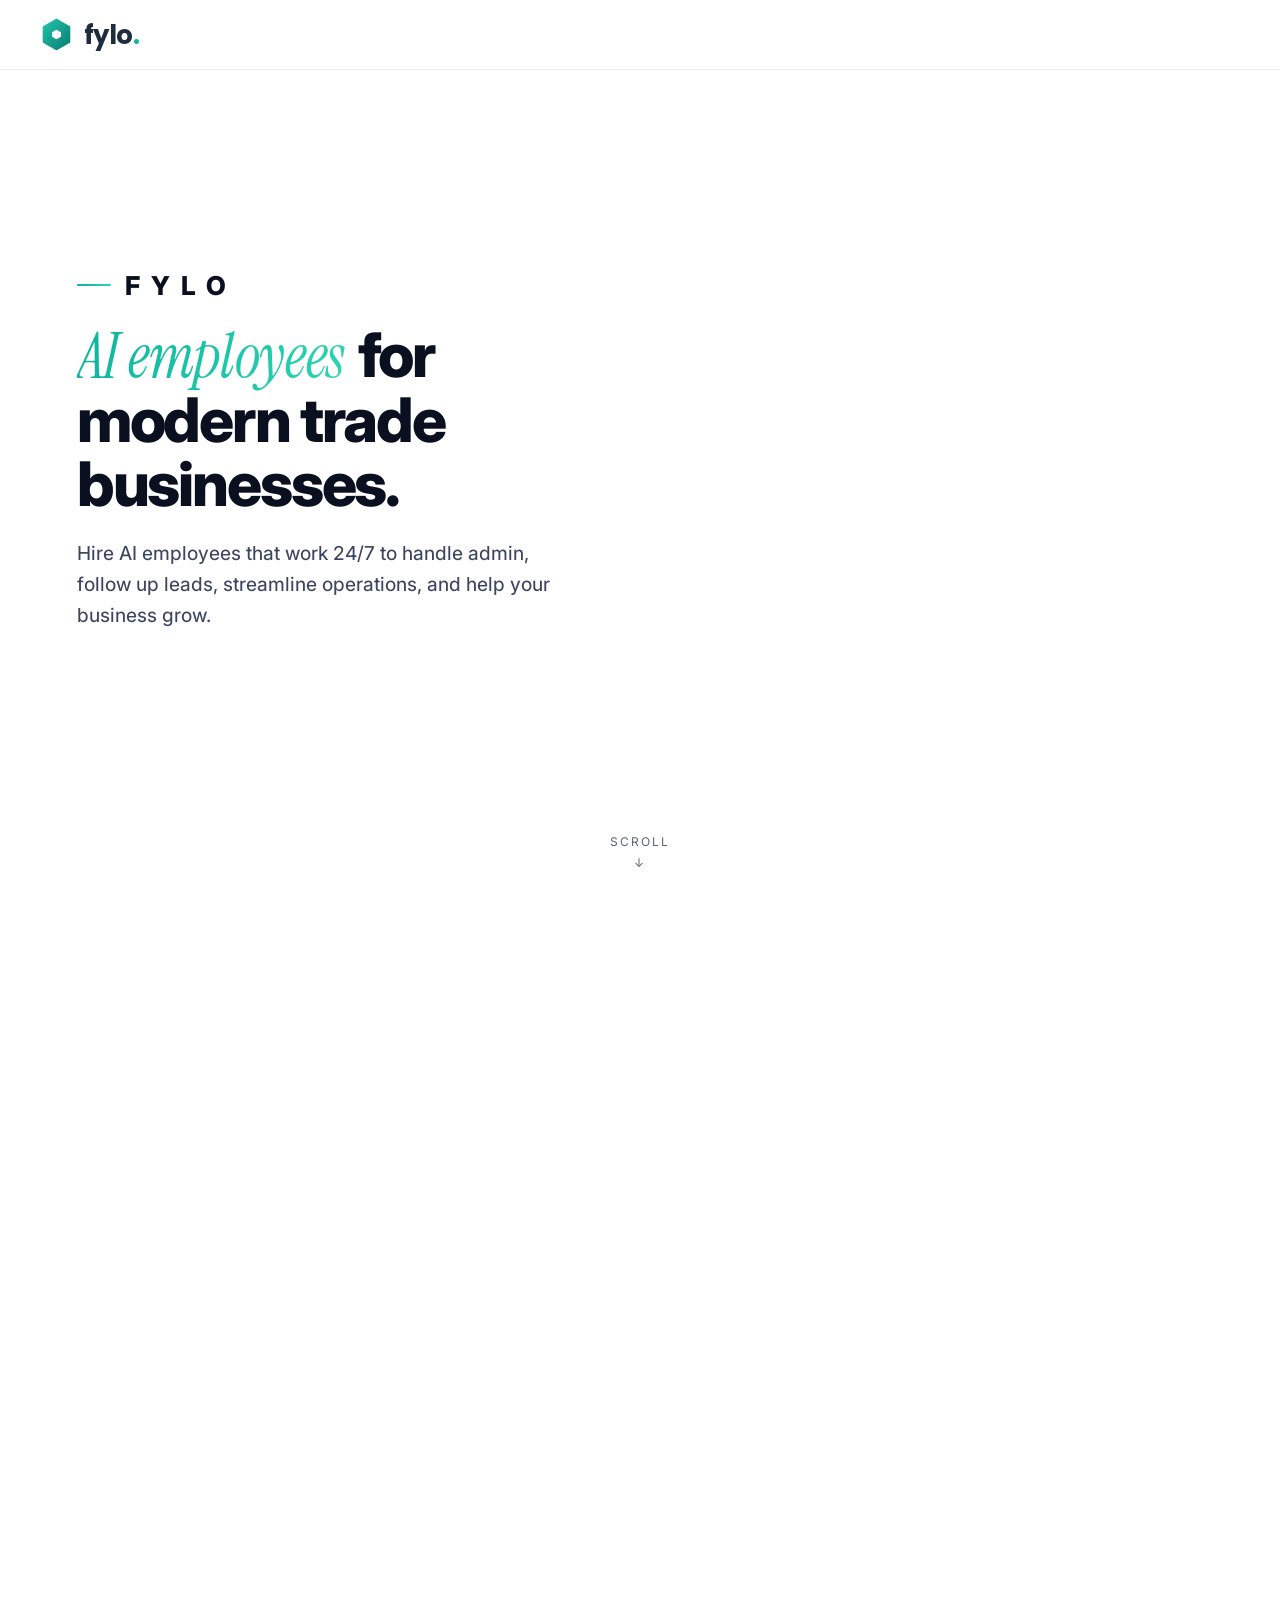
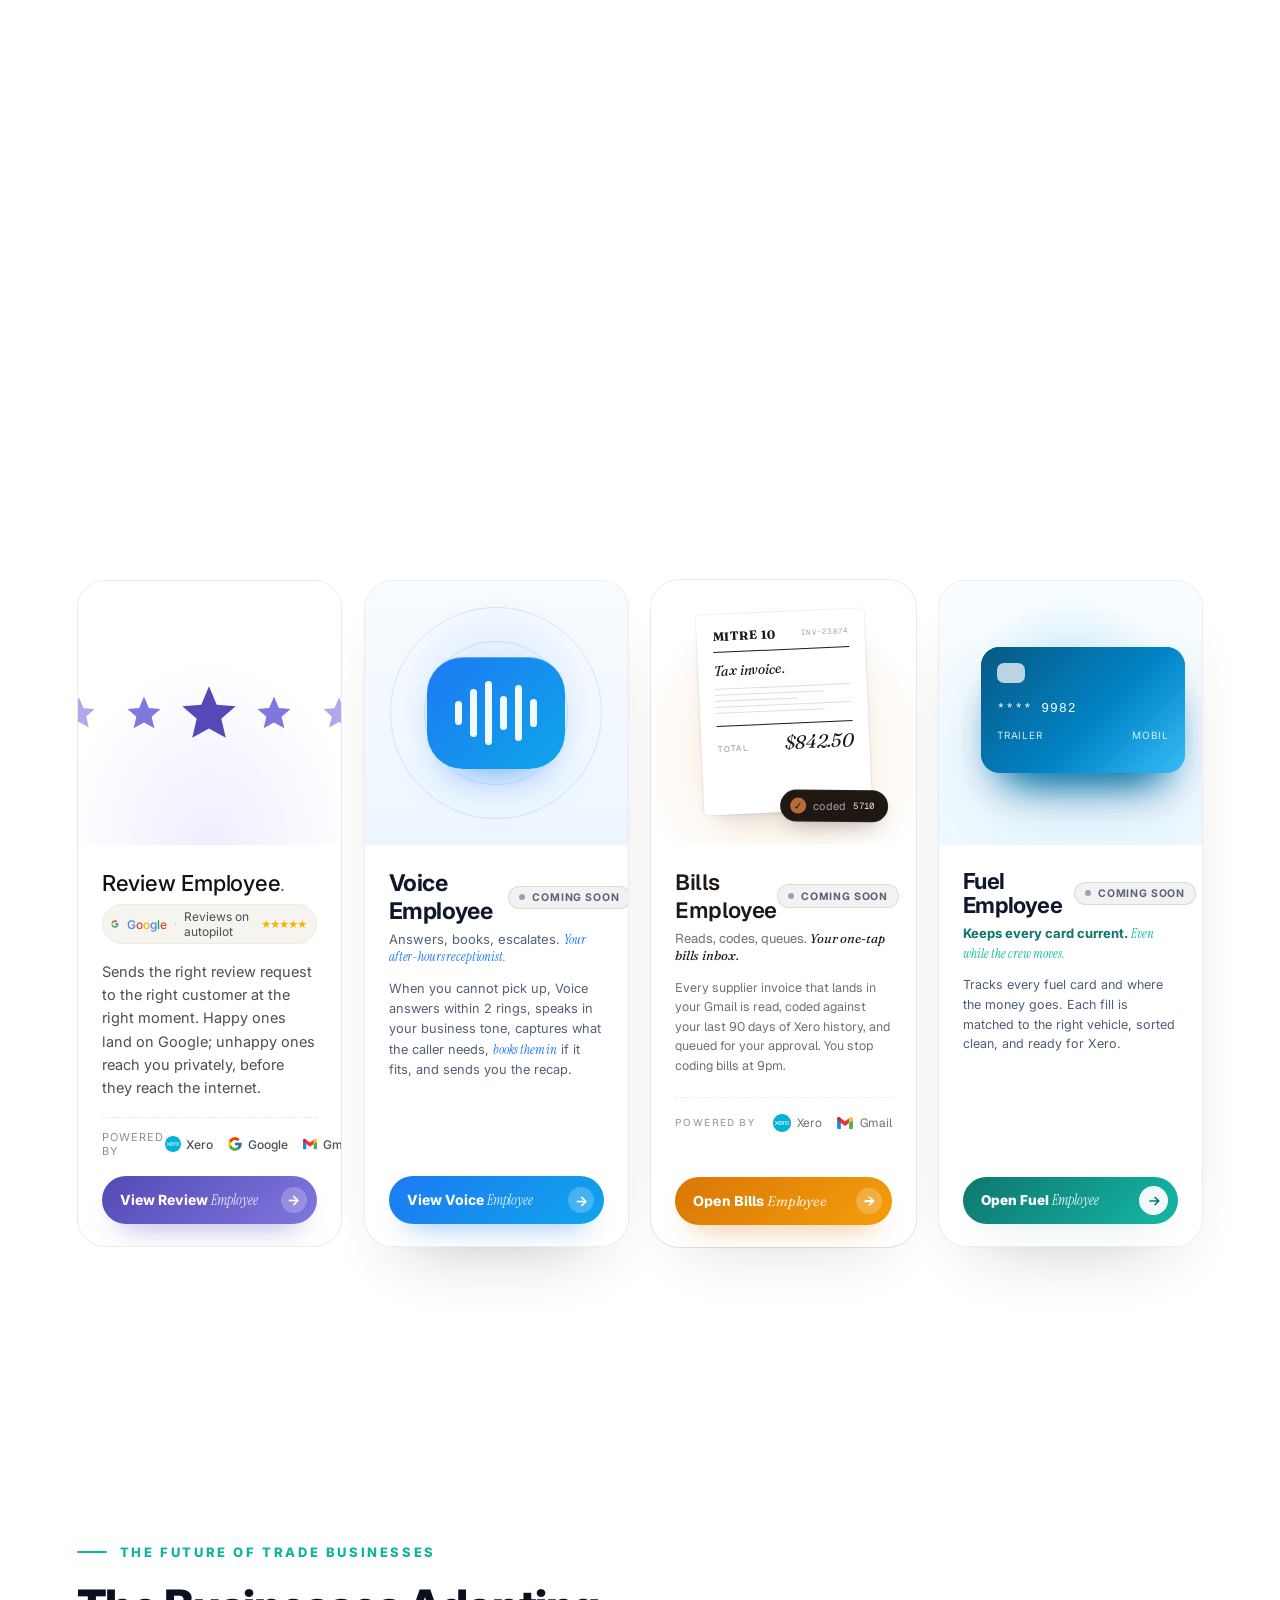
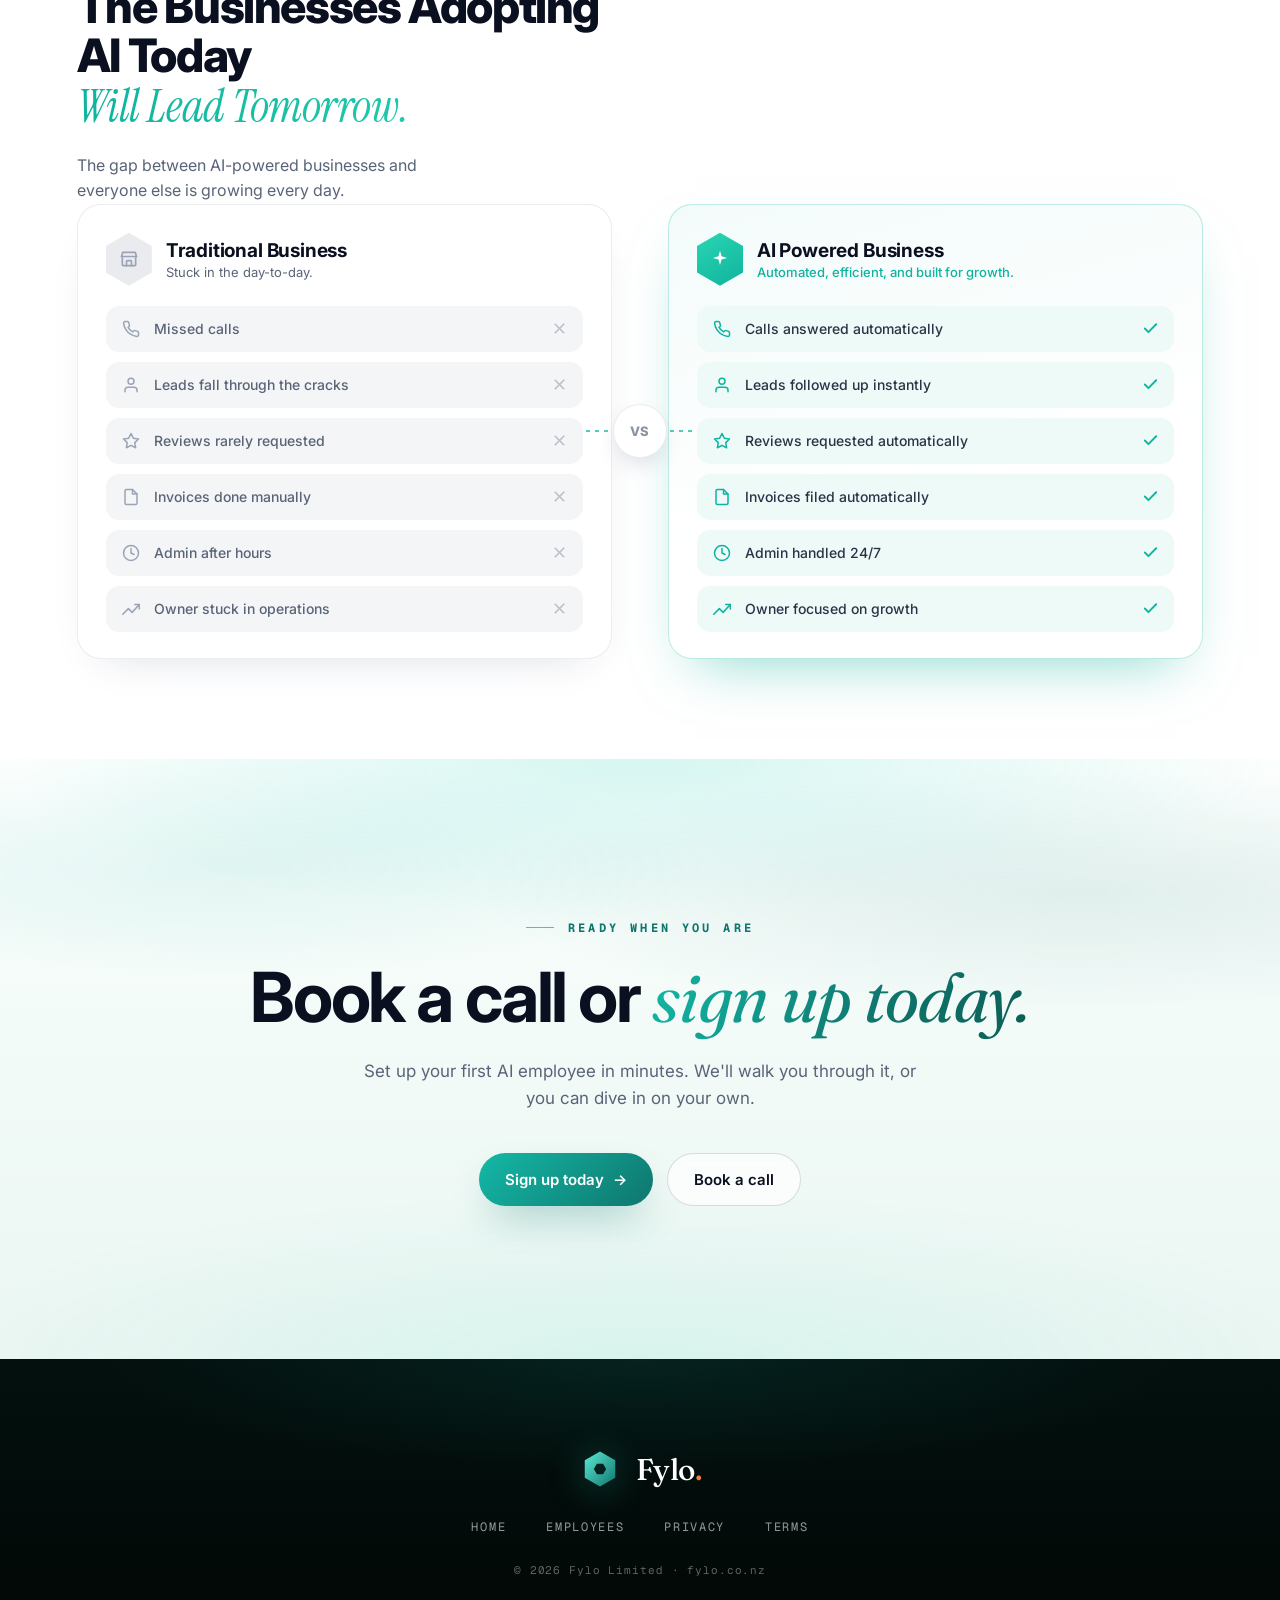
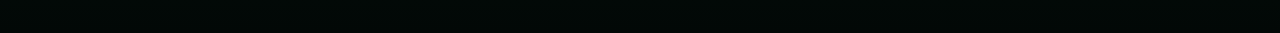
<file: index.html>
<!DOCTYPE html>
<html lang="en">
<head>
  <meta charset="UTF-8" />
  <meta name="viewport" content="width=device-width, initial-scale=1.0" />
  <title>Fylo</title>
  <link rel="icon" type="image/svg+xml" href="assets/fylo-mark.svg" />
  <link rel="preconnect" href="https://fonts.googleapis.com" />
  <link rel="preconnect" href="https://fonts.gstatic.com" crossorigin />
  <link href="https://fonts.googleapis.com/css2?family=Fraunces:ital,opsz,wght@0,9..144,400;0,9..144,500;0,9..144,600;1,9..144,400;1,9..144,500&family=Geist:wght@300;400;500;600;700&family=Geist+Mono:wght@400;500&family=Inter:wght@400;500;600;700;800&family=Instrument+Serif:ital@0;1&family=Playfair+Display:ital,wght@1,500;1,600;1,700&family=Poppins:wght@600;700&display=swap" rel="stylesheet" />
  <link rel="stylesheet" href="assets/stellar-card.css" />
  <link rel="stylesheet" href="assets/bills-card.css" />
  <link rel="stylesheet" href="assets/voice-card.css" />
  <link rel="stylesheet" href="assets/fuel-card.css" />
  <style>
    :root {
      --bg: #ffffff;
      --text: #0b1020;
      --muted: #5a6478;
      --line: rgba(11,16,32,.08);
      --teal: #0fb39e;
      --teal-2: #2bd6b2;
    }
    * { margin: 0; padding: 0; box-sizing: border-box; }
    html { scroll-behavior: smooth; }
    body {
      background: var(--bg);
      color: var(--text);
      font-family: "Inter", -apple-system, BlinkMacSystemFont, "Segoe UI", Roboto, sans-serif;
      -webkit-font-smoothing: antialiased;
      overflow-x: hidden;
    }
    a { color: inherit; }

    /* ---------- Nav ---------- */
    body > nav {
      position: fixed; top: 0; left: 0; right: 0; z-index: 100;
      display: flex; align-items: center;
      padding: 18px 40px;
      backdrop-filter: blur(12px);
      background: rgba(255,255,255,0.7);
      border-bottom: 1px solid var(--line);
    }
    .brand { display: flex; align-items: center; gap: 11px; }
    .brand svg { width: 33px; height: 33px; display: block; }
    .brand .wordmark { font-family: "Poppins", "Inter", sans-serif; font-weight: 700; font-size: 26px; letter-spacing: -0.02em; color: #1e2d3d; line-height: 1; }
    .brand .wordmark .dot { color: var(--teal); }

    /* ====== Pinned stage: spinning hexagon + cross-fading WORDS ====== */
    .stage { position: relative; height: 240vh; background: var(--bg); }
    .stage-pin { position: sticky; top: 0; height: 100vh; overflow: hidden; }
    .stage-grid { position: relative; height: 100%; display: flex; align-items: center; justify-content: flex-end; padding-right: 4vw; }

    /* left: two word layers that cross-fade in place (centered, beside the hexagon) */
    .stage-text { position: absolute; top: 0; bottom: 0; left: 0; width: min(52vw, 620px); }
    .text-layer { position: absolute; inset: 0; display: flex; flex-direction: column; justify-content: center; padding: 0 24px 0 6vw; }
    .emp-layer { opacity: 0; }

    .kicker, .emp-kicker {
      display: inline-flex; align-items: center; gap: 14px;
      font-size: 26px; font-weight: 800; letter-spacing: .42em; text-transform: uppercase;
      color: var(--text); margin-bottom: 22px;
    }
    .kicker::before, .emp-kicker::before {
      content: ""; width: 34px; height: 2px; border-radius: 2px;
      background: linear-gradient(90deg, var(--teal), var(--teal-2));
    }

    .hero-layer h1 { font-size: clamp(34px, 4.8vw, 62px); font-weight: 800; letter-spacing: -0.035em; line-height: 1.04; color: var(--text); }
    .hero-layer h1 .grad {
      font-family: "Instrument Serif", Georgia, serif; font-style: italic; font-weight: 400; letter-spacing: -0.005em; padding-right: .06em;
      background: linear-gradient(110deg, var(--teal), var(--teal-2)); -webkit-background-clip: text; background-clip: text; color: transparent;
    }
    .hero-layer p { margin-top: 22px; font-size: clamp(16px, 1.5vw, 20px); color: #3c4660; max-width: 480px; font-weight: 450; line-height: 1.6; }

    .emp-layer h2 { font-size: clamp(40px, 5vw, 70px); font-weight: 800; letter-spacing: -0.035em; line-height: 1.0; color: var(--text); }
    .emp-layer h2 .serif {
      display: block; font-family: "Instrument Serif", Georgia, serif; font-style: italic; font-weight: 400; letter-spacing: -0.01em; padding-right: .06em;
      background: linear-gradient(110deg, var(--teal), var(--teal-2)); -webkit-background-clip: text; background-clip: text; color: transparent;
    }
    .emp-layer .emp-sub { margin-top: 22px; color: #3c4660; font-size: 18px; line-height: 1.6; max-width: 430px; }

    /* right: spinning hexagon */
    .stage-hex { display: flex; align-items: center; justify-content: center; }
    .stage-hex video { width: auto; height: 84vh; max-width: 72vw; object-fit: contain; mix-blend-mode: multiply; }
    .stage-hex-img { display: none; }  /* desktop uses the video; img is the mobile fallback */

    .scroll-hint {
      position: fixed; bottom: 30px; left: 50%; transform: translateX(-50%);
      z-index: 50; color: var(--muted); font-size: 12px; letter-spacing: .18em; text-transform: uppercase;
      display: flex; flex-direction: column; align-items: center; gap: 6px;
      animation: float 2s ease-in-out infinite;
    }
    @keyframes float { 0%,100% { transform: translate(-50%, 0); } 50% { transform: translate(-50%, 7px); } }

    /* ====== Cards: directly under the heading ====== */
    .employees { position: relative; z-index: 2; background: #ffffff; margin-top: 0; padding: 20px 6vw 140px; }
    .emp-grid { max-width: 1480px; margin: 0 auto; }
    .emp-head { max-width: 720px; margin: 0 auto 56px; text-align: center; padding: 0 20px; }
    .emp-eyebrow { display: inline-flex; align-items: center; gap: 13px; font-size: 12px; font-weight: 800; letter-spacing: 0.32em; text-transform: uppercase; color: var(--muted); margin-bottom: 20px; }
    .emp-eyebrow::before { content: ""; width: 28px; height: 2px; border-radius: 2px; background: linear-gradient(90deg, var(--teal), var(--teal-2)); }
    .emp-title { font-size: clamp(34px, 3.4vw, 50px); font-weight: 800; letter-spacing: -0.035em; line-height: 1.05; color: var(--text); margin-bottom: 18px; }
    .emp-title .emp-serif { font-family: "Instrument Serif", Georgia, serif; font-style: italic; font-weight: 400; letter-spacing: -0.01em; background: linear-gradient(110deg, var(--teal), var(--teal-2)); -webkit-background-clip: text; background-clip: text; color: transparent; padding-right: .04em; }
    .emp-lead { font-size: 17px; line-height: 1.6; color: #4a5468; max-width: 580px; margin: 0 auto; }
    .emp-cards { display: grid; grid-template-columns: repeat(4, 1fr); gap: 22px; align-items: stretch; perspective: 1200px; }
    @media (max-width: 1200px) { .emp-cards { grid-template-columns: repeat(2, 1fr); gap: 32px; } }
    @media (max-width: 760px) { .emp-head { margin-bottom: 40px; } .emp-lead { font-size: 15.5px; } }
    /* Coming soon badge — shared across Voice, Bills, Fuel cards */
    .coming-soon {
      display: inline-flex; align-items: center; gap: 7px;
      padding: 4px 10px; border-radius: 999px;
      background: rgba(11,16,32,0.05); border: 1px solid rgba(11,16,32,0.10);
      font-size: 10.5px; font-weight: 700; letter-spacing: 0.08em; text-transform: uppercase;
      color: #5a6478; white-space: nowrap;
    }
    .coming-soon::before {
      content: ""; width: 6px; height: 6px; border-radius: 50%;
      background: #94a3b8;
    }
    .ecard {
      position: relative; display: flex; align-items: center; gap: 26px;
      padding: 30px 34px; border-radius: 24px; overflow: hidden; isolation: isolate;
      /* frosted glass base with a soft top-left sheen */
      background:
        linear-gradient(135deg, rgba(255,255,255,.72) 0%, rgba(255,255,255,0) 34%),
        linear-gradient(140deg, rgba(255,255,255,.82), rgba(255,255,255,.5));
      backdrop-filter: blur(22px) saturate(1.25); -webkit-backdrop-filter: blur(22px) saturate(1.25);
      border: 1px solid rgba(255,255,255,.9);
      /* pop off the page */
      box-shadow: 0 34px 64px rgba(30,40,80,.16), 0 4px 12px rgba(30,40,80,.06), inset 0 1px 1px rgba(255,255,255,1);
      transition: transform .45s cubic-bezier(.34,1.56,.64,1), box-shadow .4s ease;
    }
    .ecard:hover { transform: translateY(-14px) scale(1.035); box-shadow: 0 62px 110px rgba(30,40,80,.28), 0 10px 24px rgba(30,40,80,.1), inset 0 1px 1px rgba(255,255,255,1); }
    /* bold diagonal colour wash */
    .ecard::before { content: ""; position: absolute; inset: 0; z-index: 0; pointer-events: none; background: linear-gradient(120deg, var(--c) -10%, transparent 74%); opacity: .42; }
    /* folded colour corner */
    .ecard::after { content: ""; position: absolute; top: 0; left: 0; z-index: 1; width: 0; height: 0; border-top: 30px solid var(--c); border-right: 30px solid transparent; opacity: .95; }
    /* glassy light-sweep on hover */
    .ecard .shine { position: absolute; inset: 0; z-index: 3; overflow: hidden; border-radius: inherit; pointer-events: none; }
    .ecard .shine::before { content: ""; position: absolute; top: -60%; left: -40%; width: 36%; height: 220%;
      background: linear-gradient(100deg, transparent, rgba(255,255,255,.65), transparent); transform: translateX(-220%) rotate(9deg); }
    .ecard:hover .shine::before { transition: transform .85s cubic-bezier(.3,.6,.2,1); transform: translateX(560%) rotate(9deg); }

    .ecard .eico { position: relative; z-index: 2; flex: 0 0 auto; width: 56px; height: 56px; border-radius: 16px; display: grid; place-items: center;
      color: var(--c); background: rgba(255,255,255,.55); border: 1px solid rgba(255,255,255,.85); box-shadow: inset 0 1px 1px rgba(255,255,255,.95), 0 6px 16px rgba(30,40,80,.08); backdrop-filter: blur(6px); }
    .ecard .eico svg { width: 25px; height: 25px; }
    .ecard .ebody { position: relative; z-index: 2; flex: 1 1 auto; min-width: 0; }
    .ecard .enum { font-family: ui-monospace, "SF Mono", Menlo, Consolas, monospace; font-size: 12px; font-weight: 700; letter-spacing: .18em; color: var(--c); text-transform: uppercase; }
    .ecard .soon { display: inline-block; margin-left: 9px; font-family: "Inter", sans-serif; font-size: 10px; font-weight: 700; letter-spacing: .08em; padding: 3px 9px; border-radius: 999px; color: #7c8290; background: rgba(255,255,255,.7); text-transform: uppercase; vertical-align: middle; }
    .ecard.is-soon { opacity: .85; }
    .ecard h3 { font-family: "Playfair Display", Georgia, serif; font-weight: 600; font-size: 28px; color: var(--text); margin: 6px 0 3px; letter-spacing: -0.01em; }
    .ecard .role { font-size: 11px; font-weight: 700; letter-spacing: .16em; text-transform: uppercase; color: var(--teal); }
    .ecard p { margin-top: 11px; color: #51596b; font-size: 14.5px; line-height: 1.55; max-width: 380px; }
    .ecard .meet { display: inline-flex; align-items: center; gap: 9px; margin-top: 20px; padding: 12px 20px; border-radius: 12px;
      background: #14181f; color: #fff; font-size: 11.5px; font-weight: 700; letter-spacing: .12em; text-transform: uppercase; text-decoration: none;
      box-shadow: 0 8px 20px rgba(20,24,31,.22); transition: background .2s, transform .2s, box-shadow .2s; }
    .ecard .meet:hover { background: #000; transform: translateX(3px); box-shadow: 0 10px 26px rgba(20,24,31,.3); }
    .ecard .meet svg { width: 14px; height: 14px; }
    .ecard .meet.soon-btn { background: rgba(255,255,255,.7); color: #7c8290; box-shadow: none; cursor: default; pointer-events: none; }

    .reveal { opacity: 0; transform: translateY(30px); transition: opacity .7s cubic-bezier(.2,.7,.2,1), transform .7s cubic-bezier(.2,.7,.2,1); }
    .reveal.in { opacity: 1; transform: none; }
    .emp-cards .ecard:nth-child(1) { transition-delay: .04s; }
    .emp-cards .ecard:nth-child(2) { transition-delay: .11s; }
    .emp-cards .ecard:nth-child(3) { transition-delay: .18s; }
    .emp-cards .ecard:nth-child(4) { transition-delay: .25s; }

    /* staggered 3D pop-out as the cards scroll into view */
    .ecard.reveal.in { animation: ecardPop .8s cubic-bezier(.34,1.56,.64,1) backwards; }
    .emp-cards .ecard:nth-child(1).in { animation-delay: 0s; }
    .emp-cards .ecard:nth-child(2).in { animation-delay: .15s; }
    .emp-cards .ecard:nth-child(3).in { animation-delay: .30s; }
    .emp-cards .ecard:nth-child(4).in { animation-delay: .45s; }
    @keyframes ecardPop {
      0%   { opacity: 0; transform: translateZ(0) scale(.82); }
      55%  { opacity: 1; transform: translateZ(45px) scale(1.05); }
      100% { opacity: 1; transform: translateZ(0) scale(1); }
    }
    @media (prefers-reduced-motion: reduce) {
      .ecard.reveal.in { animation: none; }
    }

    /* ====== Future: Traditional vs AI comparison ====== */
    .future { background: #ffffff; padding: 90px 6vw 100px; position: relative; }
    .future-inner { max-width: 1300px; margin: 0 auto; position: relative; }

    /* top: copy + floating video */
    .future-top { display: grid; grid-template-columns: 1fr 1fr; gap: 40px; align-items: center; margin-top: 24px; margin-bottom: 0; }
    .future-head { margin-top: 36px; }
    .future-kicker { display: inline-flex; align-items: center; gap: 13px; font-size: 13px; font-weight: 800; letter-spacing: .2em; text-transform: uppercase; color: var(--teal); margin-bottom: 22px; }
    .future-kicker::before { content: ""; width: 30px; height: 2px; border-radius: 2px; background: var(--teal); }
    .future-head h2 { font-size: clamp(32px, 3.6vw, 50px); font-weight: 800; letter-spacing: -0.03em; line-height: 1.06; color: var(--text); }
    .future-head h2 .serif { display: block; margin-top: 2px; font-family: "Instrument Serif", Georgia, serif; font-style: italic; font-weight: 400; letter-spacing: -0.01em;
      background: linear-gradient(110deg, var(--teal), var(--teal-2)); -webkit-background-clip: text; background-clip: text; color: transparent; }
    .future-head p { margin-top: 22px; font-size: 16px; line-height: 1.6; color: var(--muted); max-width: 400px; }
    .future-hex { display: flex; align-items: center; justify-content: center; }
    .future-hex video { width: min(420px, 100%); height: auto; display: block; mix-blend-mode: multiply; }

    /* hexagon header / cta icons */
    .hexico { width: 46px; height: 53px; flex: 0 0 auto; display: grid; place-items: center; position: relative;
      clip-path: polygon(50% 0, 100% 25%, 100% 75%, 50% 100%, 0 75%, 0 25%); }
    .hexico svg { width: 20px; height: 20px; position: relative; z-index: 1; }
    .hexico.grey { background: #e9ebef; color: #9aa4b6; }
    .hexico.teal { background: linear-gradient(150deg, var(--teal-2), var(--teal)); color: #fff; }
    .hexico.outline { background: linear-gradient(150deg, var(--teal-2), var(--teal)); color: var(--teal); }
    .hexico.outline::before { content: ""; position: absolute; inset: 2px; background: #fff; clip-path: inherit; }

    /* comparison grid */
    .vs-grid { display: grid; grid-template-columns: 1fr 1fr; gap: 56px; position: relative; }
    .vs-card { border-radius: 24px; padding: 28px 28px 26px; background: #ffffff; }
    .vs-card.trad { border: 1px solid rgba(20,30,60,.08); box-shadow: 0 18px 44px -28px rgba(30,45,90,.22); }
    .vs-card.ai { border: 1px solid color-mix(in srgb, var(--teal) 26%, transparent);
      background: linear-gradient(165deg, color-mix(in srgb, var(--teal) 5%, white), #ffffff 60%);
      box-shadow: 0 26px 56px -28px color-mix(in srgb, var(--teal) 55%, transparent); }
    .vs-head { display: flex; align-items: center; gap: 14px; margin-bottom: 20px; }
    .vs-head h3 { font-size: 19px; font-weight: 700; letter-spacing: -0.01em; color: var(--text); }
    .vs-head .vsub { margin-top: 2px; font-size: 13px; color: var(--muted); }
    .vs-card.ai .vs-head .vsub { color: var(--teal); font-weight: 500; }
    .vs-list { list-style: none; display: flex; flex-direction: column; gap: 10px; }
    .vs-row { display: flex; align-items: center; gap: 13px; padding: 13px 15px; border-radius: 13px; }
    .vs-row .ri { flex: 0 0 auto; width: 20px; height: 20px; display: grid; place-items: center; }
    .vs-row .ri svg { width: 18px; height: 18px; }
    .vs-row .rl { flex: 1 1 auto; min-width: 0; font-size: 14px; font-weight: 500; }
    .vs-row .rm { flex: 0 0 auto; width: 18px; height: 18px; display: grid; place-items: center; }
    .vs-row .rm svg { width: 17px; height: 17px; }
    .vs-card.trad .vs-row { background: #f4f5f7; }
    .vs-card.trad .vs-row .ri { color: #9aa4b6; }
    .vs-card.trad .vs-row .rl { color: #5a6478; }
    .vs-card.trad .vs-row .rm { color: #bcc2cc; }
    .vs-card.ai .vs-row { background: color-mix(in srgb, var(--teal) 7%, white); }
    .vs-card.ai .vs-row .ri { color: var(--teal); }
    .vs-card.ai .vs-row .rl { color: #2a3346; }
    .vs-card.ai .vs-row .rm { color: var(--teal); }

    /* VS badge + connector */
    .vs-badge { position: absolute; left: 50%; top: 50%; transform: translate(-50%, -50%); z-index: 3;
      width: 54px; height: 54px; border-radius: 50%; background: #fff; border: 1px solid var(--line);
      box-shadow: 0 10px 24px -8px rgba(30,45,90,.22); display: grid; place-items: center;
      font-size: 13px; font-weight: 800; letter-spacing: .04em; color: #8a93a3; }
    .vs-badge::before, .vs-badge::after { content: ""; position: absolute; top: 50%; transform: translateY(-50%); width: 24px; height: 2px;
      background: repeating-linear-gradient(90deg, var(--teal) 0 4px, transparent 4px 9px); opacity: .7; }
    .vs-badge::before { right: 100%; margin-right: 4px; }
    .vs-badge::after { left: 100%; margin-left: 4px; }

@media (max-width: 760px) {
      .future { padding: 60px 20px 70px; }
      .future-top { grid-template-columns: 1fr; gap: 22px; margin-top: 0; margin-bottom: 36px; }
      .future-head { margin-top: 0; }
      .future-head p { max-width: none; }
      .future-hex video { width: 70vw; max-width: 300px; }
      .vs-grid { grid-template-columns: 1fr; gap: 64px; }
      .vs-badge::before, .vs-badge::after { display: none; }
      body > nav { padding: 14px 20px; }

      /* Hero: clean static vertical stack on mobile — headline, copy, then a
         centred floating hexagon. No pinned scroll-scrub (disabled in JS). */
      .stage { height: auto; }
      .stage-pin { position: static; height: auto; overflow: visible; }
      .stage-grid { display: flex; flex-direction: column; align-items: stretch; justify-content: flex-start; padding: 96px 0 10px; height: auto; position: static; }
      .stage-text { position: static; width: auto; height: auto; }
      .text-layer { position: static; inset: auto; opacity: 1 !important; transform: none !important; padding: 0 24px; justify-content: flex-start; }
      .emp-layer { display: none; }
      .hero-layer h1 { font-size: clamp(32px, 8.4vw, 46px); }
      .hero-layer p { font-size: 15px; max-width: none; margin-top: 18px; }
      .kicker { font-size: 14px; letter-spacing: .3em; margin-bottom: 16px; }
      .stage-hex { position: static; height: auto; margin-top: 28px; align-items: center; justify-content: center; padding: 0 18px; }
      .stage-hex video { display: none; }
      .stage-hex-img { display: block; width: 76vw; max-width: 330px; height: auto; mix-blend-mode: multiply; }
      .scroll-hint { display: none; }

      .employees { margin-top: 0; padding: 30px 22px 90px; }
      .emp-cards { grid-template-columns: 1fr; }
      .ecard { gap: 16px; padding: 22px; }
      .ecard p { max-width: none; }
    }

    /* Phone breakpoint — tighter spacing for ~360-540px viewports */
    @media (max-width: 540px) {
      body > nav { padding: 12px 16px; }
      .brand svg { width: 28px; height: 28px; }
      .brand .wordmark { font-size: 22px; }
      .nav-cta { padding: 8px 14px; font-size: 13px; }

      .stage-grid { padding: 86px 0 6px; }
      .stage-hex { margin-top: 20px; }
      .stage-hex-img { width: 80vw; max-width: 290px; }
      .text-layer { padding: 0 18px; }
      .hero-layer h1 { font-size: clamp(28px, 8.8vw, 40px); }
      .hero-layer p { font-size: 14.5px; }
      .kicker { font-size: 12px; letter-spacing: .28em; margin-bottom: 14px; }

      .employees { padding: 24px 16px 70px; }

      .future { padding: 56px 18px 64px; }
      .future-head h2 { font-size: 32px; }
      .future-head p { font-size: 15px; }
      .future-hex video { width: 60vw; max-width: 240px; }
      .vs-grid { gap: 32px; }
      .vs-badge { display: none; }
      .vs-card { padding: 22px 18px 20px; }
      .vs-head h3 { font-size: 17px; }

      .aurora-cta { padding: 80px 18px 80px; }
      .aurora-eyebrow { font-size: 11px; letter-spacing: .22em; margin-bottom: 20px; }
      .aurora-cta h2 { font-size: 36px; }
      .aurora-cta .lead { font-size: 15.5px; margin: 22px auto 30px; }
      .aurora-actions { gap: 10px; width: 100%; }
      .aurora-btn { padding: 14px 20px; font-size: 14.5px; }
      .aurora-btn.primary, .aurora-btn.ghost { flex: 1 1 auto; justify-content: center; }

      .foot { padding: 48px 0 36px; }
      .foot .foot-inner { padding: 0 20px; gap: 22px; }
      .foot-brand-mark { font-size: 26px; gap: 11px; }
      .foot-brand-mark svg { width: 38px; height: 38px; }
      .foot-links { gap: 18px; font-size: 11px; }
      .foot-base { font-size: 10.5px; }

      /* Coming soon pill — slightly tighter so it doesn't crowd the card title */
      .coming-soon { padding: 3px 9px; font-size: 9.5px; }
    }

    /* ====== Page loader (Fylo hex dots) ====== */
    .fylo-loader {
      position: fixed; inset: 0; z-index: 9999;
      display: flex; align-items: center; justify-content: center;
      background: #ffffff;
      transition: opacity .6s ease, visibility .6s ease;
    }
    .fylo-loader.is-hidden { opacity: 0; visibility: hidden; pointer-events: none; }
    .fl-dots { display: flex; gap: 14px; }
    .fl-dots span {
      width: 18px; height: 21px;
      background: linear-gradient(150deg, var(--teal-2), var(--teal));
      clip-path: polygon(50% 0, 100% 25%, 100% 75%, 50% 100%, 0 75%, 0 25%);
      animation: fl-bounce 1.2s ease-in-out infinite;
      transform-origin: center;
    }
    .fl-dots span:nth-child(2) { animation-delay: .15s; }
    .fl-dots span:nth-child(3) { animation-delay: .30s; }
    @keyframes fl-bounce {
      0%, 80%, 100% { transform: translateY(0) scale(.85); opacity: .55; }
      40% { transform: translateY(-14px) scale(1); opacity: 1; }
    }

    /* Shared dark-theme tokens for CTA + footer */
    .aurora-cta-section, .foot {
      --foot-display: "Fraunces", "Times New Roman", serif;
      --foot-mono: "Geist Mono", "JetBrains Mono", ui-monospace, "SF Mono", Menlo, monospace;
      --foot-teal: #2dd4bf;
      --foot-sienna: #f0813f;
    }

    /* ====== Standalone CTA section (light teal aurora — page content) ====== */
    .aurora-cta-section {
      position: relative; isolation: isolate; overflow: hidden;
      color: var(--text);
      background:
        radial-gradient(ellipse 70% 38% at 50% 0%, rgba(45,212,191,0.18), transparent 70%),
        radial-gradient(ellipse 50% 24% at 18% 18%, rgba(20,184,166,0.10), transparent 75%),
        radial-gradient(ellipse 60% 26% at 84% 22%, rgba(15,118,110,0.10), transparent 78%),
        radial-gradient(ellipse 80% 40% at 50% 100%, rgba(45,212,191,0.10), transparent 70%),
        linear-gradient(180deg, #fbfefd 0%, #f1faf7 55%, #ebf6f2 100%);
    }
    .aurora-cta {
      max-width: 1100px; margin: 0 auto; padding: clamp(96px, 12vw, 160px) 6vw clamp(96px, 12vw, 160px);
      text-align: center; position: relative;
    }
    .aurora-eyebrow {
      display: inline-flex; align-items: center; gap: 14px;
      font-family: var(--foot-mono);
      font-size: 12px; font-weight: 700; letter-spacing: 0.28em; text-transform: uppercase;
      color: #0f766e; margin-bottom: 26px;
    }
    .aurora-eyebrow::before { content: ""; width: 28px; height: 1px; background: #0f766e; opacity: .55; }
    .aurora-cta h2 {
      font-size: clamp(40px, 5.4vw, 72px); font-weight: 700; letter-spacing: -0.035em; line-height: 1.04;
      color: var(--text); margin: 0 auto; max-width: 900px;
    }
    .aurora-cta h2 .serif {
      font-family: var(--foot-display); font-style: italic; font-weight: 400; letter-spacing: -0.01em;
      background: linear-gradient(110deg, #14b8a6, #0f766e 60%, #0c5f55);
      -webkit-background-clip: text; background-clip: text; color: transparent;
    }
    .aurora-cta .lead {
      margin: 24px auto 40px; max-width: 560px;
      font-size: 17px; line-height: 1.62; color: var(--muted);
    }
    .aurora-actions { display: inline-flex; gap: 14px; flex-wrap: wrap; justify-content: center; }
    .aurora-btn {
      display: inline-flex; align-items: center; gap: 10px;
      font-size: 15px; font-weight: 600; letter-spacing: -0.005em; text-decoration: none;
      padding: 16px 26px; border-radius: 999px;
      transition: transform .25s cubic-bezier(.2,.7,.2,1), box-shadow .25s, background .25s, border-color .25s;
    }
    .aurora-btn.primary {
      background: linear-gradient(135deg, #14b8a6, #0f766e);
      color: #ffffff;
      box-shadow: 0 18px 40px -14px rgba(15,118,110,0.45);
    }
    .aurora-btn.primary:hover { transform: translateY(-2px); box-shadow: 0 24px 50px -14px rgba(15,118,110,0.6); }
    .aurora-btn.primary .arw { transition: transform .25s; }
    .aurora-btn.primary:hover .arw { transform: translateX(3px); }
    .aurora-btn.ghost {
      color: var(--text); border: 1px solid rgba(11,16,32,0.14);
      background: rgba(255,255,255,0.7); backdrop-filter: blur(8px);
    }
    .aurora-btn.ghost:hover { background: #ffffff; border-color: rgba(11,16,32,0.28); }

    /* ====== Standalone footer (solid deep teal, separate from CTA) ====== */
    .foot {
      padding: clamp(56px, 8vw, 88px) 0 clamp(40px, 6vw, 56px);
      position: relative;
      color: #e6f2ee;
      background:
        radial-gradient(ellipse 60% 60% at 50% 0%, rgba(15,118,110,0.18), transparent 70%),
        linear-gradient(180deg, #03100e 0%, #020806 100%);
    }
    .foot .foot-inner {
      max-width: 1300px; margin: 0 auto; padding: 0 6vw;
      display: flex; flex-direction: column; align-items: center; gap: 28px; text-align: center;
    }
    .foot-brand-mark {
      display: inline-flex; align-items: center; gap: 14px;
      font-family: var(--foot-display);
      font-size: 30px; font-weight: 500; letter-spacing: -0.02em;
      color: #ffffff; text-decoration: none;
    }
    .foot-brand-mark svg { width: 44px; height: 44px; display: block; filter: drop-shadow(0 4px 18px rgba(45,212,191,0.35)); }
    .foot-brand-mark .dot { color: var(--foot-sienna); }
    .foot-links {
      display: flex; gap: clamp(20px, 4vw, 40px); flex-wrap: wrap; justify-content: center;
      font-family: var(--foot-mono);
      font-size: 12px; letter-spacing: 0.14em; text-transform: uppercase;
    }
    .foot-links a {
      color: rgba(230,242,238,0.62); text-decoration: none;
      transition: color 200ms ease;
    }
    .foot-links a:hover { color: var(--foot-teal); }
    .foot-base {
      font-family: var(--foot-mono);
      font-size: 11px; letter-spacing: 0.08em; color: rgba(230,242,238,0.4);
    }
  </style>
</head>
<body>

  <!-- Page loader -->
  <div class="fylo-loader" id="fyloLoader" aria-hidden="true">
    <div class="fl-dots"><span></span><span></span><span></span></div>
  </div>
  <script>
    (function () {
      var loader = document.getElementById('fyloLoader');
      if (!loader) return;
      var hide = function () { loader.classList.add('is-hidden'); };
      // Hide once everything (incl. the heavy hero video) has loaded.
      if (document.readyState === 'complete') {
        setTimeout(hide, 400);
      } else {
        window.addEventListener('load', function () { setTimeout(hide, 400); });
      }
      // Failsafe — never trap the user behind the loader for more than 3s.
      setTimeout(hide, 3000);
    })();
  </script>

  <nav>
    <div class="brand">
      <svg viewBox="0 0 100 100" aria-label="Fylo">
        <defs>
          <linearGradient id="hexg" x1="0" y1="0" x2="1" y2="1">
            <stop offset="0" stop-color="#22c4ab" />
            <stop offset="1" stop-color="#0a7d71" />
          </linearGradient>
        </defs>
        <path fill="url(#hexg)" fill-rule="evenodd" stroke="url(#hexg)" stroke-width="4" stroke-linejoin="round"
          d="M50 4 L89.8 27 L89.8 73 L50 96 L10.2 73 L10.2 27 Z M50 33 L65.6 42 L65.6 58 L50 67 L34.4 58 L34.4 42 Z" />
      </svg>
      <span class="wordmark">fylo<span class="dot">.</span></span>
    </div>
  </nav>

  <!-- Pinned stage: words cross-fade beside the spinning hexagon -->
  <div class="stage" id="stage">
    <div class="stage-pin">
      <div class="stage-grid">
        <div class="stage-text">
          <div class="text-layer hero-layer" id="heroLayer">
            <span class="kicker">Fylo</span>
            <h1><span class="grad">AI employees</span> for modern trade businesses.</h1>
            <p>Hire AI employees that work 24/7 to handle admin, follow up leads, streamline operations, and help your business grow.</p>
          </div>
          <div class="text-layer emp-layer" id="empLayer">
            <span class="emp-kicker">Fylo</span>
            <h2>Meet your<span class="serif">AI Employees.</span></h2>
            <p class="emp-sub">Each AI employee handles a part of your business so you can focus on the work that matters.</p>
          </div>
        </div>
        <div class="stage-hex" id="stageHex">
          <video id="scrubVideo" src="assets/hexpoo-teal5.mp4" muted playsinline preload="auto"></video>
          <img class="stage-hex-img" src="assets/hexagon-hero.png" alt="" aria-hidden="true" />
        </div>
      </div>
    </div>
    <div class="scroll-hint" id="scrollHint"><span>Scroll</span><span>↓</span></div>
  </div>

  <!-- Cards directly under the heading -->
  <section class="employees" id="employees">
    <div class="emp-grid">
      <div class="emp-cards">
        <a class="stl-card reveal" href="showcase/reviews-about.html">
          <div class="stl-stage">
            <div class="stl-pulse"></div>
            <div class="stl-stars">
              <span class="stl-star" data-i="0"><svg viewBox="0 0 24 24" fill="currentColor"><path d="M12 2l2.9 6.9 7.1.6-5.4 4.7 1.7 7.1L12 17.8 5.7 21.3l1.7-7.1L2 9.5l7.1-.6L12 2z"/></svg></span>
              <span class="stl-star" data-i="1"><svg viewBox="0 0 24 24" fill="currentColor"><path d="M12 2l2.9 6.9 7.1.6-5.4 4.7 1.7 7.1L12 17.8 5.7 21.3l1.7-7.1L2 9.5l7.1-.6L12 2z"/></svg></span>
              <span class="stl-star" data-i="2"><svg viewBox="0 0 24 24" fill="currentColor"><path d="M12 2l2.9 6.9 7.1.6-5.4 4.7 1.7 7.1L12 17.8 5.7 21.3l1.7-7.1L2 9.5l7.1-.6L12 2z"/></svg></span>
              <span class="stl-star" data-i="3"><svg viewBox="0 0 24 24" fill="currentColor"><path d="M12 2l2.9 6.9 7.1.6-5.4 4.7 1.7 7.1L12 17.8 5.7 21.3l1.7-7.1L2 9.5l7.1-.6L12 2z"/></svg></span>
              <span class="stl-star" data-i="4"><svg viewBox="0 0 24 24" fill="currentColor"><path d="M12 2l2.9 6.9 7.1.6-5.4 4.7 1.7 7.1L12 17.8 5.7 21.3l1.7-7.1L2 9.5l7.1-.6L12 2z"/></svg></span>
              <span class="stl-sparkle"></span>
              <span class="stl-sparkle"></span>
              <span class="stl-sparkle"></span>
              <span class="stl-sparkle"></span>
              <span class="stl-sparkle"></span>
            </div>
          </div>
          <div class="stl-body">
            <div class="stl-head">
              <div>
                <div class="stl-brand-name">Review Employee<em>.</em></div>
                <div class="stl-gsubtitle">
                  <svg class="stl-glogo" viewBox="0 0 24 24" aria-hidden="true">
                    <path d="M22.5 12.25c0-.78-.07-1.53-.2-2.25H12v4.26h5.9a5.04 5.04 0 01-2.19 3.31v2.75h3.54c2.07-1.91 3.25-4.72 3.25-8.07z" fill="#4285F4" />
                    <path d="M12 23c2.97 0 5.46-.98 7.28-2.66l-3.54-2.75c-.98.66-2.23 1.05-3.74 1.05-2.87 0-5.3-1.94-6.17-4.54H2.18v2.85A11 11 0 0012 23z" fill="#34A853" />
                    <path d="M5.83 14.1A6.6 6.6 0 015.5 12c0-.73.13-1.44.33-2.1V7.05H2.18A10.99 10.99 0 001 12c0 1.78.43 3.46 1.18 4.95l3.65-2.85z" fill="#FBBC05" />
                    <path d="M12 5.38c1.62 0 3.06.56 4.21 1.64l3.15-3.15C17.45 2.09 14.97 1 12 1 7.7 1 3.99 3.47 2.18 7.05l3.65 2.85C6.7 7.32 9.13 5.38 12 5.38z" fill="#EA4335" />
                  </svg>
                  <span>
                    <span class="g-blue">G</span><span class="g-red">o</span><span class="g-yellow">o</span><span class="g-blue">g</span><span class="g-green">l</span><span class="g-red">e</span>
                  </span>
                  <span class="stl-gsep" aria-hidden="true"></span>
                  <span class="stl-grole">Reviews on autopilot</span>
                  <span class="stl-gstars" aria-hidden="true">★★★★★</span>
                </div>
              </div>
            </div>

            <p class="stl-desc">Sends the right review request to the right customer at the right moment. Happy ones land on Google; unhappy ones reach you privately, before they reach the internet.</p>

            <div class="stl-powered">
              <span class="stl-powered-label">Powered by</span>
              <div class="stl-powered-logos">
                <span class="stl-powered-logo" title="Xero">
                  <svg width="16" height="16" viewBox="0 0 64 64" aria-hidden="true">
                    <path fill="#00B2D5" d="M32 64c17.697 0 32-14.303 32-32S49.697 0 32 0 0 14.303 0 32s14.303 32 32 32z"/>
                    <path fill="#ffffff" d="M15.304 31.9l5.454-5.454a1.03 1.03 0 0 0 .278-.668c0-.557-.445-1.002-1.002-1.002-.278 0-.5.1-.723.278l-5.454 5.454-5.454-5.454a1.03 1.03 0 0 0-.668-.278c-.557 0-1.002.445-1.002 1.002 0 .278.1.5.278.723l5.454 5.454L7 37.4c-.223.167-.278.445-.278.723 0 .557.445 1.002 1.002 1.002a.92.92 0 0 0 .668-.278l5.454-5.454 5.454 5.454a.92.92 0 0 0 .723.278c.557 0 1.002-.445 1.002-1.002a.92.92 0 0 0-.278-.668zm32.446 0c0 1.002.78 1.78 1.78 1.78s1.78-.78 1.78-1.78-.78-1.78-1.78-1.78c-.946 0-1.78.835-1.78 1.78zm-5.4 0a7.2 7.2 0 0 0 7.179 7.179 7.2 7.2 0 0 0 7.179-7.179 7.2 7.2 0 0 0-7.179-7.179A7.2 7.2 0 0 0 42.35 31.9zm2.06 0c0-2.838 2.282-5.176 5.176-5.176 2.838 0 5.176 2.282 5.176 5.176a5.13 5.13 0 0 1-5.176 5.176c-2.894 0-5.176-2.337-5.176-5.176zm-2.56-7.013h-.278c-.9 0-1.78.278-2.504.835-.1-.445-.5-.78-.946-.78-.557 0-.946.445-.946.946v12.077c0 .557.445 1.002 1.002 1.002s1.002-.445 1.002-1.002v-7.402c0-2.45.223-3.45 2.337-3.73h.4c.557 0 1.002-.4 1.002-.946-.056-.612-.5-1.002-1.057-1.002zm-6.733 5.666c-.445-2.003-1.503-3.617-3.172-4.675-2.45-1.558-5.677-1.447-8.014.223-1.892 1.336-3.005 3.617-3.005 5.9 0 .557.056 1.17.223 1.725.723 2.838 3.172 5 6.066 5.343a6.58 6.58 0 0 0 2.56-.167c.723-.167 1.503-.5 2.17-.9.723-.445 1.28-1.057 1.837-1.725l.056-.056c.4-.5.334-1.17-.1-1.503-.334-.278-.946-.4-1.447.223-.1.167-.223.278-.334.445-.4.445-.835.835-1.4 1.17-.723.4-1.558.612-2.393.612-2.838-.056-4.34-2.003-4.897-3.45-.1-.278-.167-.557-.223-.835v-.167h10.24c1.336-.056 2.06-1.057 1.837-2.17zm-12.02.167v-.1c.557-2.226 2.616-3.896 5-3.896 2.45 0 4.508 1.725 5.064 4.007z"/>
                  </svg>
                  Xero
                </span>
                <span class="stl-powered-logo" title="Google">
                  <svg width="16" height="16" viewBox="0 0 48 48" aria-hidden="true">
                    <path fill="#FFC107" d="M43.611,20.083H42V20H24v8h11.303c-1.649,4.657-6.08,8-11.303,8c-6.627,0-12-5.373-12-12c0-6.627,5.373-12,12-12c3.059,0,5.842,1.154,7.961,3.039l5.657-5.657C34.046,6.053,29.268,4,24,4C12.955,4,4,12.955,4,24c0,11.045,8.955,20,20,20c11.045,0,20-8.955,20-20C44,22.659,43.862,21.35,43.611,20.083z"/>
                    <path fill="#FF3D00" d="M6.306,14.691l6.571,4.819C14.655,15.108,18.961,12,24,12c3.059,0,5.842,1.154,7.961,3.039l5.657-5.657C34.046,6.053,29.268,4,24,4C16.318,4,9.656,8.337,6.306,14.691z"/>
                    <path fill="#4CAF50" d="M24,44c5.166,0,9.86-1.977,13.409-5.192l-6.19-5.238C29.211,35.091,26.715,36,24,36c-5.202,0-9.619-3.317-11.283-7.946l-6.522,5.025C9.505,39.556,16.227,44,24,44z"/>
                    <path fill="#1976D2" d="M43.611,20.083H42V20H24v8h11.303c-0.792,2.237-2.231,4.166-4.087,5.571c0.001-0.001,0.002-0.001,0.003-0.002l6.19,5.238C36.971,39.205,44,34,44,24C44,22.659,43.862,21.35,43.611,20.083z"/>
                  </svg>
                  Google
                </span>
                <span class="stl-powered-logo" title="Gmail">
                  <svg width="16" height="16" viewBox="0 0 48 48" aria-hidden="true">
                    <path fill="#4caf50" d="M45,16.2l-5,2.75l-5,4.75L35,40h7c1.657,0,3-1.343,3-3V16.2z"/>
                    <path fill="#1e88e5" d="M3,16.2l3.614,1.71L13,23.7V40H6c-1.657,0-3-1.343-3-3V16.2z"/>
                    <polygon fill="#e53935" points="35,11.2 24,19.45 13,11.2 12,17 13,23.7 24,31.95 35,23.7 36,17"/>
                    <path fill="#c62828" d="M3,12.298V16.2l10,7.5V11.2L9.876,8.859C9.132,8.301,8.228,8,7.298,8h0C4.924,8,3,9.924,3,12.298z"/>
                    <path fill="#fbc02d" d="M45,12.298V16.2l-10,7.5V11.2l3.124-2.341C38.868,8.301,39.772,8,40.702,8h0C43.076,8,45,9.924,45,12.298z"/>
                  </svg>
                  Gmail
                </span>
              </div>
            </div>

            <div class="stl-cta-row">
              <span class="stl-btn-dark">
                <span>View Review <em>Employee</em></span>
                <span class="stl-cta-arrow">&rarr;</span>
              </span>
            </div>
          </div>
        </a>
        <a class="voice-card reveal" href="showcase/voice-about.html" aria-label="Voice Employee card">
          <div class="vc-visual">
            <div class="vc-wave" aria-hidden="true">
              <span></span><span></span><span></span><span></span><span></span><span></span>
            </div>
          </div>

          <div class="vc-body">
            <div class="vc-head-row">
              <h3>Voice Employee</h3>
              <span class="coming-soon">Coming soon</span>
            </div>
            <div class="vc-subtitle">
              Answers, books, escalates. <span class="vc-italic">Your after-hours receptionist.</span>
            </div>

            <p class="vc-desc">
              When you cannot pick up, Voice answers within 2 rings, speaks in your business tone,
              captures what the caller needs, <span class="vc-italic">books them in</span> if it fits, and sends you the recap.
            </p>

            <div class="vc-cta-row">
              <span class="vc-cta">
                <span>View Voice <span class="vc-italic">Employee</span></span>
                <span class="vc-cta-arrow">&rarr;</span>
              </span>
            </div>
          </div>
        </a>
        <a class="bills-card reveal" href="showcase/bills-about.html" id="billsCard">
          <div class="bls-visual">
            <span class="bls-spark s1"></span>
            <span class="bls-spark s2"></span>
            <span class="bls-spark s3"></span>

            <div class="bls-invoice">
              <div class="bls-paper">
                <div class="bls-scan"></div>

                <div class="bls-inv-content" id="blsInvContent">
                  <div class="bls-inv-head">
                    <div class="bls-inv-logo" id="blsInvLogo">MITRE 10</div>
                    <div class="bls-inv-num" id="blsInvNum">INV-23874</div>
                  </div>
                  <div class="bls-inv-title">Tax invoice.</div>
                  <div class="bls-inv-rule"></div>
                  <div class="bls-inv-rule med"></div>
                  <div class="bls-inv-rule short"></div>
                  <div class="bls-inv-rule"></div>
                  <div class="bls-inv-rule med"></div>
                  <div class="bls-inv-total">
                    <span class="lbl">Total</span>
                    <span class="val" id="blsInvTotal">$842.50</span>
                  </div>
                </div>
              </div>

              <div class="bls-coded-badge">
                <span class="check">✓</span>
                <span class="label">coded</span>
                <span class="code" id="blsInvCode">5710</span>
              </div>
            </div>
          </div>

          <div class="bls-body">
            <div class="bls-head-row">
              <h3>Bills Employee</h3>
              <span class="coming-soon">Coming soon</span>
            </div>
            <div class="bls-subtitle">
              Reads, codes, queues. <span class="bls-italic">Your one-tap bills inbox.</span>
            </div>

            <p class="bls-desc">
              Every supplier invoice that lands in your Gmail is read, coded against your last 90 days of Xero history, and queued for your approval. You stop coding bills at 9pm.
            </p>

            <div class="bls-integrations">
              <span class="bls-integrations-lbl">Powered by</span>
              <div class="bls-integrations-row">
                <span class="bls-int-pill">
                  <span class="bls-int" aria-hidden="true">
                    <svg viewBox="0 0 64 64">
                      <path fill="#00B2D5" d="M32 64c17.697 0 32-14.303 32-32S49.697 0 32 0 0 14.303 0 32s14.303 32 32 32z"/>
                      <path fill="#ffffff" d="M15.304 31.9l5.454-5.454a1.03 1.03 0 0 0 .278-.668c0-.557-.445-1.002-1.002-1.002-.278 0-.5.1-.723.278l-5.454 5.454-5.454-5.454a1.03 1.03 0 0 0-.668-.278c-.557 0-1.002.445-1.002 1.002 0 .278.1.5.278.723l5.454 5.454L7 37.4c-.223.167-.278.445-.278.723 0 .557.445 1.002 1.002 1.002a.92.92 0 0 0 .668-.278l5.454-5.454 5.454 5.454a.92.92 0 0 0 .723.278c.557 0 1.002-.445 1.002-1.002a.92.92 0 0 0-.278-.668zm32.446 0c0 1.002.78 1.78 1.78 1.78s1.78-.78 1.78-1.78-.78-1.78-1.78-1.78c-.946 0-1.78.835-1.78 1.78zm-5.4 0a7.2 7.2 0 0 0 7.179 7.179 7.2 7.2 0 0 0 7.179-7.179 7.2 7.2 0 0 0-7.179-7.179A7.2 7.2 0 0 0 42.35 31.9zm2.06 0c0-2.838 2.282-5.176 5.176-5.176 2.838 0 5.176 2.282 5.176 5.176a5.13 5.13 0 0 1-5.176 5.176c-2.894 0-5.176-2.337-5.176-5.176zm-2.56-7.013h-.278c-.9 0-1.78.278-2.504.835-.1-.445-.5-.78-.946-.78-.557 0-.946.445-.946.946v12.077c0 .557.445 1.002 1.002 1.002s1.002-.445 1.002-1.002v-7.402c0-2.45.223-3.45 2.337-3.73h.4c.557 0 1.002-.4 1.002-.946-.056-.612-.5-1.002-1.057-1.002zm-6.733 5.666c-.445-2.003-1.503-3.617-3.172-4.675-2.45-1.558-5.677-1.447-8.014.223-1.892 1.336-3.005 3.617-3.005 5.9 0 .557.056 1.17.223 1.725.723 2.838 3.172 5 6.066 5.343a6.58 6.58 0 0 0 2.56-.167c.723-.167 1.503-.5 2.17-.9.723-.445 1.28-1.057 1.837-1.725l.056-.056c.4-.5.334-1.17-.1-1.503-.334-.278-.946-.4-1.447.223-.1.167-.223.278-.334.445-.4.445-.835.835-1.4 1.17-.723.4-1.558.612-2.393.612-2.838-.056-4.34-2.003-4.897-3.45-.1-.278-.167-.557-.223-.835v-.167h10.24c1.336-.056 2.06-1.057 1.837-2.17zm-12.02.167v-.1c.557-2.226 2.616-3.896 5-3.896 2.45 0 4.508 1.725 5.064 4.007z"/>
                    </svg>
                  </span>
                  Xero
                </span>
                <span class="bls-int-pill">
                  <span class="bls-int" aria-hidden="true">
                    <svg viewBox="0 0 48 48">
                      <path fill="#4caf50" d="M45,16.2l-5,2.75l-5,4.75L35,40h7c1.657,0,3-1.343,3-3V16.2z"/>
                      <path fill="#1e88e5" d="M3,16.2l3.614,1.71L13,23.7V40H6c-1.657,0-3-1.343-3-3V16.2z"/>
                      <polygon fill="#e53935" points="35,11.2 24,19.45 13,11.2 12,17 13,23.7 24,31.95 35,23.7 36,17"/>
                      <path fill="#c62828" d="M3,12.298V16.2l10,7.5V11.2L9.876,8.859C9.132,8.301,8.228,8,7.298,8h0C4.924,8,3,9.924,3,12.298z"/>
                      <path fill="#fbc02d" d="M45,12.298V16.2l-10,7.5V11.2l3.124-2.341C38.868,8.301,39.772,8,40.702,8h0C43.076,8,45,9.924,45,12.298z"/>
                    </svg>
                  </span>
                  Gmail
                </span>
              </div>
            </div>

            <div class="bls-cta-row">
              <span class="bls-cta">
                <span>Open Bills <span class="bls-italic">Employee</span></span>
                <span class="bls-cta-arrow">&rarr;</span>
              </span>
            </div>
          </div>
        </a>
        <a class="fuel-employee-card reveal" href="showcase/fuel-about.html" aria-label="Fuel Employee card">
          <div class="fuel-card-visual" aria-hidden="true">
            <div class="fuel-card-shell">
              <div class="fuel-card">
                <div class="fuel-chip"></div>
                <div class="fuel-number">**** 1234</div>
                <div class="fuel-meta"><span>Ute Ben</span><span>BP</span></div>
              </div>
              <div class="fuel-card">
                <div class="fuel-chip"></div>
                <div class="fuel-number">**** 5678</div>
                <div class="fuel-meta"><span>Tipper</span><span>BP</span></div>
              </div>
              <div class="fuel-card">
                <div class="fuel-chip"></div>
                <div class="fuel-number">**** 9982</div>
                <div class="fuel-meta"><span>Trailer</span><span>Mobil</span></div>
              </div>
            </div>
          </div>

          <div class="fuel-card-body">
            <div class="fuel-head-row">
              <h2>Fuel Employee</h2>
              <span class="coming-soon">Coming soon</span>
            </div>

            <p class="fuel-subtitle">Keeps every card current. <em>Even while the crew moves.</em></p>
            <p class="fuel-desc">Tracks every fuel card and where the money goes. Each fill is matched to the right vehicle, sorted clean, and ready for Xero.</p>

            <span class="fuel-cta">
              <span>Open Fuel <em>Employee</em></span>
              <span>
                <svg viewBox="0 0 24 24" fill="none" stroke="currentColor" aria-hidden="true">
                  <path d="M5 12h14M13 6l6 6-6 6"></path>
                </svg>
              </span>
            </span>
          </div>
        </a>
      </div>
    </div>
  </section>

  <!-- The future: Traditional vs AI comparison -->
  <section class="future">
    <div class="future-inner">
      <div class="future-top">
        <div class="future-head reveal">
          <span class="future-kicker">The Future of Trade Businesses</span>
          <h2>The Businesses Adopting AI Today <span class="serif">Will Lead Tomorrow.</span></h2>
          <p>The gap between AI-powered businesses and everyone else is growing every day.</p>
        </div>
        <div class="future-hex">
          <video src="assets/hexagon-float-v3.mp4" autoplay loop muted playsinline preload="auto"></video>
        </div>
      </div>

      <div class="vs-grid reveal">
        <!-- Traditional -->
        <div class="vs-card trad">
          <div class="vs-head">
            <span class="hexico grey"><svg viewBox="0 0 24 24" fill="none" stroke="currentColor" stroke-width="2" stroke-linecap="round" stroke-linejoin="round"><path d="M3 9l1.5-5h15L21 9"/><path d="M4 9v10a1 1 0 0 0 1 1h14a1 1 0 0 0 1-1V9"/><path d="M3 9h18"/><path d="M9 20v-5a1 1 0 0 1 1-1h4a1 1 0 0 1 1 1v5"/></svg></span>
            <div><h3>Traditional Business</h3><div class="vsub">Stuck in the day-to-day.</div></div>
          </div>
          <ul class="vs-list">
            <li class="vs-row"><span class="ri"><svg viewBox="0 0 24 24" fill="none" stroke="currentColor" stroke-width="2" stroke-linecap="round" stroke-linejoin="round"><path d="M22 16.92v3a2 2 0 0 1-2.18 2 19.79 19.79 0 0 1-8.63-3.07 19.5 19.5 0 0 1-6-6 19.79 19.79 0 0 1-3.07-8.67A2 2 0 0 1 4.11 2h3a2 2 0 0 1 2 1.72c.13.96.36 1.9.7 2.81a2 2 0 0 1-.45 2.11L8.09 9.91a16 16 0 0 0 6 6l1.27-1.27a2 2 0 0 1 2.11-.45c.91.34 1.85.57 2.81.7A2 2 0 0 1 22 16.92z"/></svg></span><span class="rl">Missed calls</span><span class="rm"><svg viewBox="0 0 24 24" fill="none" stroke="currentColor" stroke-width="2.4" stroke-linecap="round" stroke-linejoin="round"><line x1="18" y1="6" x2="6" y2="18"/><line x1="6" y1="6" x2="18" y2="18"/></svg></span></li>
            <li class="vs-row"><span class="ri"><svg viewBox="0 0 24 24" fill="none" stroke="currentColor" stroke-width="2" stroke-linecap="round" stroke-linejoin="round"><path d="M20 21v-2a4 4 0 0 0-4-4H8a4 4 0 0 0-4 4v2"/><circle cx="12" cy="7" r="4"/></svg></span><span class="rl">Leads fall through the cracks</span><span class="rm"><svg viewBox="0 0 24 24" fill="none" stroke="currentColor" stroke-width="2.4" stroke-linecap="round" stroke-linejoin="round"><line x1="18" y1="6" x2="6" y2="18"/><line x1="6" y1="6" x2="18" y2="18"/></svg></span></li>
            <li class="vs-row"><span class="ri"><svg viewBox="0 0 24 24" fill="none" stroke="currentColor" stroke-width="2" stroke-linecap="round" stroke-linejoin="round"><polygon points="12 2 15.09 8.26 22 9.27 17 14.14 18.18 21.02 12 17.77 5.82 21.02 7 14.14 2 9.27 8.91 8.26 12 2"/></svg></span><span class="rl">Reviews rarely requested</span><span class="rm"><svg viewBox="0 0 24 24" fill="none" stroke="currentColor" stroke-width="2.4" stroke-linecap="round" stroke-linejoin="round"><line x1="18" y1="6" x2="6" y2="18"/><line x1="6" y1="6" x2="18" y2="18"/></svg></span></li>
            <li class="vs-row"><span class="ri"><svg viewBox="0 0 24 24" fill="none" stroke="currentColor" stroke-width="2" stroke-linecap="round" stroke-linejoin="round"><path d="M14 2H6a2 2 0 0 0-2 2v16a2 2 0 0 0 2 2h12a2 2 0 0 0 2-2V8z"/><polyline points="14 2 14 8 20 8"/></svg></span><span class="rl">Invoices done manually</span><span class="rm"><svg viewBox="0 0 24 24" fill="none" stroke="currentColor" stroke-width="2.4" stroke-linecap="round" stroke-linejoin="round"><line x1="18" y1="6" x2="6" y2="18"/><line x1="6" y1="6" x2="18" y2="18"/></svg></span></li>
            <li class="vs-row"><span class="ri"><svg viewBox="0 0 24 24" fill="none" stroke="currentColor" stroke-width="2" stroke-linecap="round" stroke-linejoin="round"><circle cx="12" cy="12" r="10"/><polyline points="12 6 12 12 16 14"/></svg></span><span class="rl">Admin after hours</span><span class="rm"><svg viewBox="0 0 24 24" fill="none" stroke="currentColor" stroke-width="2.4" stroke-linecap="round" stroke-linejoin="round"><line x1="18" y1="6" x2="6" y2="18"/><line x1="6" y1="6" x2="18" y2="18"/></svg></span></li>
            <li class="vs-row"><span class="ri"><svg viewBox="0 0 24 24" fill="none" stroke="currentColor" stroke-width="2" stroke-linecap="round" stroke-linejoin="round"><polyline points="23 6 13.5 16.5 8.5 11.5 1 19"/><polyline points="17 6 23 6 23 12"/></svg></span><span class="rl">Owner stuck in operations</span><span class="rm"><svg viewBox="0 0 24 24" fill="none" stroke="currentColor" stroke-width="2.4" stroke-linecap="round" stroke-linejoin="round"><line x1="18" y1="6" x2="6" y2="18"/><line x1="6" y1="6" x2="18" y2="18"/></svg></span></li>
          </ul>
        </div>

        <!-- AI Powered -->
        <div class="vs-card ai">
          <div class="vs-head">
            <span class="hexico teal"><svg viewBox="0 0 24 24" fill="currentColor"><path d="M12 2.2l1.9 6.6 6.6 1.9-6.6 1.9L12 19.2l-1.9-6.6L3.5 10.7l6.6-1.9z"/></svg></span>
            <div><h3>AI Powered Business</h3><div class="vsub">Automated, efficient, and built for growth.</div></div>
          </div>
          <ul class="vs-list">
            <li class="vs-row"><span class="ri"><svg viewBox="0 0 24 24" fill="none" stroke="currentColor" stroke-width="2" stroke-linecap="round" stroke-linejoin="round"><path d="M22 16.92v3a2 2 0 0 1-2.18 2 19.79 19.79 0 0 1-8.63-3.07 19.5 19.5 0 0 1-6-6 19.79 19.79 0 0 1-3.07-8.67A2 2 0 0 1 4.11 2h3a2 2 0 0 1 2 1.72c.13.96.36 1.9.7 2.81a2 2 0 0 1-.45 2.11L8.09 9.91a16 16 0 0 0 6 6l1.27-1.27a2 2 0 0 1 2.11-.45c.91.34 1.85.57 2.81.7A2 2 0 0 1 22 16.92z"/></svg></span><span class="rl">Calls answered automatically</span><span class="rm"><svg viewBox="0 0 24 24" fill="none" stroke="currentColor" stroke-width="2.6" stroke-linecap="round" stroke-linejoin="round"><polyline points="20 6 9 17 4 12"/></svg></span></li>
            <li class="vs-row"><span class="ri"><svg viewBox="0 0 24 24" fill="none" stroke="currentColor" stroke-width="2" stroke-linecap="round" stroke-linejoin="round"><path d="M20 21v-2a4 4 0 0 0-4-4H8a4 4 0 0 0-4 4v2"/><circle cx="12" cy="7" r="4"/></svg></span><span class="rl">Leads followed up instantly</span><span class="rm"><svg viewBox="0 0 24 24" fill="none" stroke="currentColor" stroke-width="2.6" stroke-linecap="round" stroke-linejoin="round"><polyline points="20 6 9 17 4 12"/></svg></span></li>
            <li class="vs-row"><span class="ri"><svg viewBox="0 0 24 24" fill="none" stroke="currentColor" stroke-width="2" stroke-linecap="round" stroke-linejoin="round"><polygon points="12 2 15.09 8.26 22 9.27 17 14.14 18.18 21.02 12 17.77 5.82 21.02 7 14.14 2 9.27 8.91 8.26 12 2"/></svg></span><span class="rl">Reviews requested automatically</span><span class="rm"><svg viewBox="0 0 24 24" fill="none" stroke="currentColor" stroke-width="2.6" stroke-linecap="round" stroke-linejoin="round"><polyline points="20 6 9 17 4 12"/></svg></span></li>
            <li class="vs-row"><span class="ri"><svg viewBox="0 0 24 24" fill="none" stroke="currentColor" stroke-width="2" stroke-linecap="round" stroke-linejoin="round"><path d="M14 2H6a2 2 0 0 0-2 2v16a2 2 0 0 0 2 2h12a2 2 0 0 0 2-2V8z"/><polyline points="14 2 14 8 20 8"/></svg></span><span class="rl">Invoices filed automatically</span><span class="rm"><svg viewBox="0 0 24 24" fill="none" stroke="currentColor" stroke-width="2.6" stroke-linecap="round" stroke-linejoin="round"><polyline points="20 6 9 17 4 12"/></svg></span></li>
            <li class="vs-row"><span class="ri"><svg viewBox="0 0 24 24" fill="none" stroke="currentColor" stroke-width="2" stroke-linecap="round" stroke-linejoin="round"><circle cx="12" cy="12" r="10"/><polyline points="12 6 12 12 16 14"/></svg></span><span class="rl">Admin handled 24/7</span><span class="rm"><svg viewBox="0 0 24 24" fill="none" stroke="currentColor" stroke-width="2.6" stroke-linecap="round" stroke-linejoin="round"><polyline points="20 6 9 17 4 12"/></svg></span></li>
            <li class="vs-row"><span class="ri"><svg viewBox="0 0 24 24" fill="none" stroke="currentColor" stroke-width="2" stroke-linecap="round" stroke-linejoin="round"><polyline points="23 6 13.5 16.5 8.5 11.5 1 19"/><polyline points="17 6 23 6 23 12"/></svg></span><span class="rl">Owner focused on growth</span><span class="rm"><svg viewBox="0 0 24 24" fill="none" stroke="currentColor" stroke-width="2.6" stroke-linecap="round" stroke-linejoin="round"><polyline points="20 6 9 17 4 12"/></svg></span></li>
          </ul>
        </div>

        <div class="vs-badge">VS</div>
      </div>

    </div>
  </section>

  <script>
    const video = document.getElementById('scrubVideo');
    const stage = document.getElementById('stage');
    const heroLayer = document.getElementById('heroLayer');
    const empLayer = document.getElementById('empLayer');
    const scrollHint = document.getElementById('scrollHint');

    let videoReady = false;
    let targetTime = 0;
    let currentTime = 0;
    const clamp = (v) => Math.min(Math.max(v, 0), 1);

    // Mobile reads far better as a clean static stack, so skip the scroll-
    // scrub hero there. Desktop keeps the scroll-driven scrub + cross-fade.
    const isMobileHero = window.matchMedia('(max-width: 760px)').matches;

    function onScroll() {
      const rect = stage.getBoundingClientRect();
      const vh = window.innerHeight;
      const scrolled = Math.max(0, -rect.top);
      const scrollable = stage.offsetHeight - vh;
      const progress = clamp(scrolled / scrollable);

      // Hexagon spin tied to scroll position — ~one rotation per 1.8 screens
      if (videoReady && video.duration) {
        targetTime = Math.min(scrolled / (1.8 * vh), 1) * video.duration;
      }

      // cross-fade the words in place — overlapping windows so one fades in
      // as the other fades out (no empty gap), centered around progress ~0.4
      const heroFade = clamp(1 - (progress - 0.18) / 0.32);   // hold, then fade 0.18 → 0.50
      const empFade = clamp((progress - 0.48) / 0.34);        // fade in 0.48 → 0.82
      const ease = (t) => t * t * (3 - 2 * t);                // smoothstep
      const hF = ease(heroFade);
      const eF = ease(empFade);
      heroLayer.style.opacity = hF;
      heroLayer.style.transform = `translateY(${(1 - hF) * -16}px)`;
      empLayer.style.opacity = eF;
      empLayer.style.transform = `translateY(${(1 - eF) * 16}px)`;
      if (scrollHint) scrollHint.style.opacity = hF;
    }

    function tick() {
      // Ease currentTime toward targetTime so the spin feels smooth even
      // when scroll fires sparsely. Stops when targetTime stops moving.
      currentTime += (targetTime - currentTime) * 0.12;
      if (videoReady && Math.abs(targetTime - currentTime) > 0.001) {
        try { video.currentTime = currentTime; } catch (e) {}
      }
      requestAnimationFrame(tick);
    }

    if (isMobileHero) {
      // No hero video on mobile — a static poster image (.stage-hex-img) is
      // shown via CSS. Drop the source so the heavy clip never downloads.
      video.removeAttribute('src');
      video.load();
    } else {
      // Warm up the video so currentTime seeks work (some browsers require a
      // play() before allowing seeks), then pause — scroll drives currentTime.
      video.addEventListener('loadedmetadata', () => { videoReady = true; });
      video.play().then(() => video.pause()).catch(() => {});
      window.addEventListener('scroll', onScroll, { passive: true });
      window.addEventListener('resize', onScroll);
      onScroll();
      requestAnimationFrame(tick);
    }

    // cards fade in as they enter, just under the heading
    const io = new IntersectionObserver((entries) => {
      entries.forEach((e) => { if (e.isIntersecting) { e.target.classList.add('in'); io.unobserve(e.target); } });
    }, { threshold: 0.15 });
    document.querySelectorAll('.reveal').forEach((el) => io.observe(el));

    // Bills card: cycle the invoice content in sync with the 6s CSS scan
    // (badge keyframes hide it during the swap, then pop the new code in).
    (function billsCycle() {
      const content = document.getElementById('blsInvContent');
      if (!content) return;
      const logo  = document.getElementById('blsInvLogo');
      const num   = document.getElementById('blsInvNum');
      const total = document.getElementById('blsInvTotal');
      const code  = document.getElementById('blsInvCode');
      const BILLS = [
        { logo: 'MITRE 10',    num: 'INV-23874',   total: '$842.50',   code: '5710' },
        { logo: 'BP CARD',     num: 'CARD-04488',  total: '$312.74',   code: '6320' },
        { logo: 'NZ POST',     num: 'CTC-26-0414', total: '$48.20',    code: '6800' },
        { logo: 'SPARK NZ',    num: 'SP-77821',    total: '$219.40',   code: '6620' },
        { logo: 'PLACEMAKERS', num: 'INV-882041',  total: '$1,284.20', code: '5710' },
        { logo: 'VODAFONE',    num: 'VF-3382912',  total: '$184.99',   code: '6310' },
      ];
      let i = 0;
      setInterval(() => {
        content.classList.add('swapping');
        setTimeout(() => {
          i = (i + 1) % BILLS.length;
          const b = BILLS[i];
          logo.textContent  = b.logo;
          num.textContent   = b.num;
          total.textContent = b.total;
          code.textContent  = b.code;
          content.classList.remove('swapping');
        }, 320);
      }, 6000);
    })();
  </script>

  <!-- Standalone CTA section -->
  <section class="aurora-cta-section">
    <div class="aurora-cta">
      <span class="aurora-eyebrow">Ready when you are</span>
      <h2>Book a call or <span class="serif">sign up today.</span></h2>
      <p class="lead">Set up your first AI employee in minutes. We'll walk you through it, or you can dive in on your own.</p>
      <div class="aurora-actions">
        <a class="aurora-btn primary" href="https://fylo.co.nz/signup">Sign up today <span class="arw">&rarr;</span></a>
        <a class="aurora-btn ghost" href="mailto:hello@fylo.co.nz?subject=Book%20a%20call%20with%20Fylo">Book a call</a>
      </div>
    </div>
  </section>

  <!-- Standalone footer -->
  <footer class="foot">
    <div class="foot-inner">
      <a href="#" class="foot-brand-mark" aria-label="Fylo home">
        <svg viewBox="0 0 100 100" aria-hidden="true">
          <defs>
            <linearGradient id="foot-grad" x1="0" y1="0" x2="1" y2="1">
              <stop offset="0%"  stop-color="#5eead4"/>
              <stop offset="100%" stop-color="#0f766e"/>
            </linearGradient>
          </defs>
          <path fill="url(#foot-grad)" fill-rule="evenodd" d="M 50 10 L 84.64 30 L 84.64 70 L 50 90 L 15.36 70 L 15.36 30 Z M 64 50 L 57 37.876 L 43 37.876 L 36 50 L 43 62.124 L 57 62.124 Z"/>
        </svg>
        <span>Fylo<span class="dot">.</span></span>
      </a>

      <nav class="foot-links" aria-label="Footer">
        <a href="#stage">Home</a>
        <a href="#employees">Employees</a>
        <a href="https://fylo.co.nz/privacy">Privacy</a>
        <a href="https://fylo.co.nz/terms">Terms</a>
      </nav>

      <div class="foot-base">&copy; 2026 Fylo Limited &middot; fylo.co.nz</div>
    </div>
  </footer>
</body>
</html>
</file>
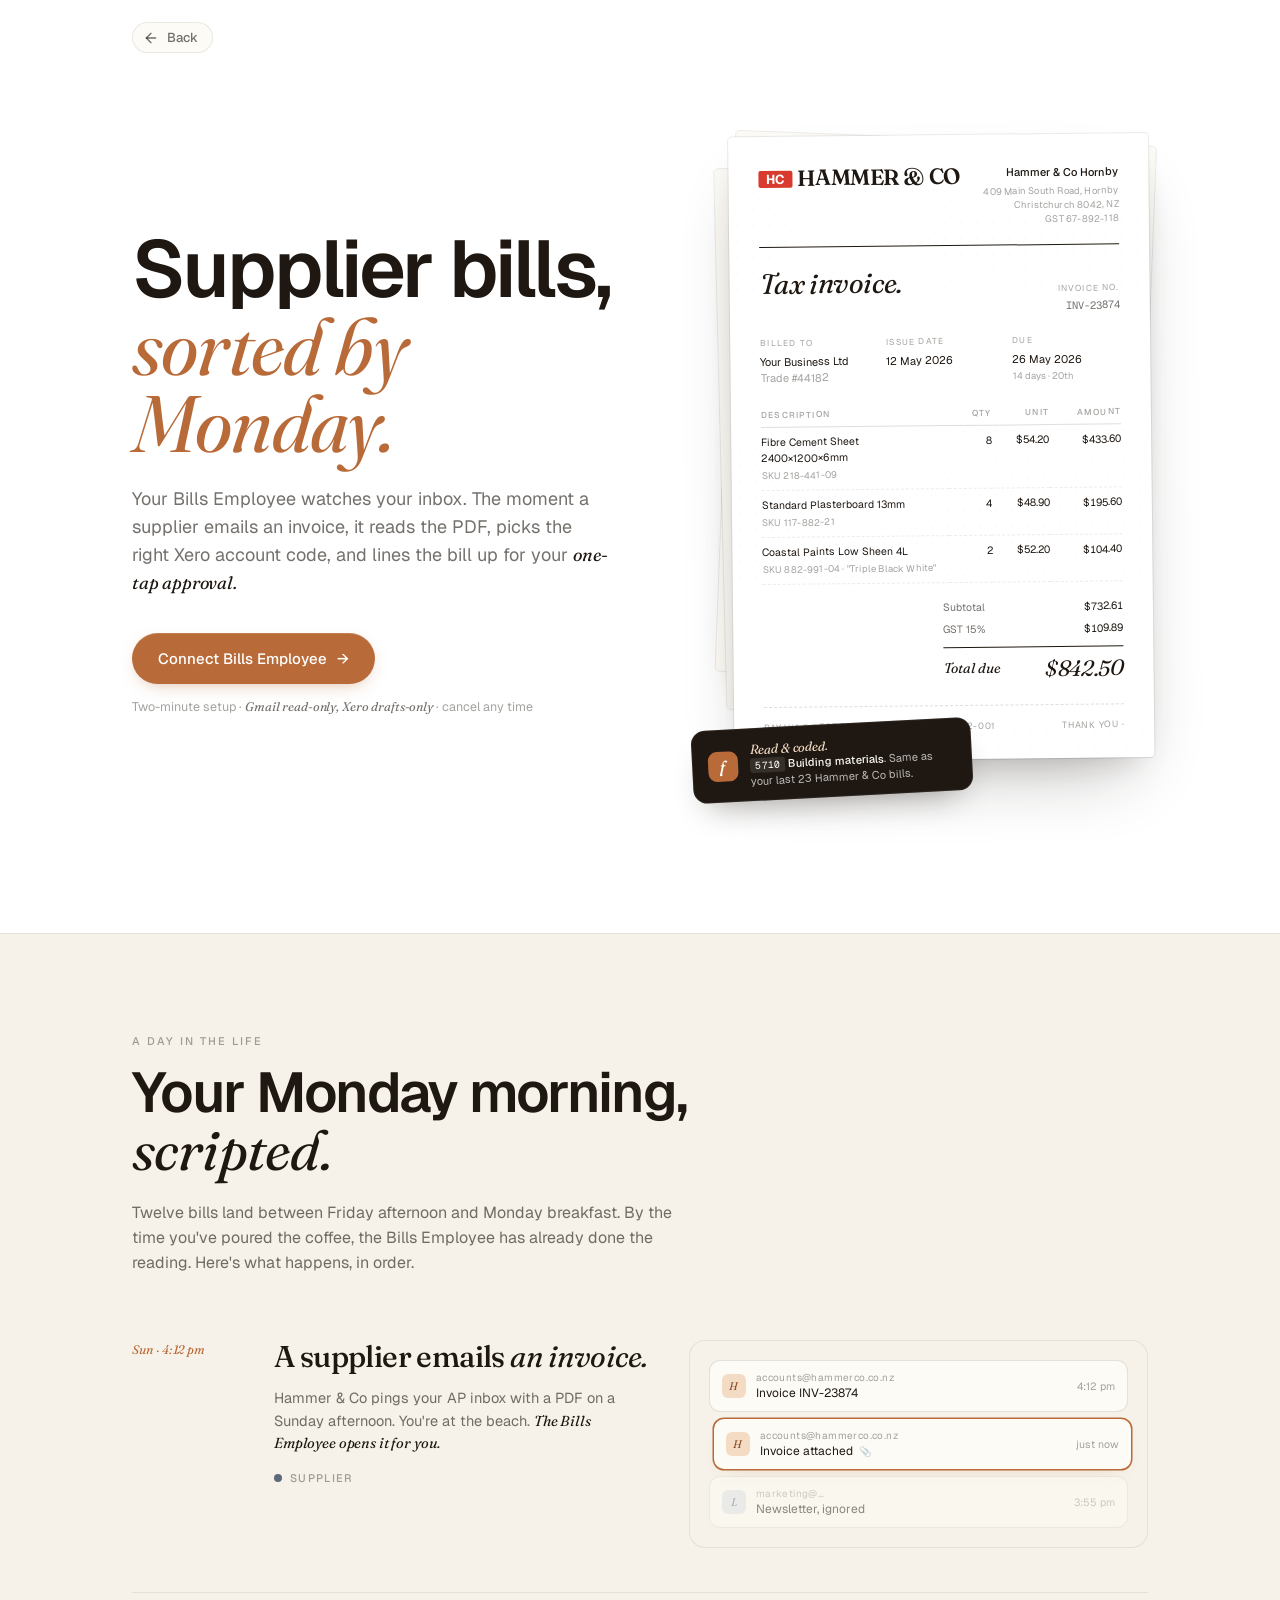
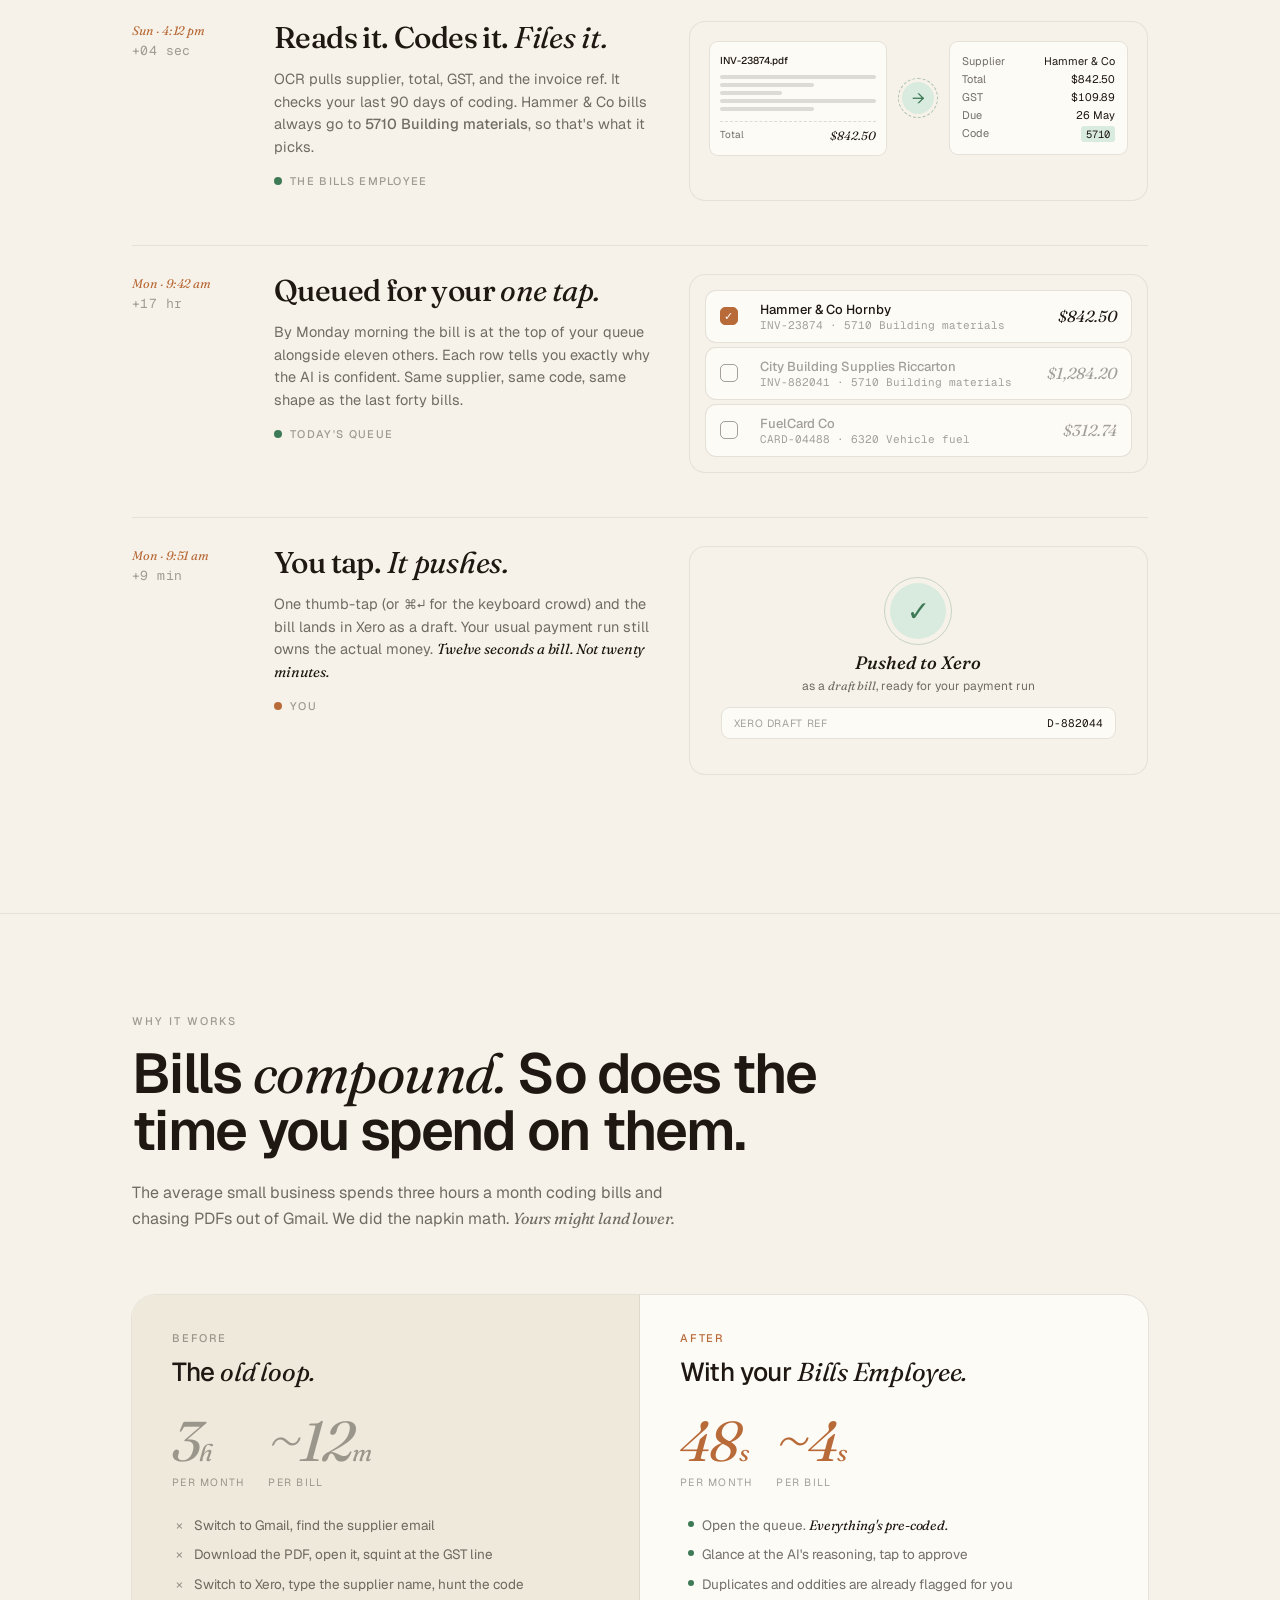
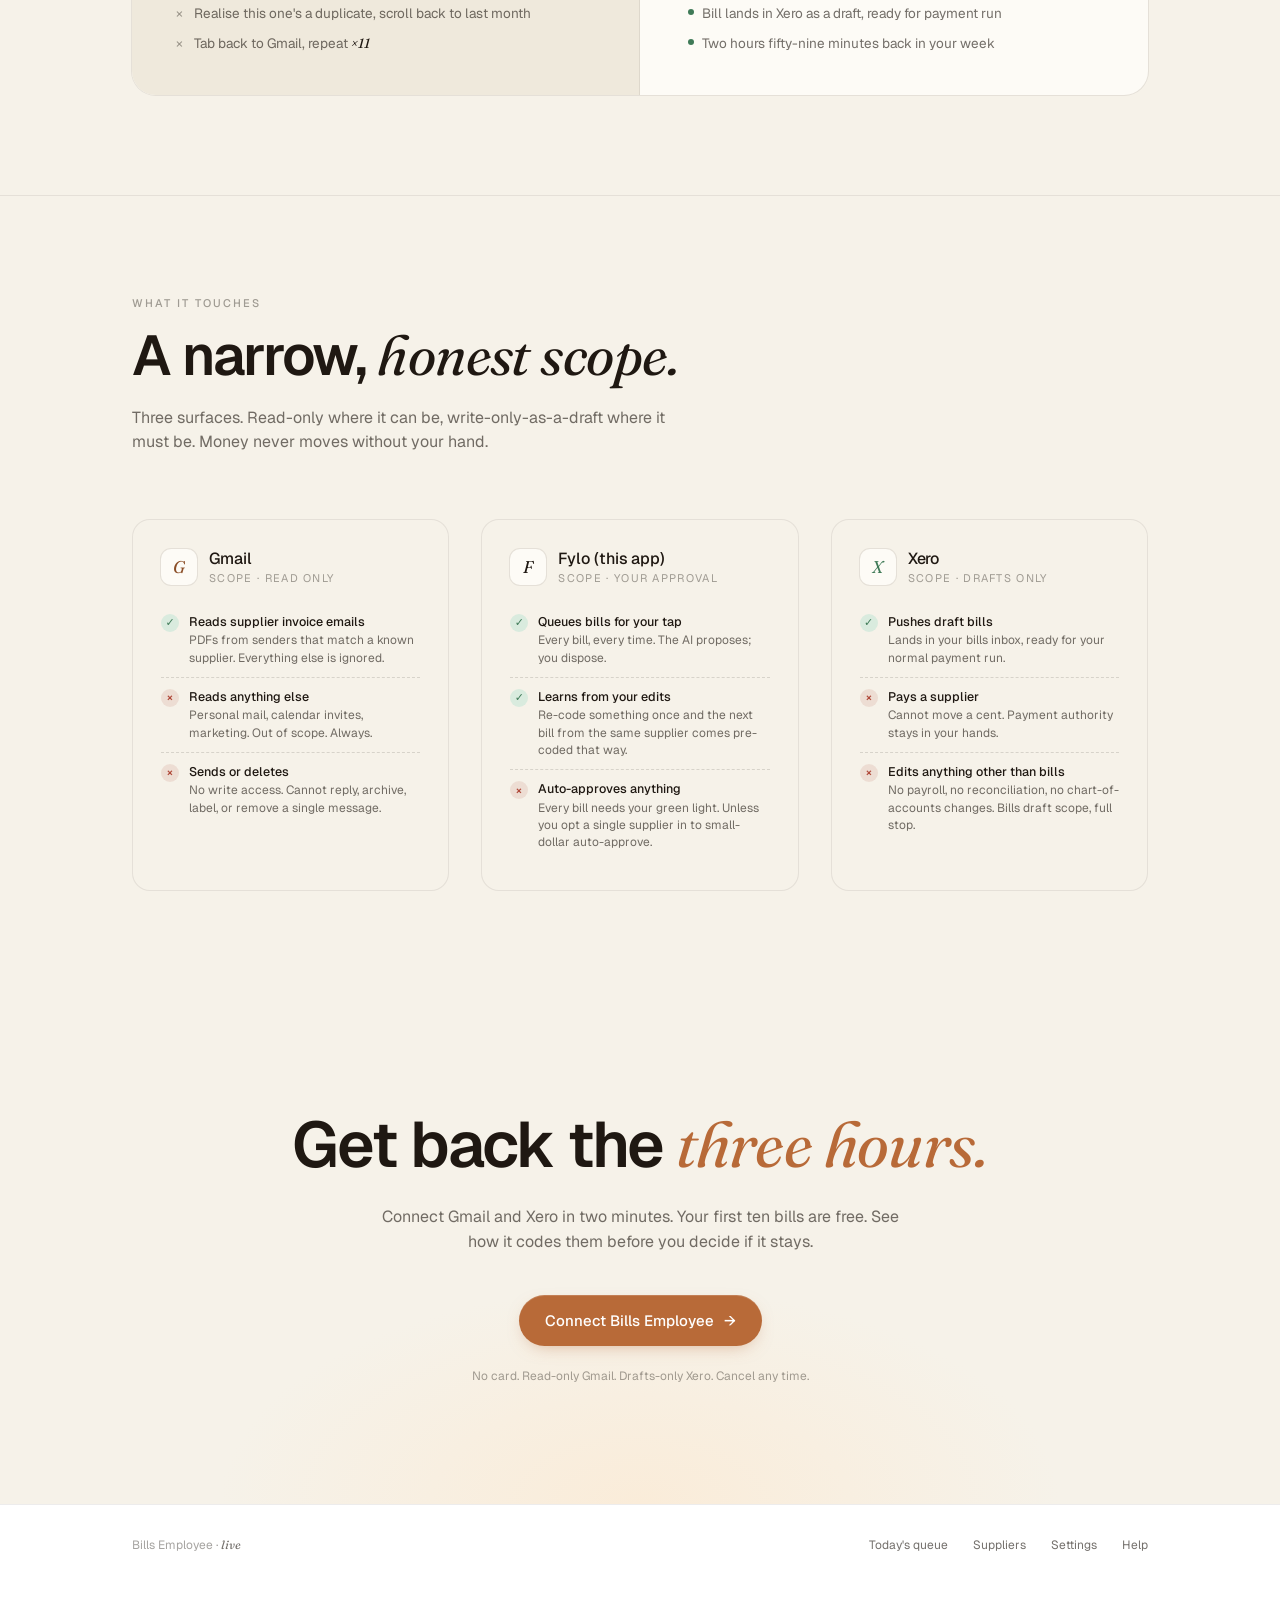
<file: showcase/bills-about.html>
<!doctype html>
<html lang="en">
<head>
<meta charset="utf-8" />
<meta name="viewport" content="width=device-width,initial-scale=1" />
<title>Bills Employee &middot; About</title>

<link rel="preconnect" href="https://fonts.googleapis.com" />
<link rel="preconnect" href="https://fonts.gstatic.com" crossorigin />
<link
  rel="stylesheet"
  href="https://fonts.googleapis.com/css2?family=Fraunces:ital,opsz,wght@0,9..144,400;0,9..144,500;0,9..144,600;1,9..144,400;1,9..144,500;1,9..144,600&family=Geist:wght@300;400;500;600&family=Geist+Mono:wght@400;500&display=swap"
/>

<style>
  :root {
    --bg: #f6f2e9;
    --bg-2: #efe9dc;
    --paper: #fdfbf6;
    --ink: #1f1812;
    --ink-2: rgba(31, 24, 18, 0.62);
    --ink-3: rgba(31, 24, 18, 0.40);
    --line: rgba(31, 24, 18, 0.08);
    --line-strong: rgba(31, 24, 18, 0.14);
    --peach: #b86a38;
    --peach-deep: #8a4d26;
    --peach-soft: #f4dcc4;
    --peach-wash: #faecd9;
    --green: #3f7a57;
    --green-soft: #d9ebde;
    --amber: #b08231;
    --slate: #5e6a78;
    --slate-soft: #dee2e9;
  }
  * { box-sizing: border-box; }
  html, body {
    margin: 0;
    padding: 0;
    background: #ffffff;
    color: var(--ink);
    font-family: 'Geist', -apple-system, BlinkMacSystemFont, 'Segoe UI', system-ui, sans-serif;
    -webkit-font-smoothing: antialiased;
    text-rendering: optimizeLegibility;
  }
  .italic { font-family: 'Fraunces', serif; font-style: italic; font-weight: 400; letter-spacing: -0.01em; }
  .mono { font-family: 'Geist Mono', ui-monospace, SFMono-Regular, monospace; font-feature-settings: 'tnum' 1; }

  .wrap { max-width: 1080px; margin: 0 auto; padding: 0 32px; }

  /* ============================================================== */
  /* HERO                                                             */
  /* ============================================================== */
  .hero {
    padding: 60px 0 100px;
    position: relative;
    background: #ffffff;
  }
  .hero::before {
    content: '';
    position: absolute;
    inset: 0;
    background:
      radial-gradient(900px 460px at 90% 0%, var(--peach-wash) 0%, transparent 55%),
      radial-gradient(600px 380px at 10% 100%, rgba(63, 122, 87, 0.06) 0%, transparent 60%);
    pointer-events: none;
    z-index: -1;
  }
  .hero-inner {
    position: relative;
    display: grid;
    grid-template-columns: 1.1fr 1fr;
    gap: 64px;
    align-items: center;
  }
  .eyebrow {
    font-size: 11px;
    letter-spacing: 0.18em;
    color: var(--ink-3);
    font-weight: 500;
    display: flex;
    align-items: center;
    gap: 10px;
    margin-bottom: 28px;
  }
  .eyebrow::before { content: ''; width: 18px; height: 1px; background: var(--peach); }

  h1 {
    margin: 0 0 24px;
    font-size: 80px;
    line-height: 0.96;
    font-weight: 600;
    letter-spacing: -0.035em;
  }
  h1 .italic { font-weight: 400; }
  h1 .stack { display: block; }
  h1 .accent { color: var(--peach); }

  .hero-lede {
    font-size: 18px;
    color: var(--ink-2);
    line-height: 1.55;
    max-width: 480px;
    margin: 0 0 36px;
  }
  .hero-lede .italic { color: var(--ink); }

  .hero-cta-row { display: flex; gap: 12px; align-items: center; margin-bottom: 14px; }
  .btn-primary {
    background: var(--peach);
    color: #fff;
    border: 0;
    padding: 16px 26px;
    border-radius: 999px;
    font-size: 15px;
    font-weight: 500;
    font-family: inherit;
    cursor: pointer;
    display: inline-flex;
    align-items: center;
    gap: 10px;
    text-decoration: none;
    box-shadow: 0 6px 18px -8px rgba(184, 106, 56, 0.55), inset 0 1px 0 rgba(255,255,255,0.15);
    transition: transform .25s cubic-bezier(.2,.7,.2,1), box-shadow .25s;
  }
  .btn-primary:hover {
    transform: translateY(-1px);
    box-shadow: 0 12px 24px -10px rgba(184, 106, 56, 0.65), inset 0 1px 0 rgba(255,255,255,0.2);
  }
  .btn-primary .arrow { transition: transform .3s cubic-bezier(.2,.7,.2,1); }
  .btn-primary:hover .arrow { transform: translateX(3px); }

  .topnav { padding: 22px 0 0; }
  .topnav-inner { display: flex; align-items: center; }
  .back-chip {
    display: inline-flex; align-items: center; gap: 8px;
    color: var(--ink-2); font-size: 13px; font-weight: 500; text-decoration: none;
    padding: 6px 14px 6px 10px; border-radius: 999px;
    border: 1px solid var(--line); background: var(--paper);
    transition: background .15s, color .15s, border-color .15s, transform .15s;
  }
  .back-chip:hover { color: var(--ink); border-color: var(--line-strong); transform: translateX(-2px); }
  .back-chip svg { width: 16px; height: 16px; }

  .btn-ghost {
    background: transparent;
    color: var(--ink);
    border: 1px solid var(--line-strong);
    padding: 15px 22px;
    border-radius: 999px;
    font-size: 15px;
    font-family: inherit;
    cursor: pointer;
    text-decoration: none;
    display: inline-flex;
    align-items: center;
    gap: 8px;
    transition: background .2s, border-color .2s;
  }
  .btn-ghost:hover { background: var(--paper); border-color: var(--ink-3); }

  .hero-fine { font-size: 12.5px; color: var(--ink-3); }
  .hero-fine .italic { color: var(--ink-2); }

  .scene {
    position: relative;
    width: 100%;
    height: 720px;
  }
  .invoice-stack {
    position: absolute;
    top: 20px;
    right: 0;
    width: min(420px, 100%);
  }

  /* Subtle back paper (peeks out behind the main invoice) */
  .paper-back {
    position: absolute;
    top: 14px;
    right: -8px;
    width: 100%;
    height: 540px;
    background: var(--paper);
    border-radius: 4px;
    box-shadow: 0 0 0 1px var(--line), 0 20px 40px -24px rgba(31, 24, 18, 0.18);
    transform: rotate(2.2deg);
    transform-origin: top right;
  }
  .paper-back-2 {
    position: absolute;
    top: 26px;
    right: 14px;
    width: 100%;
    height: 540px;
    background: #fcfaf5;
    border-radius: 4px;
    box-shadow: 0 0 0 1px var(--line), 0 16px 32px -22px rgba(31, 24, 18, 0.12);
    transform: rotate(-1.4deg);
    transform-origin: top right;
  }

  /* The actual invoice */
  .invoice {
    position: relative;
    background: #fff;
    border-radius: 4px;
    padding: 30px 30px 26px;
    box-shadow:
      0 1px 0 rgba(31, 24, 18, 0.04),
      0 0 0 1px var(--line),
      0 36px 72px -28px rgba(31, 24, 18, 0.32),
      0 16px 32px -16px rgba(31, 24, 18, 0.18);
    transform: rotate(-0.6deg);
    transform-origin: top right;
    z-index: 2;
    font-family: 'Geist', system-ui, sans-serif;
    font-size: 11px;
    color: var(--ink);
    line-height: 1.5;
  }
  /* Subtle paper texture via dotted grid */
  .invoice::before {
    content: '';
    position: absolute;
    inset: 0;
    background-image: radial-gradient(rgba(31, 24, 18, 0.025) 1px, transparent 1px);
    background-size: 16px 16px;
    background-position: 0 0;
    border-radius: 4px;
    pointer-events: none;
    opacity: 0.6;
  }
  .invoice > * { position: relative; }

  /* Letterhead */
  .inv-letterhead {
    display: flex;
    justify-content: space-between;
    align-items: flex-start;
    margin-bottom: 22px;
    padding-bottom: 18px;
    border-bottom: 1.5px solid var(--ink);
  }
  .inv-logo {
    font-family: 'Fraunces', serif;
    font-weight: 600;
    font-size: 22px;
    letter-spacing: -0.02em;
    line-height: 1;
    color: var(--ink);
  }
  .inv-logo .badge {
    display: inline-block;
    background: #d83a2d;
    color: #fff;
    padding: 2px 7px;
    border-radius: 2px;
    font-family: 'Geist', sans-serif;
    font-weight: 700;
    font-size: 13px;
    letter-spacing: 0.04em;
    margin-right: 4px;
    vertical-align: 2px;
  }
  .inv-bizmeta {
    text-align: right;
    font-size: 9.5px;
    color: var(--ink-3);
    letter-spacing: 0.02em;
    line-height: 1.5;
  }
  .inv-bizmeta .biz-name {
    font-family: 'Geist', sans-serif;
    color: var(--ink);
    font-weight: 500;
    font-size: 11px;
    letter-spacing: 0;
    margin-bottom: 3px;
  }

  /* Title row */
  .inv-title-row {
    display: flex;
    justify-content: space-between;
    align-items: baseline;
    margin-bottom: 20px;
  }
  .inv-title {
    font-family: 'Fraunces', serif;
    font-style: italic;
    font-weight: 400;
    font-size: 28px;
    letter-spacing: -0.02em;
    color: var(--ink);
    line-height: 1;
  }
  .inv-number {
    font-family: 'Geist Mono', monospace;
    font-size: 10.5px;
    color: var(--ink-2);
    text-align: right;
  }
  .inv-number .nlabel {
    font-family: 'Geist', sans-serif;
    font-size: 8.5px;
    letter-spacing: 0.14em;
    color: var(--ink-3);
    text-transform: uppercase;
    display: block;
    margin-bottom: 3px;
  }

  /* Bill-to / Dates grid */
  .inv-meta {
    display: grid;
    grid-template-columns: 1fr 1fr 1fr;
    gap: 18px;
    margin-bottom: 22px;
  }
  .inv-meta .field .lbl {
    font-size: 8.5px;
    letter-spacing: 0.14em;
    color: var(--ink-3);
    text-transform: uppercase;
    margin-bottom: 4px;
  }
  .inv-meta .field .v {
    font-size: 11px;
    color: var(--ink);
  }
  .inv-meta .field .v .italic {
    font-size: 12px;
  }

  /* Line items table */
  .inv-table {
    width: 100%;
    border-collapse: collapse;
    margin-bottom: 14px;
  }
  .inv-table thead th {
    text-align: left;
    font-size: 8.5px;
    letter-spacing: 0.14em;
    color: var(--ink-3);
    text-transform: uppercase;
    font-weight: 500;
    padding: 0 0 6px;
    border-bottom: 1px solid var(--line-strong);
  }
  .inv-table thead th.num { text-align: right; }
  .inv-table tbody td {
    padding: 7px 0;
    font-size: 10.5px;
    color: var(--ink);
    border-bottom: 1px dashed var(--line);
    vertical-align: top;
  }
  .inv-table tbody td.num {
    text-align: right;
    font-variant-numeric: tabular-nums;
  }
  .inv-table tbody td .sub {
    font-size: 9.5px;
    color: var(--ink-3);
    margin-top: 2px;
    letter-spacing: 0.02em;
  }

  /* Totals */
  .inv-totals {
    margin-top: 14px;
    display: flex;
    justify-content: flex-end;
  }
  .inv-totals-inner {
    min-width: 180px;
  }
  .inv-totals-row {
    display: flex;
    justify-content: space-between;
    padding: 3px 0;
    font-size: 10.5px;
    color: var(--ink-2);
  }
  .inv-totals-row .v {
    color: var(--ink);
    font-variant-numeric: tabular-nums;
  }
  .inv-totals-row.grand {
    margin-top: 6px;
    padding-top: 10px;
    border-top: 1.5px solid var(--ink);
  }
  .inv-totals-row.grand .lbl {
    font-family: 'Fraunces', serif;
    font-style: italic;
    font-size: 14px;
    color: var(--ink);
  }
  .inv-totals-row.grand .v {
    font-family: 'Fraunces', serif;
    font-style: italic;
    font-size: 22px;
    color: var(--ink);
    letter-spacing: -0.015em;
    line-height: 1;
  }

  .inv-foot {
    margin-top: 22px;
    padding-top: 14px;
    border-top: 1px dashed var(--line-strong);
    display: flex;
    justify-content: space-between;
    font-size: 9px;
    letter-spacing: 0.08em;
    text-transform: uppercase;
    color: var(--ink-3);
  }

  /* AI "stamp" — the only Fylo-coloured thing on the invoice */
  .ai-stamp {
    position: absolute;
    bottom: -40px;
    left: -36px;
    background: var(--ink);
    color: var(--paper);
    padding: 12px 16px;
    border-radius: 14px;
    transform: rotate(-3deg);
    box-shadow:
      0 18px 32px -16px rgba(31, 24, 18, 0.4),
      0 0 0 1px rgba(255, 255, 255, 0.06) inset;
    display: flex;
    align-items: center;
    gap: 12px;
    z-index: 3;
    max-width: 280px;
  }
  .ai-stamp-avatar {
    width: 30px;
    height: 30px;
    border-radius: 9px;
    background: var(--peach);
    color: var(--paper);
    font-family: 'Fraunces', serif;
    font-style: italic;
    font-size: 17px;
    font-weight: 500;
    display: flex;
    align-items: center;
    justify-content: center;
    flex: 0 0 30px;
  }
  .ai-stamp-text {
    font-size: 11px;
    line-height: 1.4;
    color: rgba(255, 255, 255, 0.7);
  }
  .ai-stamp-text .italic {
    font-size: 13px;
    color: var(--peach-soft);
  }
  .ai-stamp-text strong {
    color: var(--paper);
    font-weight: 500;
  }
  .ai-stamp-text .code {
    font-family: 'Geist Mono', monospace;
    font-size: 10px;
    background: rgba(255, 255, 255, 0.1);
    padding: 1px 5px;
    border-radius: 3px;
    color: var(--paper);
    letter-spacing: 0.02em;
  }

  /* Small floating annotations that highlight extracted fields */
  .extract-dot {
    position: absolute;
    width: 10px;
    height: 10px;
    border-radius: 50%;
    background: var(--peach);
    box-shadow: 0 0 0 4px rgba(184, 106, 56, 0.18);
    z-index: 4;
    animation: pulse 2.4s ease-in-out infinite;
  }
  .extract-dot.a { top: 168px; right: 42px; }
  .extract-dot.b { top: 218px; right: 188px; }
  .extract-dot.c { bottom: 144px; right: 38px; }

  @keyframes pulse {
    0%, 100% { box-shadow: 0 0 0 0 rgba(184, 106, 56, 0.4); }
    50% { box-shadow: 0 0 0 6px rgba(184, 106, 56, 0); }
  }
  .phone::before {
    content: '';
    position: absolute;
    inset: 1px;
    border-radius: 49px;
    border: 1px solid rgba(255, 255, 255, 0.04);
    pointer-events: none;
  }
  .phone-screen {
    width: 100%;
    height: 100%;
    background: var(--paper);
    border-radius: 42px;
    overflow: hidden;
    position: relative;
    display: flex;
    flex-direction: column;
  }

  /* Dynamic island */
  .island {
    position: absolute;
    top: 10px;
    left: 50%;
    transform: translateX(-50%);
    width: 96px;
    height: 28px;
    background: #0a0807;
    border-radius: 999px;
    z-index: 3;
  }

  /* iOS status bar */
  .status-bar {
    display: flex;
    justify-content: space-between;
    align-items: center;
    padding: 14px 28px 0;
    font-family: 'Geist', system-ui, sans-serif;
    font-size: 13.5px;
    font-weight: 600;
    color: var(--ink);
    font-variant-numeric: tabular-nums;
    flex: 0 0 44px;
  }
  .status-bar .icons {
    display: flex;
    gap: 5px;
    align-items: center;
  }
  .status-bar svg path,
  .status-bar svg rect,
  .status-bar svg circle { fill: var(--ink); }

  /* App header inside the screen */
  .app-header {
    padding: 14px 22px 8px;
    display: flex;
    justify-content: space-between;
    align-items: center;
  }
  .app-name {
    display: flex;
    align-items: center;
    gap: 9px;
    font-size: 12.5px;
    font-weight: 500;
    color: var(--ink-2);
  }
  .app-name .logo {
    width: 24px;
    height: 24px;
    border-radius: 7px;
    background: var(--ink);
    color: var(--paper);
    display: flex;
    align-items: center;
    justify-content: center;
    font-family: 'Fraunces', serif;
    font-style: italic;
    font-size: 14px;
    font-weight: 500;
  }
  .app-name .name { color: var(--ink); }
  .app-name .sep { color: var(--ink-3); margin: 0 2px; }
  .live-mini {
    display: flex;
    align-items: center;
    gap: 6px;
    font-size: 10px;
    letter-spacing: 0.14em;
    color: var(--green);
    font-weight: 500;
    text-transform: uppercase;
  }
  .live-mini::before {
    content: '';
    width: 6px;
    height: 6px;
    border-radius: 50%;
    background: var(--green);
    animation: pulse 1.8s ease-in-out infinite;
  }

  /* Section label above the bill */
  .bill-section-label {
    padding: 4px 24px 14px;
    font-size: 22px;
    line-height: 1.2;
    letter-spacing: -0.02em;
    color: var(--ink);
    font-weight: 500;
  }
  .bill-section-label .italic {
    color: var(--peach-deep);
  }
  .bill-section-label .sub {
    display: block;
    font-size: 11.5px;
    color: var(--ink-3);
    font-weight: 400;
    letter-spacing: 0.04em;
    margin-top: 4px;
  }

  /* THE BILL CARD — floating receipt inside the phone */
  .bill-card {
    margin: 0 16px;
    background: #fff;
    border-radius: 20px;
    padding: 18px 18px 14px;
    box-shadow:
      0 1px 0 rgba(31, 24, 18, 0.04),
      0 0 0 1px var(--line),
      0 16px 28px -20px rgba(31, 24, 18, 0.16);
    position: relative;
    overflow: hidden;
  }
  .bill-card::before {
    content: '';
    position: absolute;
    top: 0; left: 0; right: 0;
    height: 3px;
    background: linear-gradient(to right, var(--peach), var(--amber));
  }
  .bill-supplier {
    display: flex;
    align-items: center;
    gap: 11px;
    margin-bottom: 14px;
  }
  .bill-supplier .logo {
    width: 36px;
    height: 36px;
    border-radius: 10px;
    background: var(--peach-soft);
    color: var(--peach-deep);
    font-family: 'Fraunces', serif;
    font-style: italic;
    font-size: 17px;
    font-weight: 500;
    display: flex;
    align-items: center;
    justify-content: center;
    flex: 0 0 36px;
  }
  .bill-supplier .meta .name {
    font-size: 14px;
    font-weight: 500;
    letter-spacing: -0.005em;
    color: var(--ink);
    line-height: 1.2;
  }
  .bill-supplier .meta .ref {
    font-family: 'Geist Mono', monospace;
    font-size: 10.5px;
    color: var(--ink-3);
    margin-top: 3px;
    letter-spacing: 0.02em;
  }
  .bill-fields {
    display: flex;
    flex-direction: column;
  }
  .bill-field {
    display: flex;
    justify-content: space-between;
    font-size: 12px;
    color: var(--ink-2);
    padding: 3px 0;
  }
  .bill-field .v {
    color: var(--ink);
    font-variant-numeric: tabular-nums;
  }
  .bill-dotted {
    margin: 8px 0;
    height: 1px;
    background-image: linear-gradient(to right, var(--line-strong) 50%, transparent 50%);
    background-size: 5px 1px;
    background-repeat: repeat-x;
  }
  .bill-field.total {
    padding-top: 4px;
    align-items: baseline;
  }
  .bill-field.total .lbl {
    font-family: 'Fraunces', serif;
    font-style: italic;
    font-size: 13px;
    color: var(--ink);
  }
  .bill-field.total .v {
    font-family: 'Fraunces', serif;
    font-style: italic;
    font-size: 22px;
    color: var(--ink);
    letter-spacing: -0.015em;
    line-height: 1;
  }
  .bill-confidence {
    margin-top: 14px;
    background: var(--green-soft);
    border-radius: 11px;
    padding: 9px 12px;
    display: flex;
    align-items: center;
    gap: 8px;
    font-size: 11px;
    color: var(--ink-2);
  }
  .bill-confidence::before {
    content: '';
    width: 7px;
    height: 7px;
    border-radius: 50%;
    background: var(--green);
    box-shadow: 0 0 0 3px rgba(63, 122, 87, 0.18);
    flex: 0 0 7px;
  }
  .bill-confidence .italic {
    color: var(--green);
    font-size: 12px;
  }
  .bill-confidence .code {
    font-family: 'Geist Mono', monospace;
    font-size: 10px;
    background: rgba(63, 122, 87, 0.2);
    color: var(--ink);
    padding: 2px 5px;
    border-radius: 3px;
  }
  .bill-actions {
    margin-top: 12px;
    display: flex;
    gap: 8px;
  }
  .bill-actions button {
    flex: 1;
    height: 40px;
    border-radius: 999px;
    border: 1px solid var(--line-strong);
    background: #fff;
    color: var(--ink);
    font-family: inherit;
    font-size: 12.5px;
    font-weight: 500;
    cursor: pointer;
    transition: background .2s, transform .15s;
  }
  .bill-actions button:hover { background: var(--bg); }
  .bill-actions .primary {
    flex: 1.6;
    background: var(--ink);
    color: #fff;
    border-color: var(--ink);
    display: inline-flex;
    align-items: center;
    justify-content: center;
    gap: 6px;
  }
  .bill-actions .primary:hover {
    background: #000;
    transform: translateY(-1px);
  }

  /* What follows — small hint about what happens next */
  .next-hint {
    margin: 16px 18px 0;
    padding: 12px 14px;
    background: var(--bg);
    border-radius: 12px;
    display: flex;
    align-items: center;
    gap: 10px;
    font-size: 11.5px;
    color: var(--ink-2);
    border: 1px dashed var(--line-strong);
  }
  .next-hint .arrow-down {
    width: 22px;
    height: 22px;
    border-radius: 50%;
    background: var(--peach-soft);
    color: var(--peach-deep);
    display: flex;
    align-items: center;
    justify-content: center;
    font-size: 12px;
    flex: 0 0 22px;
  }
  .next-hint .italic { color: var(--ink); }

  /* Home indicator */
  .home-bar {
    margin-top: auto;
    margin-bottom: 9px;
    width: 120px;
    height: 4px;
    background: var(--ink);
    border-radius: 999px;
    align-self: center;
    opacity: 0.85;
  }
  @keyframes pulse {
    0%, 100% { opacity: 1; box-shadow: 0 0 0 0 rgba(102, 200, 135, 0.6); }
    50% { opacity: 0.6; box-shadow: 0 0 0 6px rgba(102, 200, 135, 0); }
  }

  /* Floating annotation labels around the phone */
  .annot {
    position: absolute;
    font-family: 'Fraunces', serif;
    font-style: italic;
    color: var(--ink);
    font-size: 14px;
    line-height: 1.3;
    z-index: 1;
  }
  .annot small {
    display: block;
    font-family: 'Geist', sans-serif;
    font-style: normal;
    font-size: 10.5px;
    color: var(--ink-3);
    letter-spacing: 0.06em;
    margin-bottom: 4px;
    text-transform: uppercase;
  }
  .annot .line {
    position: absolute;
    background: var(--ink-3);
    height: 1px;
  }
  .annot-1 { top: 30px; right: 400px; max-width: 140px; text-align: right; }
  .annot-1 .line { top: 50%; left: 100%; margin-left: 6px; width: 28px; }
  .annot-2 { bottom: 70px; right: 400px; max-width: 140px; text-align: right; }
  .annot-2 .line { top: 50%; left: 100%; margin-left: 6px; width: 28px; }

  /* ============================================================== */
  /* DAY TIMELINE                                                     */
  /* ============================================================== */
  .day {
    background: var(--bg);
    padding: 100px 0 110px;
    border-top: 1px solid var(--line);
    border-bottom: 1px solid var(--line);
  }
  .section-eyebrow {
    font-size: 11px;
    letter-spacing: 0.18em;
    color: var(--ink-3);
    font-weight: 500;
    margin-bottom: 16px;
    text-transform: uppercase;
  }
  .section-title {
    font-size: 56px;
    line-height: 1.02;
    font-weight: 600;
    letter-spacing: -0.03em;
    margin: 0 0 22px;
    max-width: 760px;
  }
  .section-title .italic { font-weight: 400; }
  .section-sub {
    font-size: 16px;
    color: var(--ink-2);
    line-height: 1.55;
    max-width: 560px;
    margin: 0 0 64px;
  }

  .scenes {
    display: grid;
    gap: 16px;
  }
  .scene-row {
    display: grid;
    grid-template-columns: 110px 1fr 1.2fr;
    gap: 32px;
    align-items: start;
    padding: 28px 0;
    border-top: 1px solid var(--line);
    position: relative;
  }
  .scene-row:first-child { border-top: none; padding-top: 0; }
  .scene-row .time {
    font-family: 'Geist Mono', monospace;
    font-size: 13px;
    color: var(--ink-3);
    letter-spacing: 0.03em;
    padding-top: 2px;
    display: flex;
    flex-direction: column;
    gap: 4px;
  }
  .scene-row .time .day-label {
    font-family: 'Fraunces', serif;
    font-style: italic;
    color: var(--peach);
    font-size: 12.5px;
    letter-spacing: -0.005em;
  }
  .scene-narr h3 {
    font-family: 'Fraunces', serif;
    font-weight: 500;
    font-size: 30px;
    line-height: 1.12;
    letter-spacing: -0.02em;
    margin: 0 0 14px;
    color: var(--ink);
  }
  .scene-narr h3 .italic { font-weight: 400; }
  .scene-narr p {
    font-size: 14.5px;
    color: var(--ink-2);
    line-height: 1.55;
    max-width: 380px;
    margin: 0;
  }
  .scene-narr p .italic { color: var(--ink); }
  .scene-narr .actor {
    display: inline-flex;
    align-items: center;
    gap: 8px;
    font-size: 11px;
    letter-spacing: 0.12em;
    color: var(--ink-3);
    margin-top: 16px;
    text-transform: uppercase;
    font-weight: 500;
  }
  .scene-narr .actor .dot {
    width: 8px;
    height: 8px;
    border-radius: 50%;
  }
  .scene-narr .actor.you .dot { background: var(--peach); }
  .scene-narr .actor.ai .dot { background: var(--green); }
  .scene-narr .actor.bill .dot { background: var(--slate); }

  /* Scene visual cards */
  .scene-vis {
    background: var(--bg);
    border-radius: 16px;
    padding: 20px;
    position: relative;
    overflow: hidden;
    min-height: 180px;
    border: 1px solid var(--line);
  }

  /* Scene 1 — email arrives */
  .vis-email {
    display: flex;
    flex-direction: column;
    gap: 8px;
  }
  .email {
    background: var(--paper);
    border-radius: 10px;
    padding: 10px 12px;
    display: grid;
    grid-template-columns: 24px 1fr auto;
    gap: 10px;
    align-items: center;
    font-size: 12px;
    box-shadow: 0 0 0 1px var(--line);
  }
  .email-avatar {
    width: 24px;
    height: 24px;
    border-radius: 6px;
    background: var(--peach-soft);
    color: var(--peach-deep);
    font-family: 'Fraunces', serif;
    font-style: italic;
    font-size: 11px;
    display: flex;
    align-items: center;
    justify-content: center;
  }
  .email .from { color: var(--ink-3); font-size: 10px; letter-spacing: 0.04em; margin-bottom: 1px; }
  .email .subj { color: var(--ink); font-size: 12px; }
  .email .time-em { color: var(--ink-3); font-size: 10.5px; }
  .email.attached .subj::after {
    content: '📎';
    margin-left: 6px;
    font-size: 10px;
    opacity: 0.5;
  }
  .email.highlight {
    box-shadow: 0 0 0 1.5px var(--peach), 0 8px 20px -12px rgba(184, 106, 56, 0.3);
    transform: translateX(4px);
  }

  /* Scene 2 — AI reading */
  .vis-read {
    display: grid;
    grid-template-columns: 1fr auto 1fr;
    gap: 16px;
    align-items: center;
  }
  .pdf-thumb {
    background: var(--paper);
    border-radius: 8px;
    padding: 12px 10px;
    box-shadow: 0 0 0 1px var(--line);
    font-size: 9px;
    color: var(--ink-2);
    display: flex;
    flex-direction: column;
    gap: 4px;
  }
  .pdf-thumb .pdf-h {
    font-size: 10px;
    color: var(--ink);
    font-weight: 500;
    margin-bottom: 4px;
  }
  .pdf-thumb .pdf-line { height: 4px; background: var(--line-strong); border-radius: 2px; }
  .pdf-thumb .pdf-line.s { width: 60%; }
  .pdf-thumb .pdf-line.xs { width: 40%; }
  .pdf-thumb .pdf-total {
    margin-top: 6px;
    padding-top: 6px;
    border-top: 1px dashed var(--line-strong);
    display: flex;
    justify-content: space-between;
    font-size: 10px;
  }
  .pdf-thumb .pdf-total .v {
    font-family: 'Fraunces', serif;
    font-style: italic;
    color: var(--ink);
    font-size: 12px;
  }
  .read-arrow {
    width: 32px;
    height: 32px;
    border-radius: 50%;
    background: var(--green-soft);
    color: var(--green);
    display: flex;
    align-items: center;
    justify-content: center;
    font-size: 16px;
    position: relative;
  }
  .read-arrow::before {
    content: '';
    position: absolute;
    inset: -4px;
    border-radius: 50%;
    border: 1.5px dashed var(--green);
    opacity: 0.4;
    animation: spin 8s linear infinite;
  }
  @keyframes spin { to { transform: rotate(360deg); } }

  .extracted {
    background: var(--paper);
    border-radius: 8px;
    padding: 10px 12px;
    box-shadow: 0 0 0 1px var(--line);
    font-size: 11px;
  }
  .extracted .field {
    display: flex;
    justify-content: space-between;
    padding: 2px 0;
    color: var(--ink-2);
  }
  .extracted .field .v { color: var(--ink); font-variant-numeric: tabular-nums; }
  .extracted .field.code .v {
    font-family: 'Geist Mono', monospace;
    background: var(--green-soft);
    color: var(--ink);
    padding: 1px 5px;
    border-radius: 3px;
    font-size: 10.5px;
  }

  /* Scene 3 — queued row */
  .vis-queue {
    background: var(--paper);
    border-radius: 10px;
    box-shadow: 0 0 0 1px var(--line);
    padding: 10px 14px;
    display: grid;
    grid-template-columns: 28px 1fr auto;
    gap: 12px;
    align-items: center;
  }
  .vis-queue .check {
    width: 18px;
    height: 18px;
    border: 1.5px solid var(--peach);
    border-radius: 5px;
    background: var(--peach);
    color: #fff;
    display: flex;
    align-items: center;
    justify-content: center;
    font-size: 11px;
  }
  .vis-queue .qsup { font-size: 13px; font-weight: 500; }
  .vis-queue .qref { font-size: 11px; color: var(--ink-3); font-family: 'Geist Mono', monospace; }
  .vis-queue .qamt {
    text-align: right;
    font-family: 'Fraunces', serif;
    font-style: italic;
    font-size: 16px;
    color: var(--ink);
  }
  .vis-queue + .vis-queue { margin-top: 6px; }
  .vis-queue.muted .qsup, .vis-queue.muted .qamt { opacity: 0.4; }
  .vis-queue.muted .check { background: transparent; border-color: var(--ink-3); color: transparent; }

  /* Scene 4 — Xero confirmation */
  .vis-xero {
    text-align: center;
    padding: 16px 12px;
  }
  .vis-xero .seal {
    width: 56px;
    height: 56px;
    border-radius: 50%;
    background: var(--green-soft);
    color: var(--green);
    display: inline-flex;
    align-items: center;
    justify-content: center;
    font-size: 28px;
    margin-bottom: 12px;
    position: relative;
  }
  .vis-xero .seal::before {
    content: '';
    position: absolute;
    inset: -6px;
    border-radius: 50%;
    border: 1px solid var(--green);
    opacity: 0.25;
  }
  .vis-xero h4 {
    font-family: 'Fraunces', serif;
    font-style: italic;
    font-weight: 500;
    font-size: 18px;
    margin: 0 0 4px;
  }
  .vis-xero .xsub {
    font-size: 12px;
    color: var(--ink-2);
  }
  .vis-xero .xref {
    margin-top: 14px;
    padding: 8px 12px;
    background: var(--paper);
    border-radius: 8px;
    box-shadow: 0 0 0 1px var(--line);
    font-size: 11px;
    display: flex;
    justify-content: space-between;
    align-items: center;
  }
  .vis-xero .xref .v {
    font-family: 'Geist Mono', monospace;
    color: var(--ink);
  }

  /* ============================================================== */
  /* MATH                                                             */
  /* ============================================================== */
  .math {
    padding: 100px 0;
    background: var(--bg);
  }
  .math-grid {
    display: grid;
    grid-template-columns: 1fr 1fr;
    gap: 0;
    margin-top: 56px;
    border-radius: 24px;
    overflow: hidden;
    box-shadow: 0 0 0 1px var(--line);
    background: var(--paper);
  }
  .math-side {
    padding: 36px 40px;
    position: relative;
  }
  .math-side.before {
    background: var(--bg-2);
    border-right: 1px solid var(--line);
  }
  .math-side .h {
    font-size: 11px;
    letter-spacing: 0.16em;
    color: var(--ink-3);
    font-weight: 500;
    margin-bottom: 12px;
    text-transform: uppercase;
  }
  .math-side .h.peach { color: var(--peach); }
  .math-side .h.green { color: var(--green); }
  .math-side h3 {
    font-size: 26px;
    font-weight: 500;
    letter-spacing: -0.015em;
    margin: 0 0 24px;
    line-height: 1.2;
  }
  .math-side h3 .italic { font-weight: 400; }
  .math-numbers {
    display: flex;
    gap: 24px;
    margin-bottom: 22px;
  }
  .math-num .v {
    font-family: 'Fraunces', serif;
    font-style: italic;
    font-size: 56px;
    line-height: 1;
    letter-spacing: -0.03em;
    color: var(--ink);
  }
  .math-num .v.dim { color: var(--ink-3); }
  .math-num .v.bright { color: var(--peach); }
  .math-num .l {
    font-size: 10.5px;
    letter-spacing: 0.12em;
    color: var(--ink-3);
    margin-top: 6px;
    text-transform: uppercase;
  }
  .math-side ul {
    margin: 0;
    padding: 0;
    list-style: none;
    font-size: 13.5px;
    color: var(--ink-2);
    line-height: 1.6;
  }
  .math-side ul li {
    padding: 4px 0;
    padding-left: 22px;
    position: relative;
  }
  .math-side.before ul li::before {
    content: '×';
    position: absolute;
    left: 4px;
    color: var(--ink-3);
    top: 4px;
  }
  .math-side.after ul li::before {
    content: '';
    position: absolute;
    left: 8px;
    top: 10px;
    width: 6px;
    height: 6px;
    border-radius: 50%;
    background: var(--green);
  }
  .math-side ul li .italic { color: var(--ink); }

  /* ============================================================== */
  /* SCOPE / TRUST                                                    */
  /* ============================================================== */
  .scope {
    background: var(--bg);
    padding: 100px 0;
    border-top: 1px solid var(--line);
  }
  .scope-diagram {
    margin-top: 56px;
    display: grid;
    grid-template-columns: 1fr 1fr 1fr;
    gap: 32px;
  }
  .surface {
    background: var(--bg);
    border-radius: 18px;
    padding: 28px;
    position: relative;
    border: 1px solid var(--line);
  }
  .surface-head {
    display: flex;
    align-items: center;
    gap: 12px;
    margin-bottom: 18px;
  }
  .surface-logo {
    width: 36px;
    height: 36px;
    border-radius: 10px;
    background: var(--paper);
    display: flex;
    align-items: center;
    justify-content: center;
    box-shadow: 0 0 0 1px var(--line);
    font-family: 'Fraunces', serif;
    font-style: italic;
    font-size: 17px;
    color: var(--peach-deep);
  }
  .surface-logo.green { color: var(--green); }
  .surface-logo.ink { color: var(--ink); }
  .surface-name {
    font-size: 16px;
    font-weight: 500;
    letter-spacing: -0.005em;
  }
  .surface-role {
    font-size: 11px;
    letter-spacing: 0.12em;
    color: var(--ink-3);
    margin-top: 2px;
    text-transform: uppercase;
  }
  .perm {
    display: flex;
    gap: 10px;
    padding: 10px 0;
    border-top: 1px dashed var(--line-strong);
    font-size: 12.5px;
    line-height: 1.45;
    align-items: flex-start;
  }
  .perm:nth-child(2) { border-top: none; }
  .perm-icon {
    width: 18px;
    height: 18px;
    border-radius: 50%;
    background: var(--green-soft);
    color: var(--green);
    flex: 0 0 18px;
    margin-top: 1px;
    display: flex;
    align-items: center;
    justify-content: center;
    font-size: 11px;
    font-weight: 600;
  }
  .perm-icon.no {
    background: rgba(176, 74, 58, 0.12);
    color: var(--red, #b04a3a);
  }
  .perm-text .perm-label {
    color: var(--ink);
    font-weight: 500;
    margin-bottom: 1px;
  }
  .perm-text .perm-detail {
    color: var(--ink-2);
    font-size: 12px;
    line-height: 1.45;
  }

  /* ============================================================== */
  /* CTA                                                              */
  /* ============================================================== */
  .cta-band {
    padding: 120px 0;
    text-align: center;
    position: relative;
    overflow: hidden;
    background: var(--bg);
  }
  .cta-band::before {
    content: '';
    position: absolute;
    inset: 0;
    background:
      radial-gradient(700px 360px at 50% 100%, var(--peach-wash) 0%, transparent 60%);
    pointer-events: none;
  }
  .cta-title {
    position: relative;
    font-size: 64px;
    line-height: 1.02;
    font-weight: 600;
    letter-spacing: -0.03em;
    margin: 0 auto 28px;
    max-width: 760px;
  }
  .cta-title .italic { font-weight: 400; color: var(--peach); }
  .cta-sub {
    position: relative;
    font-size: 16px;
    color: var(--ink-2);
    line-height: 1.55;
    max-width: 520px;
    margin: 0 auto 40px;
  }
  .cta-row {
    position: relative;
    display: flex;
    gap: 12px;
    justify-content: center;
  }
  .cta-fine {
    position: relative;
    margin-top: 22px;
    font-size: 12px;
    color: var(--ink-3);
  }

  /* ============================================================== */
  /* FOOTER                                                           */
  /* ============================================================== */
  footer {
    padding: 32px 0 48px;
    border-top: 1px solid var(--line);
    font-size: 12px;
    color: var(--ink-3);
  }
  footer .wrap { display: flex; justify-content: space-between; align-items: center; }
  footer a { color: var(--ink-2); text-decoration: none; margin-left: 22px; }
  footer a:hover { color: var(--ink); }

  /* ----- Auto-cycle scene animation in hero phone ---------------- */
  .phone-scene {
    transition: opacity .6s cubic-bezier(.2,.7,.2,1), transform .6s cubic-bezier(.2,.7,.2,1);
  }

  @media (max-width: 880px) {
    .hero-inner, .math-grid, .scope-diagram { grid-template-columns: 1fr; }
    h1 { font-size: 56px; }
    .section-title, .cta-title { font-size: 42px; }
    .scene-row { grid-template-columns: 1fr; gap: 16px; }
    .scene-row .time { flex-direction: row; gap: 12px; }
  }
</style>
</head>
<body>

<div class="topnav">
  <div class="wrap topnav-inner">
    <a class="back-chip" href="/" aria-label="Back to home">
      <svg viewBox="0 0 24 24" fill="none" stroke="currentColor" stroke-width="2" stroke-linecap="round" stroke-linejoin="round">
        <path d="M19 12H5"/><path d="M12 19l-7-7 7-7"/>
      </svg>
      Back
    </a>
  </div>
</div>

<!-- =============================================================== -->
<!-- HERO                                                              -->
<!-- =============================================================== -->
<section class="hero">
  <div class="wrap">
    <div class="hero-inner">

      <div>
        <h1>
          <span class="stack">Supplier bills,</span>
          <span class="stack italic accent">sorted by Monday.</span>
        </h1>
        <p class="hero-lede">
          Your Bills Employee watches your inbox. The moment a supplier emails an invoice, it reads the PDF, picks the right Xero account code, and lines the bill up for your <span class="italic">one-tap approval.</span>
        </p>
        <div class="hero-cta-row">
          <a href="https://fylo.co.nz/signup?next=/bills/connect" class="btn-primary">
            Connect Bills Employee
            <span class="arrow">→</span>
          </a>
        </div>
        <div class="hero-fine">
          Two-minute setup · <span class="italic">Gmail read-only, Xero drafts-only</span> · cancel any time
        </div>
      </div>

      <div class="scene">
        <div class="invoice-stack">
          <!-- Stacked back papers for depth -->
          <div class="paper-back"></div>
          <div class="paper-back-2"></div>

          <!-- The invoice itself -->
          <div class="invoice">
            <div class="inv-letterhead">
              <div class="inv-logo">
                <span class="badge">HC</span>HAMMER & CO
              </div>
              <div class="inv-bizmeta">
                <div class="biz-name">Hammer & Co Hornby</div>
                <div>409 Main South Road, Hornby</div>
                <div>Christchurch 8042, NZ</div>
                <div>GST 67-892-118</div>
              </div>
            </div>

            <div class="inv-title-row">
              <div class="inv-title">Tax invoice.</div>
              <div class="inv-number">
                <span class="nlabel">Invoice no.</span>
                INV-23874
              </div>
            </div>

            <div class="inv-meta">
              <div class="field">
                <div class="lbl">Billed to</div>
                <div class="v">Your Business Ltd<br/><span style="color:var(--ink-3);">Trade #44182</span></div>
              </div>
              <div class="field">
                <div class="lbl">Issue date</div>
                <div class="v">12 May 2026</div>
              </div>
              <div class="field">
                <div class="lbl">Due</div>
                <div class="v">26 May 2026<br/><span style="color:var(--ink-3); font-size: 9.5px;">14 days · 20th</span></div>
              </div>
            </div>

            <table class="inv-table">
              <thead>
                <tr>
                  <th style="width: 52%;">Description</th>
                  <th class="num" style="width: 12%;">Qty</th>
                  <th class="num" style="width: 16%;">Unit</th>
                  <th class="num" style="width: 20%;">Amount</th>
                </tr>
              </thead>
              <tbody>
                <tr>
                  <td>Fibre Cement Sheet 2400×1200×6mm<div class="sub">SKU 218-441-09</div></td>
                  <td class="num">8</td>
                  <td class="num">$54.20</td>
                  <td class="num">$433.60</td>
                </tr>
                <tr>
                  <td>Standard Plasterboard 13mm<div class="sub">SKU 117-882-21</div></td>
                  <td class="num">4</td>
                  <td class="num">$48.90</td>
                  <td class="num">$195.60</td>
                </tr>
                <tr>
                  <td>Coastal Paints Low Sheen 4L<div class="sub">SKU 882-991-04 &middot; "Triple Black White"</div></td>
                  <td class="num">2</td>
                  <td class="num">$52.20</td>
                  <td class="num">$104.40</td>
                </tr>
              </tbody>
            </table>

            <div class="inv-totals">
              <div class="inv-totals-inner">
                <div class="inv-totals-row"><span>Subtotal</span><span class="v">$732.61</span></div>
                <div class="inv-totals-row"><span>GST 15%</span><span class="v">$109.89</span></div>
                <div class="inv-totals-row grand"><span class="lbl">Total due</span><span class="v">$842.50</span></div>
              </div>
            </div>

            <div class="inv-foot">
              <span>Pay via Direct Debit · ANZ 06-0837-0292-001</span>
              <span>Thank you ·</span>
            </div>
          </div>

          <!-- AI sticker / annotation -->
          <div class="ai-stamp">
            <div class="ai-stamp-avatar">f</div>
            <div class="ai-stamp-text">
              <span class="italic">Read &amp; coded.</span><br/>
              <span class="code">5710</span> <strong>Building materials</strong>. Same as your last 23 Hammer & Co bills.
            </div>
          </div>
        </div>
      </div>

    </div>
  </div>
</section>

<!-- =============================================================== -->
<!-- DAY TIMELINE                                                      -->
<!-- =============================================================== -->
<section class="day">
  <div class="wrap">
    <div class="section-eyebrow">A day in the life</div>
    <h2 class="section-title">Your Monday morning, <span class="italic">scripted.</span></h2>
    <p class="section-sub">
      Twelve bills land between Friday afternoon and Monday breakfast. By the time you've poured the coffee, the Bills Employee has already done the reading. Here's what happens, in order.
    </p>

    <div class="scenes">

      <!-- Scene 1 — email arrives -->
      <div class="scene-row">
        <div class="time">
          <span class="day-label">Sun · 4:12 pm</span>
        </div>
        <div class="scene-narr">
          <h3>A supplier emails <span class="italic">an invoice.</span></h3>
          <p>Hammer & Co pings your AP inbox with a PDF on a Sunday afternoon. You're at the beach. <span class="italic">The Bills Employee opens it for you.</span></p>
          <div class="actor bill"><span class="dot"></span>Supplier</div>
        </div>
        <div class="scene-vis">
          <div class="vis-email">
            <div class="email">
              <div class="email-avatar">H</div>
              <div>
                <div class="from">accounts@hammerco.co.nz</div>
                <div class="subj">Invoice INV-23874</div>
              </div>
              <div class="time-em">4:12 pm</div>
            </div>
            <div class="email attached highlight">
              <div class="email-avatar">H</div>
              <div>
                <div class="from">accounts@hammerco.co.nz</div>
                <div class="subj">Invoice attached</div>
              </div>
              <div class="time-em">just now</div>
            </div>
            <div class="email" style="opacity: 0.5;">
              <div class="email-avatar" style="background: var(--slate-soft); color: var(--slate);">L</div>
              <div>
                <div class="from">marketing@…</div>
                <div class="subj">Newsletter, ignored</div>
              </div>
              <div class="time-em">3:55 pm</div>
            </div>
          </div>
        </div>
      </div>

      <!-- Scene 2 — AI reads -->
      <div class="scene-row">
        <div class="time">
          <span class="day-label">Sun · 4:12 pm</span>
          <span>+04 sec</span>
        </div>
        <div class="scene-narr">
          <h3>Reads it. Codes it. <span class="italic">Files it.</span></h3>
          <p>OCR pulls supplier, total, GST, and the invoice ref. It checks your last 90 days of coding. Hammer & Co bills always go to <strong style="font-weight:500;">5710 Building materials</strong>, so that's what it picks.</p>
          <div class="actor ai"><span class="dot"></span>The Bills Employee</div>
        </div>
        <div class="scene-vis">
          <div class="vis-read">
            <div class="pdf-thumb">
              <div class="pdf-h">INV-23874.pdf</div>
              <div class="pdf-line"></div>
              <div class="pdf-line s"></div>
              <div class="pdf-line xs"></div>
              <div class="pdf-line"></div>
              <div class="pdf-line s"></div>
              <div class="pdf-total"><span>Total</span><span class="v">$842.50</span></div>
            </div>
            <div class="read-arrow">→</div>
            <div class="extracted">
              <div class="field"><span>Supplier</span><span class="v">Hammer & Co</span></div>
              <div class="field"><span>Total</span><span class="v">$842.50</span></div>
              <div class="field"><span>GST</span><span class="v">$109.89</span></div>
              <div class="field"><span>Due</span><span class="v">26 May</span></div>
              <div class="field code"><span>Code</span><span class="v">5710</span></div>
            </div>
          </div>
        </div>
      </div>

      <!-- Scene 3 — queued -->
      <div class="scene-row">
        <div class="time">
          <span class="day-label">Mon · 9:42 am</span>
          <span>+17 hr</span>
        </div>
        <div class="scene-narr">
          <h3>Queued for your <span class="italic">one tap.</span></h3>
          <p>By Monday morning the bill is at the top of your queue alongside eleven others. Each row tells you exactly why the AI is confident. Same supplier, same code, same shape as the last forty bills.</p>
          <div class="actor ai"><span class="dot"></span>Today's queue</div>
        </div>
        <div class="scene-vis" style="padding: 16px;">
          <div class="vis-queue">
            <div class="check">✓</div>
            <div>
              <div class="qsup">Hammer & Co Hornby</div>
              <div class="qref">INV-23874 · 5710 Building materials</div>
            </div>
            <div class="qamt">$842.50</div>
          </div>
          <div class="vis-queue muted">
            <div class="check"></div>
            <div>
              <div class="qsup">City Building Supplies Riccarton</div>
              <div class="qref">INV-882041 · 5710 Building materials</div>
            </div>
            <div class="qamt">$1,284.20</div>
          </div>
          <div class="vis-queue muted">
            <div class="check"></div>
            <div>
              <div class="qsup">FuelCard Co</div>
              <div class="qref">CARD-04488 · 6320 Vehicle fuel</div>
            </div>
            <div class="qamt">$312.74</div>
          </div>
        </div>
      </div>

      <!-- Scene 4 — push -->
      <div class="scene-row">
        <div class="time">
          <span class="day-label">Mon · 9:51 am</span>
          <span>+9 min</span>
        </div>
        <div class="scene-narr">
          <h3>You tap. <span class="italic">It pushes.</span></h3>
          <p>One thumb-tap (or <span class="mono" style="font-size:13px;">⌘↵</span> for the keyboard crowd) and the bill lands in Xero as a draft. Your usual payment run still owns the actual money. <span class="italic">Twelve seconds a bill. Not twenty minutes.</span></p>
          <div class="actor you"><span class="dot"></span>You</div>
        </div>
        <div class="scene-vis">
          <div class="vis-xero">
            <div class="seal">✓</div>
            <h4>Pushed to Xero</h4>
            <div class="xsub">as a <span class="italic">draft bill</span>, ready for your payment run</div>
            <div class="xref">
              <span style="color: var(--ink-3); letter-spacing: 0.06em; font-size: 10.5px;">XERO DRAFT REF</span>
              <span class="v">D-882044</span>
            </div>
          </div>
        </div>
      </div>

    </div>
  </div>
</section>

<!-- =============================================================== -->
<!-- MATH                                                              -->
<!-- =============================================================== -->
<section class="math">
  <div class="wrap">
    <div class="section-eyebrow">Why it works</div>
    <h2 class="section-title">Bills <span class="italic">compound.</span> So does the time you spend on them.</h2>
    <p class="section-sub">
      The average small business spends three hours a month coding bills and chasing PDFs out of Gmail. We did the napkin math. <span class="italic">Yours might land lower.</span>
    </p>

    <div class="math-grid">

      <div class="math-side before">
        <div class="h">BEFORE</div>
        <h3>The <span class="italic">old loop.</span></h3>
        <div class="math-numbers">
          <div class="math-num">
            <div class="v dim">3<span style="font-size:24px;">h</span></div>
            <div class="l">PER MONTH</div>
          </div>
          <div class="math-num">
            <div class="v dim">~12<span style="font-size:24px;">m</span></div>
            <div class="l">PER BILL</div>
          </div>
        </div>
        <ul>
          <li>Switch to Gmail, find the supplier email</li>
          <li>Download the PDF, open it, squint at the GST line</li>
          <li>Switch to Xero, type the supplier name, hunt the code</li>
          <li>Realise this one's a duplicate, scroll back to last month</li>
          <li>Tab back to Gmail, repeat <span class="italic">×11</span></li>
        </ul>
      </div>

      <div class="math-side after">
        <div class="h peach">AFTER</div>
        <h3>With your <span class="italic">Bills Employee.</span></h3>
        <div class="math-numbers">
          <div class="math-num">
            <div class="v bright">48<span style="font-size:24px;">s</span></div>
            <div class="l">PER MONTH</div>
          </div>
          <div class="math-num">
            <div class="v bright">~4<span style="font-size:24px;">s</span></div>
            <div class="l">PER BILL</div>
          </div>
        </div>
        <ul>
          <li>Open the queue. <span class="italic">Everything's pre-coded.</span></li>
          <li>Glance at the AI's reasoning, tap to approve</li>
          <li>Duplicates and oddities are already flagged for you</li>
          <li>Bill lands in Xero as a draft, ready for payment run</li>
          <li>Two hours fifty-nine minutes back in your week</li>
        </ul>
      </div>

    </div>
  </div>
</section>

<!-- =============================================================== -->
<!-- SCOPE / TRUST                                                     -->
<!-- =============================================================== -->
<section class="scope">
  <div class="wrap">
    <div class="section-eyebrow">What it touches</div>
    <h2 class="section-title">A narrow, <span class="italic">honest scope.</span></h2>
    <p class="section-sub">
      Three surfaces. Read-only where it can be, write-only-as-a-draft where it must be. Money never moves without your hand.
    </p>

    <div class="scope-diagram">

      <div class="surface">
        <div class="surface-head">
          <div class="surface-logo">G</div>
          <div>
            <div class="surface-name">Gmail</div>
            <div class="surface-role">SCOPE · READ ONLY</div>
          </div>
        </div>
        <div class="perm">
          <div class="perm-icon">✓</div>
          <div class="perm-text">
            <div class="perm-label">Reads supplier invoice emails</div>
            <div class="perm-detail">PDFs from senders that match a known supplier. Everything else is ignored.</div>
          </div>
        </div>
        <div class="perm">
          <div class="perm-icon no">×</div>
          <div class="perm-text">
            <div class="perm-label">Reads anything else</div>
            <div class="perm-detail">Personal mail, calendar invites, marketing. Out of scope. Always.</div>
          </div>
        </div>
        <div class="perm">
          <div class="perm-icon no">×</div>
          <div class="perm-text">
            <div class="perm-label">Sends or deletes</div>
            <div class="perm-detail">No write access. Cannot reply, archive, label, or remove a single message.</div>
          </div>
        </div>
      </div>

      <div class="surface">
        <div class="surface-head">
          <div class="surface-logo ink">F</div>
          <div>
            <div class="surface-name">Fylo (this app)</div>
            <div class="surface-role">SCOPE · YOUR APPROVAL</div>
          </div>
        </div>
        <div class="perm">
          <div class="perm-icon">✓</div>
          <div class="perm-text">
            <div class="perm-label">Queues bills for your tap</div>
            <div class="perm-detail">Every bill, every time. The AI proposes; you dispose.</div>
          </div>
        </div>
        <div class="perm">
          <div class="perm-icon">✓</div>
          <div class="perm-text">
            <div class="perm-label">Learns from your edits</div>
            <div class="perm-detail">Re-code something once and the next bill from the same supplier comes pre-coded that way.</div>
          </div>
        </div>
        <div class="perm">
          <div class="perm-icon no">×</div>
          <div class="perm-text">
            <div class="perm-label">Auto-approves anything</div>
            <div class="perm-detail">Every bill needs your green light. Unless you opt a single supplier in to small-dollar auto-approve.</div>
          </div>
        </div>
      </div>

      <div class="surface">
        <div class="surface-head">
          <div class="surface-logo green">X</div>
          <div>
            <div class="surface-name">Xero</div>
            <div class="surface-role">SCOPE · DRAFTS ONLY</div>
          </div>
        </div>
        <div class="perm">
          <div class="perm-icon">✓</div>
          <div class="perm-text">
            <div class="perm-label">Pushes draft bills</div>
            <div class="perm-detail">Lands in your bills inbox, ready for your normal payment run.</div>
          </div>
        </div>
        <div class="perm">
          <div class="perm-icon no">×</div>
          <div class="perm-text">
            <div class="perm-label">Pays a supplier</div>
            <div class="perm-detail">Cannot move a cent. Payment authority stays in your hands.</div>
          </div>
        </div>
        <div class="perm">
          <div class="perm-icon no">×</div>
          <div class="perm-text">
            <div class="perm-label">Edits anything other than bills</div>
            <div class="perm-detail">No payroll, no reconciliation, no chart-of-accounts changes. Bills draft scope, full stop.</div>
          </div>
        </div>
      </div>

    </div>
  </div>
</section>

<!-- =============================================================== -->
<!-- CTA                                                               -->
<!-- =============================================================== -->
<section class="cta-band">
  <div class="wrap">
    <h2 class="cta-title">Get back the <span class="italic">three hours.</span></h2>
    <p class="cta-sub">
      Connect Gmail and Xero in two minutes. Your first ten bills are free. See how it codes them before you decide if it stays.
    </p>
    <div class="cta-row">
      <a href="https://fylo.co.nz/signup?next=/bills/connect" class="btn-primary">
        Connect Bills Employee
        <span class="arrow">→</span>
      </a>
    </div>
    <div class="cta-fine">No card. Read-only Gmail. Drafts-only Xero. Cancel any time.</div>
  </div>
</section>

<footer>
  <div class="wrap">
    <div>Bills Employee · <span class="italic" style="color: var(--ink-2);">live</span></div>
    <div>
      <a href="Today's Queue.html">Today's queue</a>
      <a href="Suppliers.html">Suppliers</a>
      <a href="#">Settings</a>
      <a href="#">Help</a>
    </div>
  </div>
</footer>

</body>
</html>
</file>
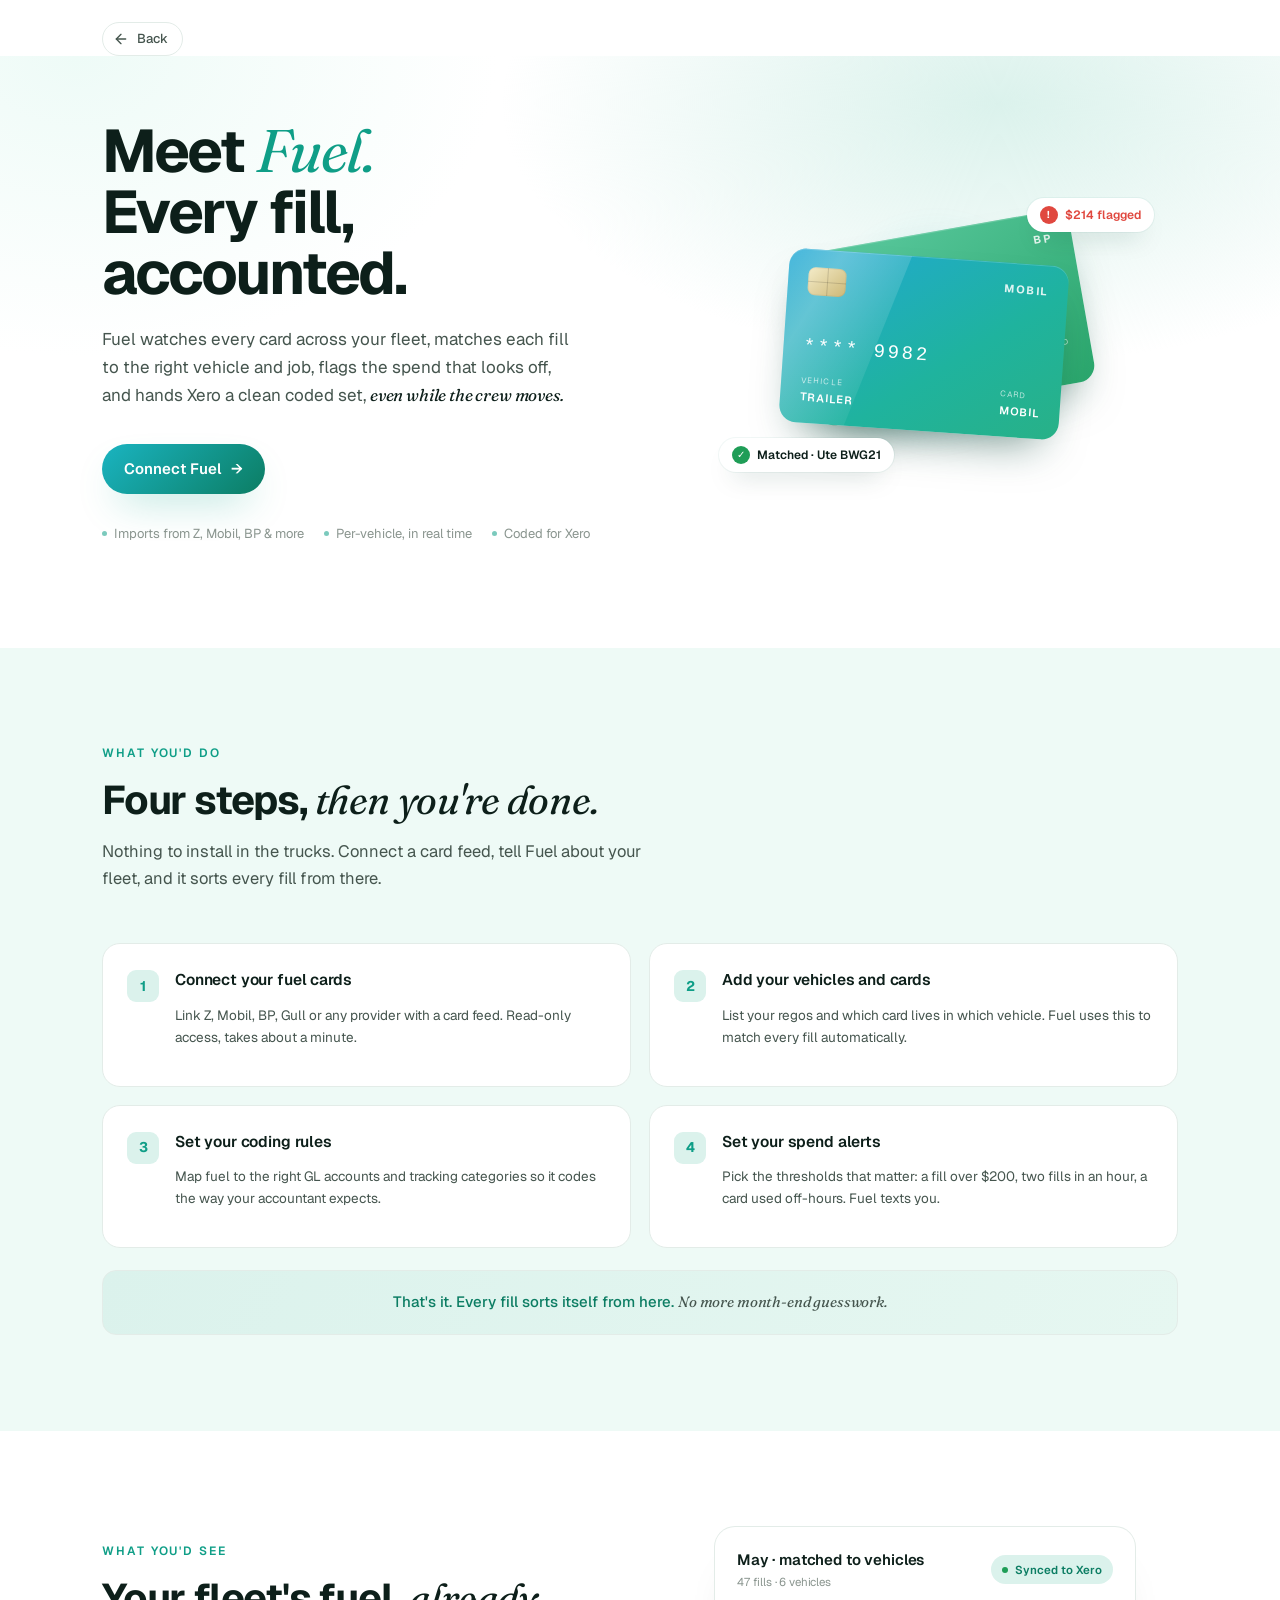
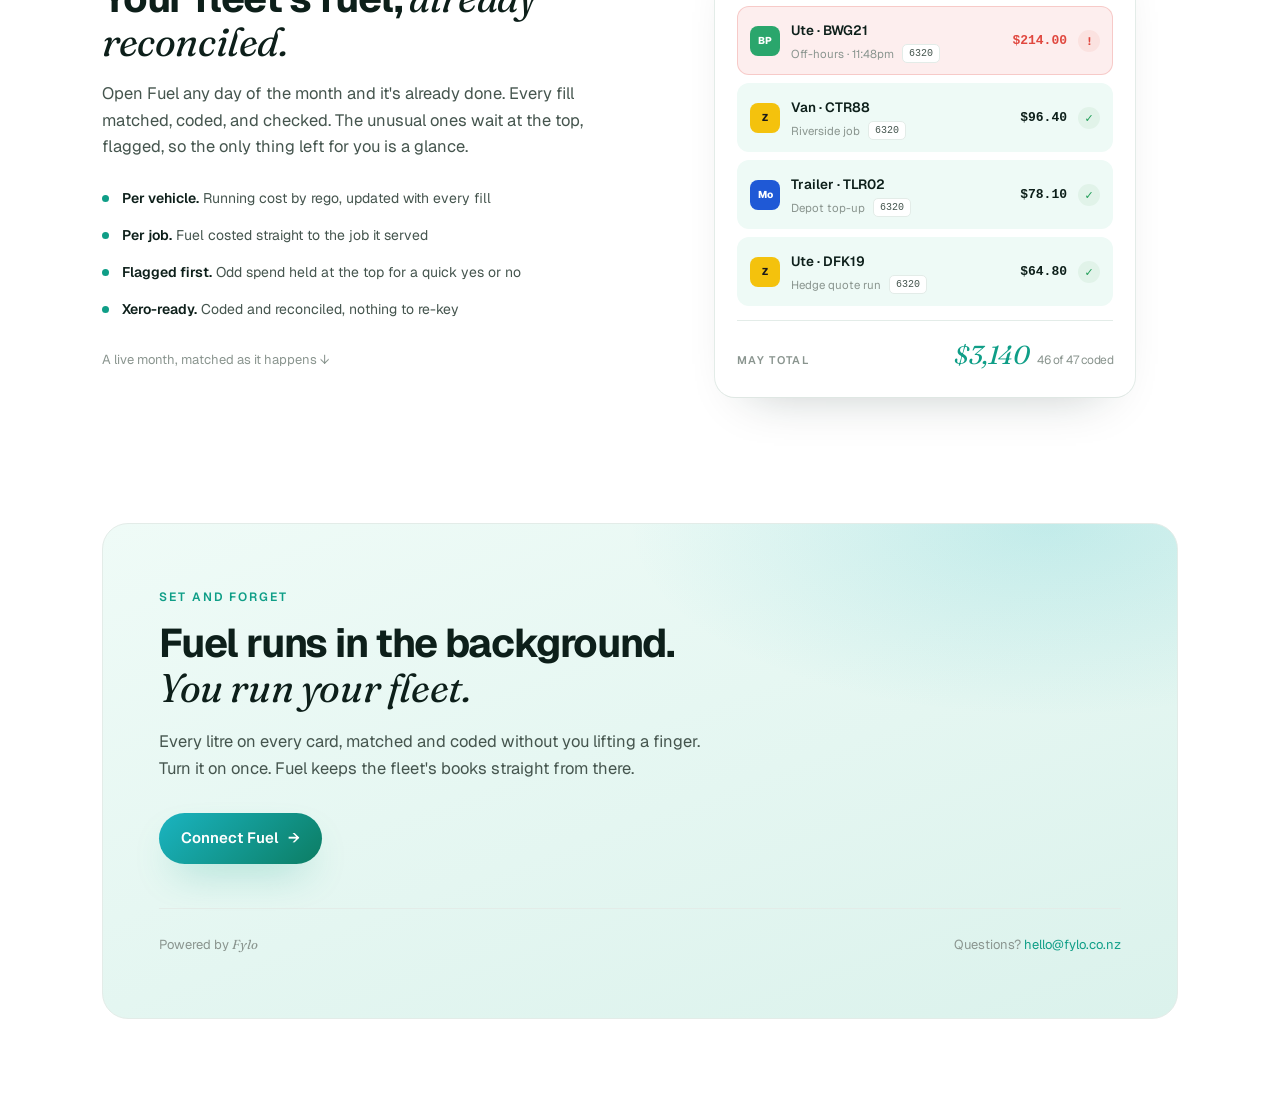
<file: showcase/fuel-about.html>
<!doctype html>
<html lang="en">
<head>
<meta charset="utf-8" />
<meta name="viewport" content="width=device-width,initial-scale=1" />
<title>Fuel Employee &middot; About</title>
<link rel="preconnect" href="https://fonts.googleapis.com" />
<link rel="preconnect" href="https://fonts.gstatic.com" crossorigin />
<link rel="stylesheet" href="https://fonts.googleapis.com/css2?family=Fraunces:ital,opsz,wght@0,9..144,400;0,9..144,500;1,9..144,400;1,9..144,500&family=Geist:wght@300;400;500;600;700&display=swap" />
<style>
/* fuel-about.html — Fuel Employee About page. Teal/emerald accent + Fraunces
   italic over Geist, with a back chip top-left and a single signup CTA. */

:root {
  --blue: #0f9e87;
  --blue-deep: #0c7d63;
  --blue-bright: #1ab4c1;
  --ink: #0d1f1a;
  --ink-2: #45554e;
  --ink-3: #8a958f;
  --bg: #ffffff;
  --tint: #eefaf6;
  --tint-2: #dbf2ec;
  --line: #e3ece8;
  --line-2: #d0ddd7;
  --green: #1f9d57;
  --amber: #d99a26;
  --red: #e0483f;
  --radius: 18px;
  --maxw: 1140px;
  --shadow-card: 0 1px 0 rgba(13,38,32,.02), 0 0 0 1px var(--line), 0 26px 50px -34px rgba(13,38,32,.30);
  --shadow-blue: 0 18px 40px -16px rgba(16,164,140,.45);
}

* { box-sizing: border-box; }
html { scroll-behavior: smooth; }
body {
  margin: 0;
  font-family: 'Geist', -apple-system, BlinkMacSystemFont, system-ui, sans-serif;
  color: var(--ink);
  background: var(--bg);
  -webkit-font-smoothing: antialiased;
  line-height: 1.5;
}
.fr { font-family: 'Fraunces', serif; font-style: italic; font-weight: 400; letter-spacing: -0.01em; }
.blue { color: var(--blue); }
.shell { max-width: var(--maxw); margin: 0 auto; padding: 0 32px; }
a { color: inherit; }

/* ============================== BACK NAV ============================== */
.v-topnav { padding: 22px 0 0; }
.v-topnav .shell { display: flex; align-items: center; }
.v-back {
  display: inline-flex; align-items: center; gap: 8px;
  color: var(--ink-2); font-size: 13px; font-weight: 500; text-decoration: none;
  padding: 6px 14px 6px 10px; border-radius: 999px;
  border: 1px solid var(--line); background: rgba(255,255,255,.6);
  transition: background .15s, color .15s, border-color .15s, transform .15s;
}
.v-back:hover { background: #fff; color: var(--ink); border-color: var(--line-2); transform: translateX(-2px); }
.v-back svg { width: 16px; height: 16px; }

/* ============================== HERO ============================== */
.v-hero { position: relative; overflow: hidden; padding: 64px 0 104px; }
.v-hero::before {
  content: ''; position: absolute; inset: 0; z-index: -1;
  background:
    radial-gradient(800px 420px at 78% 8%, var(--tint-2) 0%, transparent 62%),
    radial-gradient(700px 500px at 6% 0%, #eefbf7 0%, transparent 60%);
}
.v-hero .shell { display: grid; grid-template-columns: 1fr 0.92fr; gap: 64px; align-items: center; }
@media (max-width: 940px) { .v-hero .shell { grid-template-columns: 1fr; gap: 48px; } }

.v-h1 {
  margin: 0 0 22px; font-size: 60px; line-height: 1.02; font-weight: 700;
  letter-spacing: -0.035em; color: var(--ink); text-wrap: balance;
}
.v-h1 .fr { font-weight: 400; letter-spacing: -0.02em; }
@media (max-width: 540px) { .v-h1 { font-size: 44px; } }

.v-sub { margin: 0 0 34px; font-size: 17px; line-height: 1.62; color: var(--ink-2); max-width: 480px; }
.v-sub .fr { color: var(--ink); }

.v-actions { display: flex; align-items: center; gap: 22px; flex-wrap: wrap; }
.v-cta {
  display: inline-flex; align-items: center; gap: 10px;
  background: linear-gradient(135deg, var(--blue-bright), var(--blue-deep));
  color: #fff; text-decoration: none; font-size: 15px; font-weight: 600;
  padding: 14px 22px; border-radius: 999px; border: 0; cursor: pointer;
  box-shadow: var(--shadow-blue);
  transition: transform .25s cubic-bezier(.2,.7,.2,1), box-shadow .25s;
}
.v-cta:hover { transform: translateY(-2px); box-shadow: 0 22px 46px -16px rgba(16,164,140,.6); }
.v-cta .arw { transition: transform .25s; }
.v-cta:hover .arw { transform: translateX(3px); }

.v-trust { margin-top: 30px; display: flex; gap: 20px; flex-wrap: wrap; font-size: 13px; color: var(--ink-3); }
.v-trust span { display: inline-flex; align-items: center; gap: 7px; }
.v-trust span::before { content: ''; width: 5px; height: 5px; border-radius: 50%; background: var(--blue); opacity: .55; }

/* ---- Stacked fuel cards hero visual ---- */
.fc-wrap { position: relative; }
.fc-stage {
  position: relative; height: 360px;
  display: flex; align-items: center; justify-content: center;
}
.fc-glow { position: absolute; width: 340px; height: 340px; border-radius: 50%; background: radial-gradient(closest-side, rgba(26,180,193,.22), transparent 70%); filter: blur(8px); }
.fc-cards { position: relative; width: 300px; height: 210px; }
.fc-card {
  position: absolute; width: 280px; height: 174px; border-radius: 17px; color: #fff;
  padding: 18px 20px; display: flex; flex-direction: column;
  box-shadow: 0 24px 44px -20px rgba(11,70,56,.55), inset 0 1px 0 rgba(255,255,255,.18);
  overflow: hidden;
}
.fc-card.back {
  top: 4px; left: 18px; transform: rotate(-10deg);
  background: linear-gradient(150deg, #5ccaa0, #2aa66c);
}
.fc-card.front {
  top: 30px; left: -2px; transform: rotate(4deg);
  background: linear-gradient(145deg, #21a8d6, #1fb39e 60%, #28b187);
  animation: fc-float 7s ease-in-out infinite;
}
@keyframes fc-float { 0%,100% { transform: rotate(4deg) translateY(0); } 50% { transform: rotate(4deg) translateY(-9px); } }
.fc-card .sheen {
  position: absolute; top: -40%; left: -30%; width: 60%; height: 200%;
  background: linear-gradient(100deg, transparent, rgba(255,255,255,.30), transparent);
  transform: rotate(18deg); animation: fc-sheen 6s ease-in-out infinite;
}
@keyframes fc-sheen { 0%,100% { transform: translateX(-30px) rotate(18deg); opacity: 0; } 45% { opacity: 1; } 60% { transform: translateX(260px) rotate(18deg); opacity: 0; } }
.fc-chip {
  width: 38px; height: 28px; border-radius: 7px; position: relative;
  background: linear-gradient(135deg, #f4ecc9, #cdb877);
  box-shadow: inset 0 0 0 1px rgba(0,0,0,.06);
}
.fc-chip::before, .fc-chip::after { content: ''; position: absolute; background: rgba(0,0,0,.14); }
.fc-chip::before { left: 0; right: 0; top: 50%; height: 1px; }
.fc-chip::after { top: 0; bottom: 0; left: 50%; width: 1px; }
.fc-prov { position: absolute; top: 18px; right: 20px; font-size: 11px; font-weight: 700; letter-spacing: .14em; color: rgba(255,255,255,.85); }
.fc-num { margin-top: auto; font-family: ui-monospace, SFMono-Regular, Menlo, monospace; font-size: 19px; letter-spacing: .14em; }
.fc-foot { margin-top: 12px; display: flex; justify-content: space-between; align-items: flex-end; font-size: 11px; letter-spacing: .1em; }
.fc-foot .lbl { opacity: .7; font-size: 8px; letter-spacing: .14em; display: block; margin-bottom: 3px; }
.fc-foot b { font-weight: 600; }
.fc-card.back .fc-num { opacity: .85; }
.fc-tag {
  position: absolute; z-index: 5; display: inline-flex; align-items: center; gap: 7px;
  background: #fff; border-radius: 999px; padding: 8px 13px; font-size: 12px; font-weight: 600; color: var(--ink);
  box-shadow: 0 14px 26px -14px rgba(13,60,48,.4), 0 0 0 1px rgba(16,120,99,.06);
}
.fc-tag .i { width: 18px; height: 18px; border-radius: 50%; display: flex; align-items: center; justify-content: center; font-size: 10px; font-weight: 700; color: #fff; }
.fc-tag.ok { left: 26px; bottom: 40px; animation: fc-bob 5s ease-in-out infinite; }
.fc-tag.ok .i { background: var(--green); }
.fc-tag.flag { right: 24px; top: 46px; animation: fc-bob 5s ease-in-out infinite .6s; }
.fc-tag.flag .i { background: var(--red); }
.fc-tag.flag .amt { color: var(--red); }
@keyframes fc-bob { 0%,100% { transform: translateY(0); } 50% { transform: translateY(-6px); } }

.fc-stats { display: flex; gap: 26px; justify-content: center; margin-top: 22px; }
.fc-stats .s { text-align: center; }
.fc-stats .n { font-family: 'Fraunces', serif; font-style: italic; font-size: 26px; color: var(--blue); letter-spacing: -.02em; line-height: 1; }
.fc-stats .l { font-size: 11px; color: var(--ink-3); margin-top: 6px; letter-spacing: .04em; }
.fc-stats .sep { width: 1px; background: var(--line); }

/* ============================== SECTION FRAME ============================== */
.v-sec { padding: 96px 0; }
.v-sec.band-2 { background: var(--tint); }
.v-kicker {
  font-size: 12px; font-weight: 600; letter-spacing: 0.16em; text-transform: uppercase;
  color: var(--blue); margin-bottom: 16px;
}
.v-h2 { margin: 0 0 16px; font-size: 40px; line-height: 1.08; font-weight: 700; letter-spacing: -0.03em; color: var(--ink); }
.v-h2 .fr { font-weight: 400; }
@media (max-width: 540px) { .v-h2 { font-size: 30px; } }
.v-lead { margin: 0; font-size: 16.5px; line-height: 1.62; color: var(--ink-2); max-width: 560px; }
.v-sec-head { margin-bottom: 52px; }

/* ============================== SETUP GRID ============================== */
.v-setup { display: grid; grid-template-columns: 1fr 1fr; gap: 18px; }
@media (max-width: 760px) { .v-setup { grid-template-columns: 1fr; } }
.v-scard {
  display: flex; gap: 16px; background: #fff; border: 1px solid var(--line); border-radius: var(--radius);
  padding: 24px; transition: border-color .3s, box-shadow .3s, transform .3s;
}
.v-scard:hover { border-color: var(--line-2); box-shadow: var(--shadow-card); transform: translateY(-3px); }
.v-snum {
  flex: 0 0 auto; width: 32px; height: 32px; border-radius: 9px; margin-top: 2px;
  display: flex; align-items: center; justify-content: center; font-weight: 700; font-size: 14px;
  color: var(--blue); background: var(--tint-2);
}
.v-stitle { font-size: 15.5px; font-weight: 600; letter-spacing: -0.01em; margin-bottom: 7px; }
.v-sdesc { font-size: 13.5px; line-height: 1.6; color: var(--ink-2); }
.v-banner {
  margin-top: 22px; text-align: center; padding: 20px;
  background: linear-gradient(120deg, var(--tint-2), #e6f7f1); border: 1px solid var(--line);
  border-radius: 14px; font-size: 15px; font-weight: 500; color: var(--blue-deep);
}
.v-banner .fr { color: var(--ink-2); }

/* ============================== POV + LEDGER ============================== */
.v-pov .shell { display: grid; grid-template-columns: 1fr 1fr; gap: 64px; align-items: center; }
@media (max-width: 940px) { .v-pov .shell { grid-template-columns: 1fr; gap: 48px; } }
.v-povlist { list-style: none; margin: 28px 0 0; padding: 0; display: flex; flex-direction: column; gap: 16px; }
.v-povlist li { display: flex; gap: 13px; align-items: baseline; font-size: 14px; color: var(--ink-2); }
.v-povlist li::before { content: ''; flex: 0 0 auto; align-self: center; width: 7px; height: 7px; border-radius: 50%; background: var(--blue); }
.v-povlist b { color: var(--ink); font-weight: 600; }
.v-povhint { margin-top: 30px; font-size: 13px; color: var(--ink-3); }

.ledger-stage { display: flex; justify-content: center; position: relative; }
.ledger-stage::before { content: ''; position: absolute; width: 420px; height: 380px; border-radius: 50%; background: radial-gradient(closest-side, rgba(16,164,140,.12), transparent 70%); }
.ledger {
  position: relative; width: 420px; max-width: 100%; background: #fff; border-radius: 20px; padding: 22px;
  box-shadow: var(--shadow-card); animation: fc-float 8s ease-in-out infinite;
}
@media (max-width: 480px) { .ledger { padding: 16px; } }
.ledger-top { display: flex; align-items: center; justify-content: space-between; margin-bottom: 16px; }
.ledger-title { font-size: 15px; font-weight: 600; letter-spacing: -.01em; }
.ledger-title small { display: block; font-size: 11.5px; font-weight: 400; color: var(--ink-3); margin-top: 2px; }
.ledger-xero { display: inline-flex; align-items: center; gap: 7px; background: var(--tint-2); color: var(--blue-deep); font-size: 11.5px; font-weight: 600; padding: 6px 11px; border-radius: 999px; }
.ledger-xero .d { width: 6px; height: 6px; border-radius: 50%; background: var(--green); animation: v-pulse 1.8s infinite; }
@keyframes v-pulse { 0%,100% { box-shadow: 0 0 0 0 rgba(31,157,87,.55); } 50% { box-shadow: 0 0 0 5px rgba(31,157,87,0); } }

.led-row {
  display: grid; grid-template-columns: 30px 1fr auto 22px; gap: 11px; align-items: center;
  padding: 11px 12px; border-radius: 12px; background: var(--tint); margin-bottom: 8px;
  border: 1px solid transparent;
}
.led-row.flagged { background: #fdeeee; border-color: rgba(224,72,63,.22); }
.led-brand { width: 30px; height: 30px; border-radius: 8px; display: flex; align-items: center; justify-content: center; font-size: 10px; font-weight: 800; color: #fff; }
.led-brand.z { background: #f4c20d; color: #1a1a1a; }
.led-brand.mobil { background: #1f59d6; }
.led-brand.bp { background: #2aa66c; }
.led-veh { font-size: 13.5px; font-weight: 600; }
.led-meta { font-size: 11.5px; color: var(--ink-3); margin-top: 2px; display: flex; gap: 8px; align-items: center; }
.led-code { background: #fff; border: 1px solid var(--line); border-radius: 5px; padding: 1px 6px; font-family: ui-monospace, monospace; font-size: 10px; color: var(--ink-2); }
.led-row.flagged .led-code { background: #fff; }
.led-amt { font-family: ui-monospace, monospace; font-size: 13px; font-weight: 600; text-align: right; }
.led-row.flagged .led-amt { color: var(--red); }
.led-stat { width: 22px; height: 22px; border-radius: 50%; display: flex; align-items: center; justify-content: center; font-size: 11px; font-weight: 700; }
.led-stat.ok { background: #e1f3e9; color: var(--green); }
.led-stat.hold { background: #fbe2e0; color: var(--red); }
.ledger-foot { display: flex; align-items: baseline; justify-content: space-between; margin-top: 14px; padding-top: 15px; border-top: 1px solid var(--line); }
.ledger-foot .l { font-size: 11px; letter-spacing: .12em; text-transform: uppercase; color: var(--ink-3); font-weight: 600; }
.ledger-foot .v { font-family: 'Fraunces', serif; font-style: italic; font-size: 26px; color: var(--blue); letter-spacing: -.02em; }
.ledger-foot .v small { font-style: normal; font-family: 'Geist'; font-size: 12px; color: var(--ink-3); margin-left: 8px; }

/* ============================== CLOSING CTA ============================== */
.v-close { padding: 30px 0 96px; }
.v-closecard {
  position: relative; overflow: hidden; border-radius: 26px; padding: 64px 56px;
  background:
    radial-gradient(700px 320px at 88% 0%, rgba(26,180,193,.18), transparent 60%),
    linear-gradient(160deg, #effbf7, #dbf2ec);
  border: 1px solid var(--line);
}
@media (max-width: 600px) { .v-closecard { padding: 44px 28px; } }
.v-closecard .v-h2 { margin-bottom: 18px; }
.v-closecard .v-lead { margin-bottom: 32px; }
.v-foot { margin-top: 44px; padding-top: 26px; border-top: 1px solid var(--line); display: flex; justify-content: space-between; flex-wrap: wrap; gap: 12px; font-size: 13px; color: var(--ink-3); }
.v-foot a { color: var(--blue); text-decoration: none; }

@media (prefers-reduced-motion: reduce) {
  * { animation: none !important; scroll-behavior: auto; }
}
</style>
</head>
<body>

<!-- BACK NAV -->
<div class="v-topnav">
  <div class="shell">
    <a class="v-back" href="/" aria-label="Back to home">
      <svg viewBox="0 0 24 24" fill="none" stroke="currentColor" stroke-width="2" stroke-linecap="round" stroke-linejoin="round">
        <path d="M19 12H5"/><path d="M12 19l-7-7 7-7"/>
      </svg>
      Back
    </a>
  </div>
</div>

<!-- HERO -->
<section class="v-hero">
  <div class="shell">
    <div>
      <h1 class="v-h1">Meet <span class="fr blue">Fuel.</span><br />Every fill, accounted.</h1>
      <p class="v-sub">Fuel watches every card across your fleet, matches each fill to the right vehicle and job, flags the spend that looks off, and hands Xero a clean coded set, <span class="fr">even while the crew moves.</span></p>
      <div class="v-actions">
        <a class="v-cta" href="https://fylo.co.nz/signup?next=/fuel/connect">Connect Fuel <span class="arw">&rarr;</span></a>
      </div>
      <div class="v-trust">
        <span>Imports from Z, Mobil, BP &amp; more</span>
        <span>Per-vehicle, in real time</span>
        <span>Coded for Xero</span>
      </div>
    </div>

    <div class="fc-wrap">
      <div class="fc-stage">
        <div class="fc-glow"></div>
        <div class="fc-cards">
          <div class="fc-card back">
            <div class="fc-chip"></div>
            <span class="fc-prov">BP</span>
            <div class="fc-num">**** 4471</div>
            <div class="fc-foot"><span><span class="lbl">VEHICLE</span><b>VAN</b></span><span><span class="lbl">CARD</span><b>BP</b></span></div>
          </div>
          <div class="fc-card front">
            <div class="sheen"></div>
            <div class="fc-chip"></div>
            <span class="fc-prov">MOBIL</span>
            <div class="fc-num">**** 9982</div>
            <div class="fc-foot"><span><span class="lbl">VEHICLE</span><b>TRAILER</b></span><span><span class="lbl">CARD</span><b>MOBIL</b></span></div>
          </div>
        </div>
        <div class="fc-tag ok"><span class="i">&check;</span>Matched &middot; Ute BWG21</div>
        <div class="fc-tag flag"><span class="i">!</span><span class="amt">$214 flagged</span></div>
      </div>
    </div>
  </div>
</section>

<!-- FOUR STEPS / SETUP -->
<section class="v-sec band-2">
  <div class="shell">
    <div class="v-sec-head">
      <div class="v-kicker">What you'd do</div>
      <h2 class="v-h2">Four steps, <span class="fr">then you're done.</span></h2>
      <p class="v-lead">Nothing to install in the trucks. Connect a card feed, tell Fuel about your fleet, and it sorts every fill from there.</p>
    </div>

    <div class="v-setup">
      <div class="v-scard">
        <span class="v-snum">1</span>
        <div><div class="v-stitle">Connect your fuel cards</div><p class="v-sdesc">Link Z, Mobil, BP, Gull or any provider with a card feed. Read-only access, takes about a minute.</p></div>
      </div>
      <div class="v-scard">
        <span class="v-snum">2</span>
        <div><div class="v-stitle">Add your vehicles and cards</div><p class="v-sdesc">List your regos and which card lives in which vehicle. Fuel uses this to match every fill automatically.</p></div>
      </div>
      <div class="v-scard">
        <span class="v-snum">3</span>
        <div><div class="v-stitle">Set your coding rules</div><p class="v-sdesc">Map fuel to the right GL accounts and tracking categories so it codes the way your accountant expects.</p></div>
      </div>
      <div class="v-scard">
        <span class="v-snum">4</span>
        <div><div class="v-stitle">Set your spend alerts</div><p class="v-sdesc">Pick the thresholds that matter: a fill over $200, two fills in an hour, a card used off-hours. Fuel texts you.</p></div>
      </div>
    </div>

    <div class="v-banner">That's it. Every fill sorts itself from here. <span class="fr">No more month-end guesswork.</span></div>
  </div>
</section>

<!-- LEDGER POV -->
<section class="v-sec v-pov">
  <div class="shell">
    <div>
      <div class="v-kicker">What you'd see</div>
      <h2 class="v-h2">Your fleet's fuel, <span class="fr">already reconciled.</span></h2>
      <p class="v-lead">Open Fuel any day of the month and it's already done. Every fill matched, coded, and checked. The unusual ones wait at the top, flagged, so the only thing left for you is a glance.</p>
      <ul class="v-povlist">
        <li><span><b>Per vehicle.</b> Running cost by rego, updated with every fill</span></li>
        <li><span><b>Per job.</b> Fuel costed straight to the job it served</span></li>
        <li><span><b>Flagged first.</b> Odd spend held at the top for a quick yes or no</span></li>
        <li><span><b>Xero-ready.</b> Coded and reconciled, nothing to re-key</span></li>
      </ul>
      <p class="v-povhint">A live month, matched as it happens &darr;</p>
    </div>

    <div class="ledger-stage">
      <div class="ledger">
        <div class="ledger-top">
          <div class="ledger-title">May &middot; matched to vehicles<small>47 fills &middot; 6 vehicles</small></div>
          <span class="ledger-xero"><span class="d"></span>Synced to Xero</span>
        </div>

        <div class="led-row flagged">
          <span class="led-brand bp">BP</span>
          <span><span class="led-veh">Ute &middot; BWG21</span><span class="led-meta">Off-hours &middot; 11:48pm <span class="led-code">6320</span></span></span>
          <span class="led-amt">$214.00</span>
          <span class="led-stat hold">!</span>
        </div>
        <div class="led-row">
          <span class="led-brand z">Z</span>
          <span><span class="led-veh">Van &middot; CTR88</span><span class="led-meta">Riverside job <span class="led-code">6320</span></span></span>
          <span class="led-amt">$96.40</span>
          <span class="led-stat ok">&check;</span>
        </div>
        <div class="led-row">
          <span class="led-brand mobil">Mo</span>
          <span><span class="led-veh">Trailer &middot; TLR02</span><span class="led-meta">Depot top-up <span class="led-code">6320</span></span></span>
          <span class="led-amt">$78.10</span>
          <span class="led-stat ok">&check;</span>
        </div>
        <div class="led-row">
          <span class="led-brand z">Z</span>
          <span><span class="led-veh">Ute &middot; DFK19</span><span class="led-meta">Hedge quote run <span class="led-code">6320</span></span></span>
          <span class="led-amt">$64.80</span>
          <span class="led-stat ok">&check;</span>
        </div>

        <div class="ledger-foot">
          <span class="l">May total</span>
          <span class="v">$3,140<small>46 of 47 coded</small></span>
        </div>
      </div>
    </div>
  </div>
</section>

<!-- CLOSING -->
<section class="v-close">
  <div class="shell">
    <div class="v-closecard">
      <div class="v-kicker">Set and forget</div>
      <h2 class="v-h2">Fuel runs in the background.<br /><span class="fr">You run your fleet.</span></h2>
      <p class="v-lead">Every litre on every card, matched and coded without you lifting a finger. Turn it on once. Fuel keeps the fleet's books straight from there.</p>
      <a class="v-cta" href="https://fylo.co.nz/signup?next=/fuel/connect">Connect Fuel <span class="arw">&rarr;</span></a>

      <div class="v-foot">
        <span>Powered by <span class="fr">Fylo</span></span>
        <span>Questions? <a href="mailto:hello@fylo.co.nz">hello@fylo.co.nz</a></span>
      </div>
    </div>
  </div>
</section>

</body>
</html>
</file>
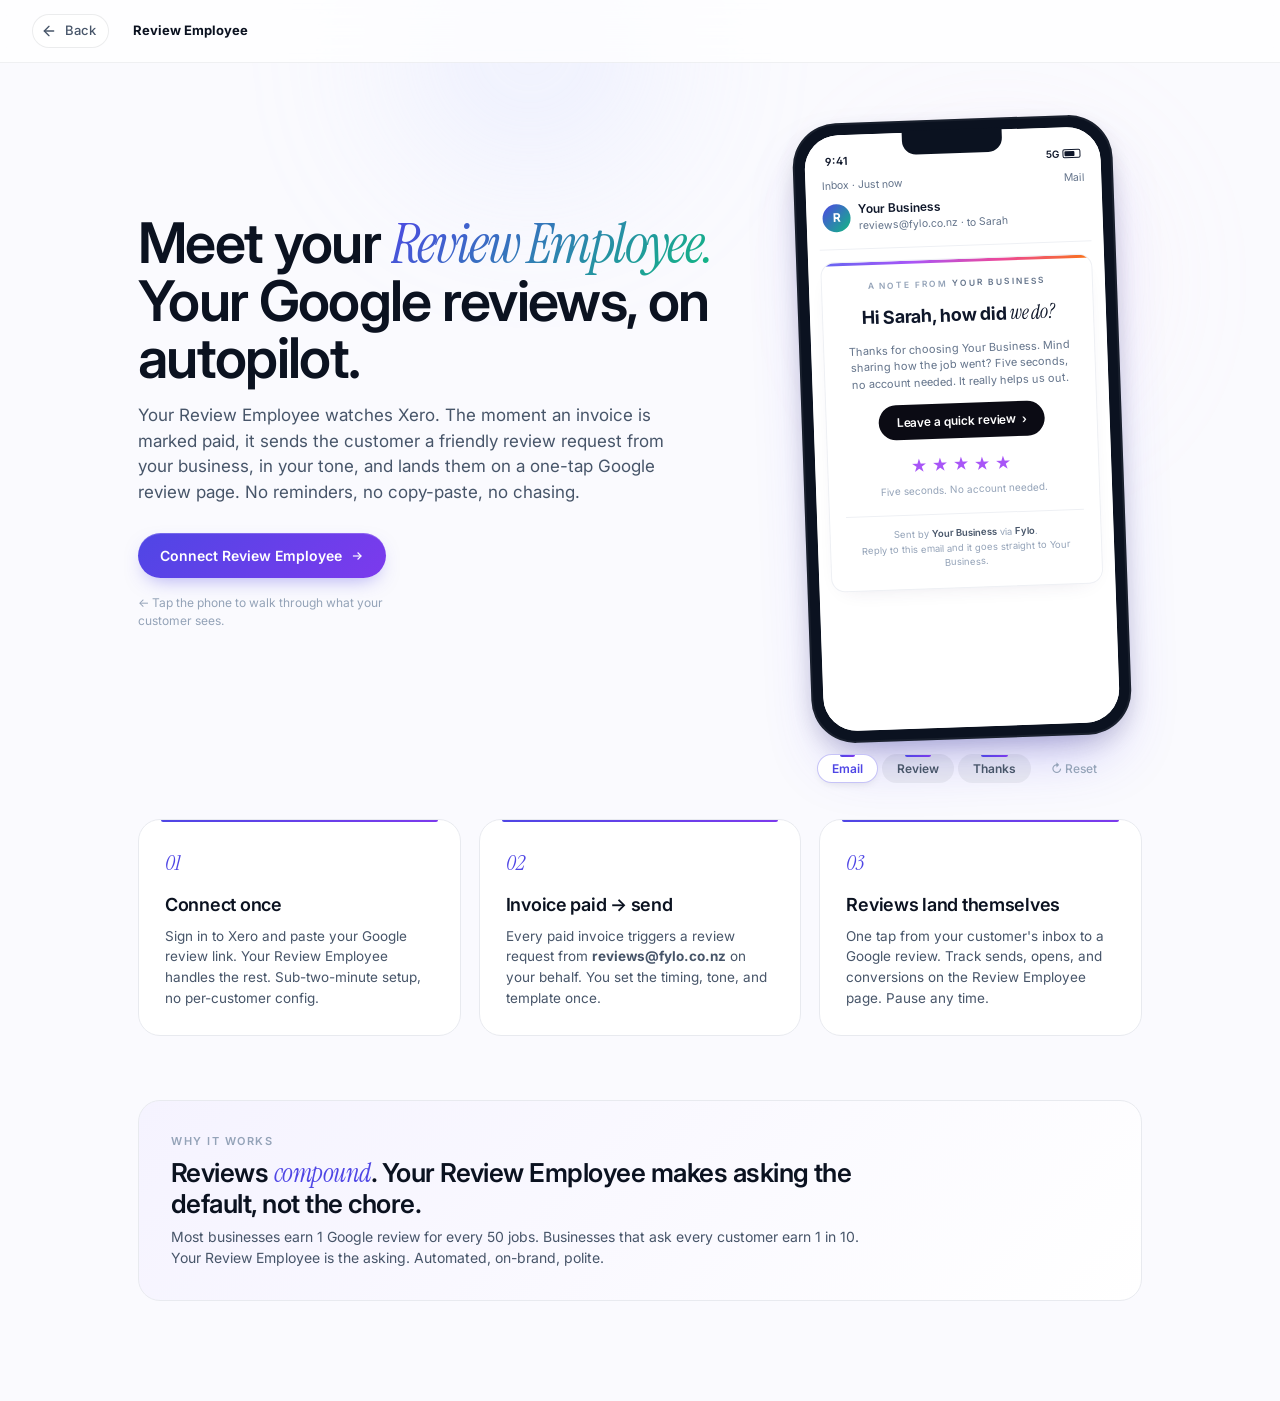
<file: showcase/reviews-about.html>
<!doctype html>
<html lang="en">
<head>
<meta charset="utf-8" />
<meta name="viewport" content="width=device-width, initial-scale=1" />
<title>Review Employee · About</title>
<link rel="preconnect" href="https://fonts.googleapis.com">
<link rel="preconnect" href="https://fonts.gstatic.com" crossorigin>
<link href="https://fonts.googleapis.com/css2?family=Inter:wght@400;500;600;700&family=Instrument+Serif:ital@0;1&display=swap" rel="stylesheet">
<style>
:root {
  --sa-accent: #4f46e5;
  --sa-accent-2: #7c3aed;
  --sa-accent-soft: #eef2ff;
  --sa-accent-wash: #f5f3ff;
  --sa-ink: #0b1220;
  --sa-ink-2: #1e293b;
  --sa-muted: #475569;
  --sa-faded: #94a3b8;
  --sa-hairline: #e8eaef;
}
* { box-sizing: border-box; }
body {
  margin: 0;
  font-family: 'Inter', -apple-system, BlinkMacSystemFont, sans-serif;
  font-feature-settings: "ss01";
  background: #fafafe;
  color: var(--sa-ink);
  -webkit-font-smoothing: antialiased;
  line-height: 1.5; font-size: 14px;
  min-height: 100vh; position: relative; overflow-x: hidden;
}
a { color: inherit; text-decoration: none; }
button { font-family: inherit; cursor: pointer; }

.aurora { position: fixed; inset: 0; z-index: 0; pointer-events: none; overflow: hidden; }
.aurora::before, .aurora::after { content: ""; position: absolute; border-radius: 50%; filter: blur(80px); opacity: .4; }
.aurora::before { width: 500px; height: 500px; background: radial-gradient(closest-side, #c7d2fe, transparent 70%); top: -200px; left: 280px; }
.aurora::after { width: 400px; height: 400px; background: radial-gradient(closest-side, #fbcfe8, transparent 70%); top: 80px; right: 80px; }

.layout { position: relative; z-index: 1; }
.shell { padding: 56px 48px 100px; max-width: 1100px; margin: 0 auto; }

.nav-stub {
  display: flex; align-items: center; gap: 24px;
  padding: 14px 32px;
  background: rgba(255,255,255,.75);
  backdrop-filter: blur(20px);
  border-bottom: 1px solid rgba(11,18,32,.06);
  position: relative; z-index: 2;
  font-size: 13px; color: var(--sa-muted);
}
.nav-stub strong { color: var(--sa-ink); font-weight: 700; }
.nav-stub span.active { color: var(--sa-accent); font-weight: 600; }
.nav-back {
  display: inline-flex; align-items: center; gap: 8px;
  color: var(--sa-muted); font-size: 13px; font-weight: 500;
  padding: 6px 12px 6px 8px; border-radius: 999px;
  border: 1px solid rgba(11,18,32,.08); background: rgba(255,255,255,.6);
  transition: background .15s, color .15s, border-color .15s, transform .15s;
}
.nav-back:hover { background: #fff; color: var(--sa-ink); border-color: rgba(11,18,32,.16); transform: translateX(-2px); }
.nav-back svg { width: 16px; height: 16px; }

.eyebrow {
  display: inline-flex; align-items: center; gap: 10px;
  font-size: 11.5px; font-weight: 600; letter-spacing: 0.14em;
  text-transform: uppercase; color: var(--sa-faded); margin-bottom: 14px;
}
.eyebrow::before { content: ""; width: 22px; height: 1px; background: var(--sa-faded); }

/* HERO */
.hero-grid {
  display: grid; grid-template-columns: 1fr 360px;
  gap: 60px; align-items: center;
}
.hero-text h1 {
  font-size: 56px; line-height: 1.02; letter-spacing: -0.03em;
  font-weight: 600; color: var(--sa-ink); margin: 0 0 16px;
}
.hero-text h1 em {
  font-family: 'Instrument Serif', ui-serif, serif;
  font-style: italic; font-weight: 400;
  background: linear-gradient(135deg, #4f46e5, #10b981);
  -webkit-background-clip: text; background-clip: text; color: transparent;
}
.hero-sub { font-size: 17px; color: var(--sa-muted); margin: 0 0 28px; max-width: 540px; }

.cta-row { display: flex; align-items: center; gap: 12px; flex-wrap: wrap; }
.btn-primary {
  display: inline-flex; align-items: center; gap: 8px;
  padding: 12px 22px;
  background: linear-gradient(135deg, var(--sa-accent), var(--sa-accent-2));
  color: #fff;
  border-radius: 999px;
  font-size: 14px; font-weight: 600;
  box-shadow: 0 8px 20px -8px rgba(79,70,229,.5), inset 0 1px 0 rgba(255,255,255,.2);
  border: 0;
}

/* PHONE FRAME ----------------------------------------------------- */
.phone-wrap { position: relative; width: 320px; height: 620px; margin: 0 auto; }
.phone {
  position: absolute; inset: 0;
  background: #0b1220;
  border-radius: 44px;
  padding: 12px;
  box-shadow:
    0 30px 60px -20px rgba(79,70,229,.35),
    0 10px 30px -10px rgba(11,18,32,.3),
    inset 0 0 0 2px rgba(255,255,255,.06);
  transform: rotate(-2deg);
}
.phone::before {
  content: ""; position: absolute; top: 10px; left: 50%; transform: translateX(-50%);
  width: 100px; height: 24px;
  background: #0b1220; border-radius: 0 0 14px 14px; z-index: 5;
}
.screen {
  position: relative;
  width: 100%; height: 100%;
  border-radius: 34px;
  overflow: hidden;
  background: #ffffff;
}
.screen > .scr-email,
.screen > .scr-review {
  position: absolute;
  inset: 0;
}

/* Tab bar under phone — shows step + replay */
.phone-tools {
  display: flex; gap: 4px; justify-content: center; align-items: center;
  position: absolute; bottom: -44px; left: 0; right: 0;
}
.phone-tools .step {
  background: rgba(11,18,32,.06);
  border: 1px solid transparent;
  color: var(--sa-muted);
  padding: 6px 14px;
  font-size: 12px; font-weight: 600;
  border-radius: 999px;
  transition: all .18s;
}
.phone-tools .step.active { background: #fff; color: var(--sa-accent); border-color: rgba(79,70,229,.32); box-shadow: 0 4px 10px -4px rgba(11,18,32,.12); }
.phone-tools .step:hover:not(.active) { background: rgba(11,18,32,.1); }
.phone-tools .replay {
  margin-left: 6px;
  background: transparent; color: var(--sa-faded);
  padding: 6px 10px; font-size: 12px; font-weight: 500;
  border-radius: 999px; border: 0;
}
.phone-tools .replay:hover { color: var(--sa-accent); background: rgba(11,18,32,.04); }

/* SCREEN 1: Email card -------------------------------------------- */
.scr-email {
  background: #ffffff;
  padding: 14px 12px 8px;
  height: 100%; overflow-y: auto;
  font-family: Inter, -apple-system, BlinkMacSystemFont, sans-serif;
  color: #0f172a;
}
.email-status {
  display: flex; justify-content: space-between; align-items: center;
  padding: 4px 8px 8px;
  font-size: 11px; font-weight: 600; color: #0f172a;
}
.email-status .right { display: flex; gap: 4px; align-items: center; font-size: 10px; }
.email-status .battery { width: 18px; height: 9px; border: 1px solid #0f172a; border-radius: 2px; padding: 1px; }
.email-status .battery i { display: block; width: 70%; height: 100%; background: #0f172a; border-radius: 1px; }
.email-meta {
  font-size: 10.5px; color: #64748b; display: flex; justify-content: space-between;
  padding: 0 4px 8px;
}
.email-from {
  display: flex; align-items: center; gap: 8px;
  padding: 0 4px 14px; border-bottom: 1px solid #eef0f4; margin-bottom: 12px;
}
.email-from-icon {
  width: 28px; height: 28px; border-radius: 50%;
  background: linear-gradient(135deg, #4f46e5, #10b981);
  color: #fff; font-weight: 700; font-size: 12px;
  display: flex; align-items: center; justify-content: center;
  flex-shrink: 0;
}
.email-from-body { flex: 1; min-width: 0; }
.email-from-name { font-weight: 600; font-size: 12px; color: #0f172a; }
.email-from-sub { font-size: 10.5px; color: #64748b; }

/* Email body — Card A miniaturised */
.email-card {
  position: relative;
  background: #ffffff;
  border-radius: 14px;
  border: 1px solid #eef0f4;
  overflow: hidden;
  box-shadow: 0 8px 24px -16px rgba(60,40,90,.2);
}
.email-card-bar {
  position: absolute; top: 0; left: 0; right: 0; height: 3px;
  background: linear-gradient(90deg, #6366f1, #a855f7, #ec4899, #f97316, #ec4899, #a855f7, #6366f1);
  background-size: 200% 100%;
  animation: shimmer 5s linear infinite;
}
@keyframes shimmer { 0% { background-position: 0% 50%; } 100% { background-position: 200% 50%; } }
.email-card-eyebrow {
  text-align: center; font-size: 8.5px; letter-spacing: 0.22em;
  text-transform: uppercase; color: #94a3b8; font-weight: 600;
  padding: 18px 16px 8px;
}
.email-card-eyebrow strong { color: #64748b; font-weight: 600; }
.email-card h1 {
  text-align: center;
  margin: 0; padding: 4px 16px 6px;
  font-size: 18px; font-weight: 700; color: #0f172a;
  letter-spacing: -0.015em; line-height: 1.2;
}
.email-card h1 em {
  font-family: 'Instrument Serif', Georgia, serif;
  font-style: italic; font-weight: 400; font-size: 20px;
}
.email-card-sub {
  text-align: center;
  padding: 8px 22px 14px;
  font-size: 11px; line-height: 1.5; color: #64748b;
  margin: 0;
}
.email-cta-wrap { text-align: center; padding: 0 16px 14px; }
.email-cta {
  display: inline-block;
  background: #0b0b14; color: #fff;
  text-decoration: none;
  padding: 10px 18px;
  border-radius: 999px;
  font-size: 12px; font-weight: 600; letter-spacing: -.005em;
  animation: pulse 3s ease-in-out infinite;
  border: 0; cursor: pointer;
  transition: transform .15s;
}
.email-cta:hover { transform: translateY(-1px) scale(1.02); }
@keyframes pulse {
  0%,100% { box-shadow: 0 6px 24px -8px rgba(139,92,246,.45); }
  50%     { box-shadow: 0 10px 32px -8px rgba(236,72,153,.55), 0 0 0 6px rgba(236,72,153,0); }
}
.email-card-stars {
  text-align: center; font-size: 16px; color: #a855f7; letter-spacing: 4px;
  padding: 0 16px 6px;
}
.email-card-five {
  text-align: center; font-size: 10px; color: #94a3b8;
  padding: 0 16px 16px;
}
.email-card-divider { height: 1px; background: #eef0f4; margin: 0 16px; }
.email-card-foot {
  text-align: center; padding: 12px 18px 18px;
  font-size: 9.5px; color: #94a3b8; line-height: 1.5;
}
.email-card-foot strong { color: #475569; font-weight: 600; }

/* SCREEN 2: Review page  ------------------------------------------ */
.scr-review {
  background: #f0eee9;
  padding: 14px 12px;
  height: 100%; overflow-y: auto;
  font-family: Inter, sans-serif;
  color: #0f172a;
}
.rv-status { /* iOS-style status bar at top of phone screen */
  display: flex; justify-content: space-between; align-items: center;
  padding: 2px 6px 10px;
  font-size: 11px; font-weight: 600; color: #0f172a;
}
.rv-status .right { display: flex; gap: 4px; align-items: center; font-size: 10px; }
.rv-status .battery { width: 18px; height: 9px; border: 1px solid #0f172a; border-radius: 2px; padding: 1px; }
.rv-status .battery i { display: block; width: 70%; height: 100%; background: #0f172a; border-radius: 1px; }

.rv-card {
  position: relative;
  background: #ffffff; border-radius: 14px;
  padding: 22px 18px 16px;
  box-shadow: 0 1px 0 rgba(20,20,30,0.02), 0 16px 40px -24px rgba(60,40,90,0.25);
  overflow: hidden;
}
.rv-bar {
  position: absolute; top: 0; left: 0; right: 0; height: 3px;
  background: linear-gradient(90deg, #6366f1, #a855f7, #ec4899, #f97316, #ec4899, #a855f7, #6366f1);
  background-size: 200% 100%;
  animation: shimmer 5s linear infinite;
}
.rv-eyebrow {
  text-align: center;
  font-size: 8.5px; letter-spacing: 0.22em; text-transform: uppercase;
  color: #94a3b8; font-weight: 600; margin-bottom: 10px;
}
.rv-eyebrow strong { color: #64748b; font-weight: 600; }
.rv-h1 {
  text-align: center; margin: 0 0 6px;
  font-size: 19px; font-weight: 700; color: #0f172a;
  letter-spacing: -0.015em; line-height: 1.15;
}
.rv-h1 em {
  font-family: 'Instrument Serif', Georgia, serif;
  font-style: italic; font-weight: 400; font-size: 22px;
  background: linear-gradient(90deg, #6366f1, #a855f7, #ec4899);
  -webkit-background-clip: text; background-clip: text; color: transparent;
}
.rv-sub {
  text-align: center; margin: 0 auto 18px;
  font-size: 11px; line-height: 1.5; color: #64748b;
  max-width: 240px;
}
.rv-stars {
  position: relative;
  display: flex; justify-content: center; gap: 6px;
  margin-bottom: 10px;
}
.rv-star-cell {
  position: relative; width: 30px; height: 30px;
  color: #cbd5e1;
  transition: transform .18s cubic-bezier(.2,.7,.3,1), filter .18s;
}
.rv-star-cell.is-lit { filter: drop-shadow(0 4px 12px rgba(168,85,247,0.5)); }
.rv-star-cell.is-locked { transform: scale(1.12); }
.rv-star-zone {
  position: absolute; top: 0; bottom: 0; width: 50%;
  background: transparent; border: 0; padding: 0;
  z-index: 1;
}
.rv-star-zone-l { left: 0; }
.rv-star-zone-r { right: 0; }
.rv-star-out { position: absolute; inset: 0; pointer-events: none; }
.rv-star-fill {
  position: absolute; inset: 0;
  pointer-events: none;
  overflow: hidden;
  transition: clip-path .12s ease;
}
.rv-hint {
  text-align: center;
  font-size: 11px; font-weight: 500; color: #94a3b8; min-height: 16px;
  margin-bottom: 14px; transition: color .2s;
}
.rv-hint.is-active { color: #0f172a; }
.rv-cta-row { display: flex; justify-content: center; margin-bottom: 14px; }
.rv-cta {
  display: inline-flex; align-items: center; gap: 6px;
  padding: 9px 16px; border-radius: 999px;
  border: 0; font: 600 12px Inter, sans-serif;
  transition: background .25s, transform .15s, color .25s;
}
.rv-cta.is-ready {
  background: #0b0b14; color: #fff;
  animation: pulse 3s ease-in-out infinite;
}
.rv-cta.is-ready:hover { transform: translateY(-1px) scale(1.02); }
.rv-cta.is-idle {
  background: #f1f0ec; color: #94a3b8;
  border: 1px solid #e5e4dd; cursor: default;
}
.rv-divider { height: 1px; background: #eef0f4; margin: 6px -6px 12px; }
.rv-foot {
  text-align: center; font-size: 9.5px; color: #94a3b8; line-height: 1.6;
}
.rv-foot strong { color: #64748b; font-weight: 600; }

/* SCREEN 3: Thanks ------------------------------------------------ */
.thanks-stars {
  display: flex; justify-content: center; gap: 4px;
  margin: 4px 0 14px;
}
.thanks-stars .rv-star-cell { width: 18px; height: 18px; }
.rv-google-btn {
  display: inline-flex; align-items: center; gap: 8px;
  padding: 9px 16px; border-radius: 999px;
  background: #fff; color: #1f2937;
  border: 1px solid #e5e7eb;
  font: 600 12px Inter, sans-serif;
  text-decoration: none;
  box-shadow: 0 6px 16px -10px rgba(15,23,42,0.25);
  transition: transform .15s;
}
.rv-google-btn:hover { transform: translateY(-1px); }
.rv-google-btn svg { width: 14px; height: 14px; }
.rv-or-row {
  display: flex; align-items: center; gap: 8px;
  margin: 4px 0 10px;
  font-size: 9px; text-transform: uppercase; letter-spacing: 0.18em;
  color: #94a3b8;
}
.rv-or-row::before, .rv-or-row::after { content: ""; flex: 1; height: 1px; background: #eef0f4; }
.rv-feedback {
  display: block; width: 100%;
  background: #faf9f5; border: 1px solid #e9e7df;
  border-radius: 8px; padding: 8px;
  font: 400 11px Inter, sans-serif; color: #0f172a;
  resize: none; min-height: 60px;
  margin-bottom: 8px;
}
.rv-feedback:focus { outline: none; border-color: #a855f7; background: #fff; }
.rv-private-note {
  text-align: center; font-size: 9.5px; color: #94a3b8;
  margin: 0 auto 10px; line-height: 1.4;
}
.rv-private-note strong { color: #64748b; font-weight: 600; }
.rv-fields {
  display: flex; flex-direction: column; gap: 10px;
  margin: 6px 0 12px;
}
.rv-fields > div { display: flex; flex-direction: column; gap: 4px; }
.rv-field-label {
  font-size: 10px; font-weight: 600; color: #475569;
  letter-spacing: 0.01em;
}
.rv-input {
  display: block; width: 100%;
  background: #faf9f5; border: 1px solid #e9e7df;
  border-radius: 8px; padding: 8px 10px;
  font: 400 11px Inter, sans-serif; color: #0f172a;
}
.rv-input:focus { outline: none; border-color: #a855f7; background: #fff; }

@keyframes fadeIn { from { opacity: 0; transform: translateY(8px); } to { opacity: 1; transform: translateY(0); } }

/* HOW IT WORKS  --------------------------------------------------- */
.steps {
  display: grid; grid-template-columns: repeat(3, 1fr); gap: 18px;
  margin-top: 80px;
}
.step {
  background: #fff; border: 1px solid var(--sa-hairline);
  border-radius: 22px; padding: 26px; position: relative;
}
.step::before {
  content: ""; position: absolute; top: 0; left: 22px; right: 22px; height: 2px;
  background: linear-gradient(90deg, var(--sa-accent), var(--sa-accent-2));
  border-radius: 0 0 4px 4px;
}
.step-num {
  font-family: 'Instrument Serif', serif; font-style: italic;
  font-size: 22px; color: var(--sa-accent); margin-bottom: 12px;
}
.step h3 { margin: 0 0 8px; font-size: 18px; letter-spacing: -0.015em; font-weight: 600; color: var(--sa-ink); }
.step p { margin: 0; font-size: 13.5px; color: var(--sa-muted); line-height: 1.55; }

/* BAND (no button) */
.band {
  margin-top: 64px; padding: 32px;
  background: linear-gradient(135deg, var(--sa-accent-wash), #fff);
  border: 1px solid var(--sa-hairline);
  border-radius: 22px;
}
.band-eyebrow {
  font-size: 11px; font-weight: 600; letter-spacing: 0.14em;
  text-transform: uppercase; color: var(--sa-faded); margin-bottom: 8px;
}
.band h2 {
  margin: 0 0 8px; font-size: 26px; line-height: 1.15; letter-spacing: -0.02em;
  font-weight: 600; color: var(--sa-ink); max-width: 720px;
}
.band h2 em {
  font-family: 'Instrument Serif', ui-serif, serif; font-style: italic;
  color: var(--sa-accent); font-weight: 400;
}
.band p { margin: 0; font-size: 14px; color: var(--sa-muted); max-width: 720px; }

.mockup-label {
  position: fixed; top: 12px; right: 12px;
  background: #0b1220; color: #fff;
  padding: 6px 12px; border-radius: 8px;
  font-size: 11px; font-weight: 600; letter-spacing: .04em; text-transform: uppercase;
  z-index: 100; opacity: .8;
}

@media (max-width: 980px) {
  .hero-grid { grid-template-columns: 1fr; gap: 40px; }
  .phone-wrap { width: 280px; height: 540px; }
}
@media (max-width: 720px) {
  .steps { grid-template-columns: 1fr; }
  .hero-text h1 { font-size: 40px; }
  .shell { padding: 36px 20px 60px; }
}
</style>
</head>
<body>
<div class="aurora"></div>

<nav class="nav-stub">
  <a class="nav-back" href="/" aria-label="Back to home">
    <svg viewBox="0 0 24 24" fill="none" stroke="currentColor" stroke-width="2" stroke-linecap="round" stroke-linejoin="round">
      <path d="M19 12H5"/><path d="M12 19l-7-7 7-7"/>
    </svg>
    Back
  </a>
  <strong>Review Employee</strong>
</nav>

<div class="layout">
  <div class="shell">

    <!-- HERO  -->
    <div class="hero-grid">
      <div class="hero-text">
        <h1>
          Meet your <em>Review Employee.</em><br>
          Your Google reviews, on autopilot.
        </h1>
        <p class="hero-sub">
          Your Review Employee watches Xero. The moment an invoice is marked paid, it sends the customer a friendly review request from your business, in your tone, and lands them on a one-tap Google review page. No reminders, no copy-paste, no chasing.
        </p>
        <div class="cta-row">
          <a class="btn-primary" href="https://fylo.co.nz/signup?next=/stellar/connect">
            Connect Review Employee
            <svg width="14" height="14" viewBox="0 0 24 24" fill="none" stroke="currentColor" stroke-width="2"><path d="M5 12h14"/><path d="m13 6 6 6-6 6"/></svg>
          </a>
        </div>
        <p style="font-size:12px; color:#94a3b8; margin-top:16px; max-width:300px;">
          &larr; Tap the phone to walk through what your customer sees.
        </p>
      </div>

      <div class="phone-wrap">
        <div class="phone">
          <div class="screen" id="screen">
            <!-- screens injected by JS -->
          </div>
        </div>
        <div class="phone-tools">
          <button class="step active" data-go="email">Email</button>
          <button class="step" data-go="rate">Review</button>
          <button class="step" data-go="thanks">Thanks</button>
          <button class="replay" id="btn-replay">↻ Reset</button>
        </div>
      </div>
    </div>

    <!-- HOW IT WORKS  -->
    <div class="steps">
      <div class="step">
        <div class="step-num">01</div>
        <h3>Connect once</h3>
        <p>Sign in to Xero and paste your Google review link. Your Review Employee handles the rest. Sub-two-minute setup, no per-customer config.</p>
      </div>
      <div class="step">
        <div class="step-num">02</div>
        <h3>Invoice paid &rarr; send</h3>
        <p>Every paid invoice triggers a review request from <strong>reviews@fylo.co.nz</strong> on your behalf. You set the timing, tone, and template once.</p>
      </div>
      <div class="step">
        <div class="step-num">03</div>
        <h3>Reviews land themselves</h3>
        <p>One tap from your customer's inbox to a Google review. Track sends, opens, and conversions on the Review Employee page. Pause any time.</p>
      </div>
    </div>

    <!-- BAND (no button) -->
    <div class="band">
      <div class="band-eyebrow">Why it works</div>
      <h2>Reviews <em>compound</em>. Your Review Employee makes asking the default, not the chore.</h2>
      <p>Most businesses earn 1 Google review for every 50 jobs. Businesses that ask every customer earn 1 in 10. Your Review Employee is the asking. Automated, on-brand, polite.</p>
    </div>

  </div>
</div>

<script>
const STAR_PATH = "M11.525 2.295a.53.53 0 0 1 .95 0l2.31 4.679a2.123 2.123 0 0 0 1.595 1.16l5.166.756a.53.53 0 0 1 .294.904l-3.736 3.638a2.123 2.123 0 0 0-.611 1.878l.882 5.14a.53.53 0 0 1-.771.56l-4.618-2.428a2.122 2.122 0 0 0-1.973 0L6.396 21.01a.53.53 0 0 1-.77-.56l.881-5.139a2.122 2.122 0 0 0-.611-1.879L2.16 9.795a.53.53 0 0 1 .294-.906l5.165-.755a2.122 2.122 0 0 0 1.597-1.16z";
const HINTS = ["Tap a star to rate","Not great","Could be better","It was okay","Pretty good!","Loved it"];
const HIGH_THRESHOLD = 4.5;
const BUSINESS = "Your Business";
const CUSTOMER = "Sarah";

let state = { screen: "email", rating: 0, hover: 0, feedback: "" };

function formatRating(n){ return n % 1 === 0 ? String(n) : n.toFixed(1); }

function starSvg(filled){
  const fill = filled ? "url(#rv-grad)" : "transparent";
  const stroke = filled ? "transparent" : "currentColor";
  return `<svg viewBox="0 0 24 24" fill="${fill}" stroke="${stroke}" stroke-width="1.7" stroke-linecap="round" stroke-linejoin="round" style="display:block;width:100%;height:100%;"><path d="${STAR_PATH}"/></svg>`;
}

function halfStar(slot, active, klass) {
  let pct = active >= slot ? 100 : active === slot - 0.5 ? 50 : 0;
  return `
    <div class="rv-star-cell ${klass || ""}">
      <div class="rv-star-out">${starSvg(false)}</div>
      ${pct > 0 ? `<div class="rv-star-fill" style="clip-path: inset(0 ${100 - pct}% 0 0);">${starSvg(true)}</div>` : ""}
      <button class="rv-star-zone rv-star-zone-l" data-r="${slot - 0.5}" aria-label="${slot - 0.5} stars"></button>
      <button class="rv-star-zone rv-star-zone-r" data-r="${slot}" aria-label="${slot} stars"></button>
    </div>`;
}
function staticHalfStar(slot, active) {
  let pct = active >= slot ? 100 : active === slot - 0.5 ? 50 : 0;
  return `<div class="rv-star-cell"><div class="rv-star-out">${starSvg(false)}</div>${pct > 0 ? `<div class="rv-star-fill" style="clip-path: inset(0 ${100 - pct}% 0 0);">${starSvg(true)}</div>` : ""}</div>`;
}

function gradientDefs(){
  return `<svg width="0" height="0" style="position:absolute;"><defs><linearGradient id="rv-grad" x1="0" y1="0" x2="1" y2="1"><stop offset="0%" stop-color="#8b5cf6"/><stop offset="55%" stop-color="#e879f9"/><stop offset="100%" stop-color="#f9a8d4"/></linearGradient></defs></svg>`;
}

function renderEmail(){
  return `
    <div class="scr-email">
      <div class="email-status">
        <span>9:41</span>
        <div class="right"><span>5G</span><span class="battery"><i></i></span></div>
      </div>
      <div class="email-meta"><span>Inbox &middot; Just now</span><span>Mail</span></div>
      <div class="email-from">
        <div class="email-from-icon">R</div>
        <div class="email-from-body">
          <div class="email-from-name">${BUSINESS}</div>
          <div class="email-from-sub">reviews@fylo.co.nz &middot; to ${CUSTOMER}</div>
        </div>
      </div>
      <div class="email-card">
        <div class="email-card-bar"></div>
        <div class="email-card-eyebrow">A note from <strong>${BUSINESS}</strong></div>
        <h1>Hi ${CUSTOMER}, how did <em>we&nbsp;do?</em></h1>
        <p class="email-card-sub">Thanks for choosing ${BUSINESS}. Mind sharing how the job went? Five seconds, no account needed. It really helps us out.</p>
        <div class="email-cta-wrap"><button class="email-cta" id="email-cta">Leave a quick review &nbsp;&rsaquo;</button></div>
        <div class="email-card-stars">&#9733;&#9733;&#9733;&#9733;&#9733;</div>
        <div class="email-card-five">Five seconds. No account needed.</div>
        <div class="email-card-divider"></div>
        <div class="email-card-foot">
          Sent by <strong>${BUSINESS}</strong> via <strong>Fylo</strong>.<br>
          Reply to this email and it goes straight to ${BUSINESS}.
        </div>
      </div>
    </div>`;
}

function renderRate(){
  const active = state.hover || state.rating;
  const stars = [1,2,3,4,5].map(slot => {
    const isLit = active >= slot;
    const locked = !state.hover && Math.ceil(state.rating) === slot;
    return halfStar(slot, active, `${isLit ? "is-lit" : ""} ${locked ? "is-locked" : ""}`);
  }).join("");
  const hintIdx = active ? Math.ceil(active) : 0;
  return `
    ${gradientDefs()}
    <div class="scr-review">
      <div class="rv-status">
        <span>9:41</span>
        <div class="right"><span>5G</span><span class="battery"><i></i></span></div>
      </div>
      <div class="rv-card">
        <div class="rv-bar"></div>
        <div class="rv-eyebrow">A review for <strong>${BUSINESS}</strong></div>
        <h1 class="rv-h1">How was <em>it?</em></h1>
        <p class="rv-sub">Tap a star. That's all we need. No login, no form.</p>
        <div class="rv-stars" id="rv-stars">${stars}</div>
        <div class="rv-hint ${active ? "is-active" : ""}">${HINTS[hintIdx]}</div>
        <div class="rv-cta-row">
          <button class="rv-cta ${state.rating ? "is-ready" : "is-idle"}" id="rv-send" ${state.rating ? "" : "disabled"}>
            ${state.rating ? `Send ${formatRating(state.rating)}-star review` : "Pick a rating first"}
            ${state.rating ? `<svg width="12" height="12" viewBox="0 0 24 24" fill="none" stroke="currentColor" stroke-width="2"><line x1="5" y1="12" x2="19" y2="12"/><polyline points="12 5 19 12 12 19"/></svg>` : ""}
          </button>
        </div>
        <div class="rv-divider"></div>
        <div class="rv-foot">
          Sent by <strong>${BUSINESS}</strong> via <strong>Fylo</strong>.<br>
          Reply to the email and it goes straight to the team.
        </div>
      </div>
    </div>`;
}

function renderThanks(){
  const r = state.rating || 5; // fall back to 5 if user jumped directly via tabs
  const high = r >= HIGH_THRESHOLD;
  const thStars = [1,2,3,4,5].map(slot => staticHalfStar(slot, r)).join("");
  return `
    ${gradientDefs()}
    <div class="scr-review">
      <div class="rv-status">
        <span>9:41</span>
        <div class="right"><span>5G</span><span class="battery"><i></i></span></div>
      </div>
      <div class="rv-card">
        <div class="rv-bar"></div>
        <div class="rv-eyebrow">A review for <strong>${BUSINESS}</strong></div>
        <h1 class="rv-h1">${high ? `Thanks, <em>so much.</em>` : `Tell us what we <em>missed.</em>`}</h1>
        <p class="rv-sub">${high
          ? `Would you mind sharing that on Google? It takes a few seconds and it helps ${BUSINESS} more than you'd think.`
          : `Share what could've gone better. Publicly on Google, or privately just to the team.`}</p>
        <div class="thanks-stars">${thStars}</div>
        ${!high ? `
          <div class="rv-fields">
            <div>
              <label class="rv-field-label">Your name</label>
              <input class="rv-input" type="text" value="Alex Mitchell" readonly>
            </div>
            <div>
              <label class="rv-field-label">Email</label>
              <input class="rv-input" type="email" value="alex@example.com" readonly>
            </div>
            <div>
              <label class="rv-field-label">Phone</label>
              <input class="rv-input" type="tel" value="021 412 8842" readonly>
            </div>
            <div>
              <label class="rv-field-label">What could have gone better?</label>
              <textarea class="rv-feedback" id="rv-feedback" placeholder="A sentence or two is plenty.">${state.feedback}</textarea>
            </div>
          </div>
          <div class="rv-cta-row">
            <button class="rv-cta is-ready">
              Send to ${BUSINESS}
            </button>
          </div>
          <p class="rv-private-note">Only <strong>${BUSINESS}</strong> sees these details. Fylo never posts on your behalf.</p>
          <div class="rv-divider"></div>
          <div class="rv-foot">
            Sent by <strong>${BUSINESS}</strong> via <strong>Fylo</strong>.<br>
            Reply to the email and it goes straight to the team.
          </div>
          <div class="rv-or-row">or share publicly on Google</div>
          <div class="rv-cta-row">
            <a class="rv-google-btn" href="#" id="google-btn">
              <svg viewBox="0 0 24 24"><path fill="#4285F4" d="M23.5 12.3c0-.8-.1-1.5-.2-2.3H12v4.3h6.5c-.3 1.5-1.1 2.7-2.4 3.5v2.9h3.9c2.3-2.1 3.5-5.2 3.5-8.4z"/><path fill="#34A853" d="M12 24c3.2 0 5.9-1.1 7.9-2.9l-3.9-2.9c-1.1.7-2.4 1.2-4 1.2-3.1 0-5.7-2.1-6.6-4.9H1.4v3C3.4 21.4 7.4 24 12 24z"/><path fill="#FBBC05" d="M5.4 14.4c-.2-.7-.4-1.4-.4-2.4s.2-1.7.4-2.4V6.7H1.4C.5 8.3 0 10.1 0 12s.5 3.7 1.4 5.3l4-3z"/><path fill="#EA4335" d="M12 4.8c1.8 0 3.4.6 4.6 1.8l3.4-3.4C17.9 1.2 15.2 0 12 0 7.4 0 3.4 2.6 1.4 6.7l4 3C6.3 6.9 8.9 4.8 12 4.8z"/></svg>
              Share on Google
            </a>
          </div>
        ` : `
          <div class="rv-cta-row">
            <a class="rv-google-btn" href="#" id="google-btn">
              <svg viewBox="0 0 24 24"><path fill="#4285F4" d="M23.5 12.3c0-.8-.1-1.5-.2-2.3H12v4.3h6.5c-.3 1.5-1.1 2.7-2.4 3.5v2.9h3.9c2.3-2.1 3.5-5.2 3.5-8.4z"/><path fill="#34A853" d="M12 24c3.2 0 5.9-1.1 7.9-2.9l-3.9-2.9c-1.1.7-2.4 1.2-4 1.2-3.1 0-5.7-2.1-6.6-4.9H1.4v3C3.4 21.4 7.4 24 12 24z"/><path fill="#FBBC05" d="M5.4 14.4c-.2-.7-.4-1.4-.4-2.4s.2-1.7.4-2.4V6.7H1.4C.5 8.3 0 10.1 0 12s.5 3.7 1.4 5.3l4-3z"/><path fill="#EA4335" d="M12 4.8c1.8 0 3.4.6 4.6 1.8l3.4-3.4C17.9 1.2 15.2 0 12 0 7.4 0 3.4 2.6 1.4 6.7l4 3C6.3 6.9 8.9 4.8 12 4.8z"/></svg>
              Share on Google
            </a>
          </div>
          <div class="rv-divider"></div>
          <div class="rv-foot">
            Sent by <strong>${BUSINESS}</strong> via <strong>Fylo</strong>.<br>
            Reply to the email and it goes straight to the team.
          </div>
        `}
      </div>
    </div>`;
}

function render(){
  const screenEl = document.getElementById("screen");
  if (state.screen === "email") screenEl.innerHTML = renderEmail();
  else if (state.screen === "rate") screenEl.innerHTML = renderRate();
  else if (state.screen === "thanks") screenEl.innerHTML = renderThanks();

  // tab actives
  document.querySelectorAll(".phone-tools button[data-go]").forEach(b => {
    b.classList.toggle("active", b.dataset.go === state.screen);
  });

  wireScreen();
}

function wireScreen(){
  if (state.screen === "email") {
    const btn = document.getElementById("email-cta");
    if (btn) btn.onclick = () => { state.screen = "rate"; render(); };
  }
  if (state.screen === "rate") {
    const stars = document.getElementById("rv-stars");
    if (stars) {
      stars.addEventListener("mouseleave", () => { state.hover = 0; updateRateUI(); });
      stars.querySelectorAll(".rv-star-zone").forEach(zone => {
        zone.addEventListener("mouseenter", () => {
          state.hover = parseFloat(zone.dataset.r);
          updateRateUI();
        });
        zone.addEventListener("click", () => {
          state.rating = parseFloat(zone.dataset.r);
          state.hover = 0;
          updateRateUI();
        });
      });
    }
    const send = document.getElementById("rv-send");
    if (send) send.onclick = () => { if (!send.disabled) { state.screen = "thanks"; render(); } };
  }
  if (state.screen === "thanks") {
    const fb = document.getElementById("rv-feedback");
    if (fb) fb.oninput = () => { state.feedback = fb.value; render(); };
    const g = document.getElementById("google-btn");
    if (g) g.onclick = (e) => { e.preventDefault(); alert("In the real flow, this opens your Google review URL in a new tab."); };
  }
}

// Update just the rate-screen pieces that change on hover/click (stars, hint, CTA).
// Avoids the full innerHTML rebuild render() does, which was causing visible
// flicker on rapid hover events.
function updateRateUI(){
  if (state.screen !== "rate") return;
  const active = state.hover || state.rating;
  const hintIdx = active ? Math.ceil(active) : 0;
  const cells = document.querySelectorAll("#rv-stars .rv-star-cell");
  cells.forEach((cell, i) => {
    const slot = i + 1;
    const pct = active >= slot ? 100 : active === slot - 0.5 ? 50 : 0;
    const isLit = active >= slot;
    const locked = !state.hover && Math.ceil(state.rating) === slot;
    cell.classList.toggle("is-lit", isLit);
    cell.classList.toggle("is-locked", locked);
    let fill = cell.querySelector(".rv-star-fill");
    if (pct > 0) {
      if (!fill) {
        fill = document.createElement("div");
        fill.className = "rv-star-fill";
        fill.innerHTML = starSvg(true);
        const firstZone = cell.querySelector(".rv-star-zone");
        cell.insertBefore(fill, firstZone);
      }
      fill.style.clipPath = "inset(0 " + (100 - pct) + "% 0 0)";
    } else if (fill) {
      fill.remove();
    }
  });
  const hint = document.querySelector(".rv-hint");
  if (hint) {
    hint.textContent = HINTS[hintIdx];
    hint.classList.toggle("is-active", !!active);
  }
  const send = document.getElementById("rv-send");
  if (send) {
    if (state.rating) {
      send.classList.add("is-ready"); send.classList.remove("is-idle");
      send.disabled = false;
      send.innerHTML = "Send " + formatRating(state.rating) + "-star review " +
        '<svg width="12" height="12" viewBox="0 0 24 24" fill="none" stroke="currentColor" stroke-width="2"><line x1="5" y1="12" x2="19" y2="12"/><polyline points="12 5 19 12 12 19"/></svg>';
    } else {
      send.classList.add("is-idle"); send.classList.remove("is-ready");
      send.disabled = true;
      send.innerHTML = "Pick a rating first";
    }
  }
}

// Tab + replay
document.querySelectorAll(".phone-tools button[data-go]").forEach(b => {
  b.addEventListener("click", () => {
    state.screen = b.dataset.go;
    // default rating so screen 3 isn't empty if user jumps there
    if (state.screen === "thanks" && !state.rating) state.rating = 5;
    render();
  });
});
document.getElementById("btn-replay").addEventListener("click", () => {
  state = { screen: "email", rating: 0, hover: 0, feedback: "" };
  render();
});

render();
</script>
</body>
</html>
</file>
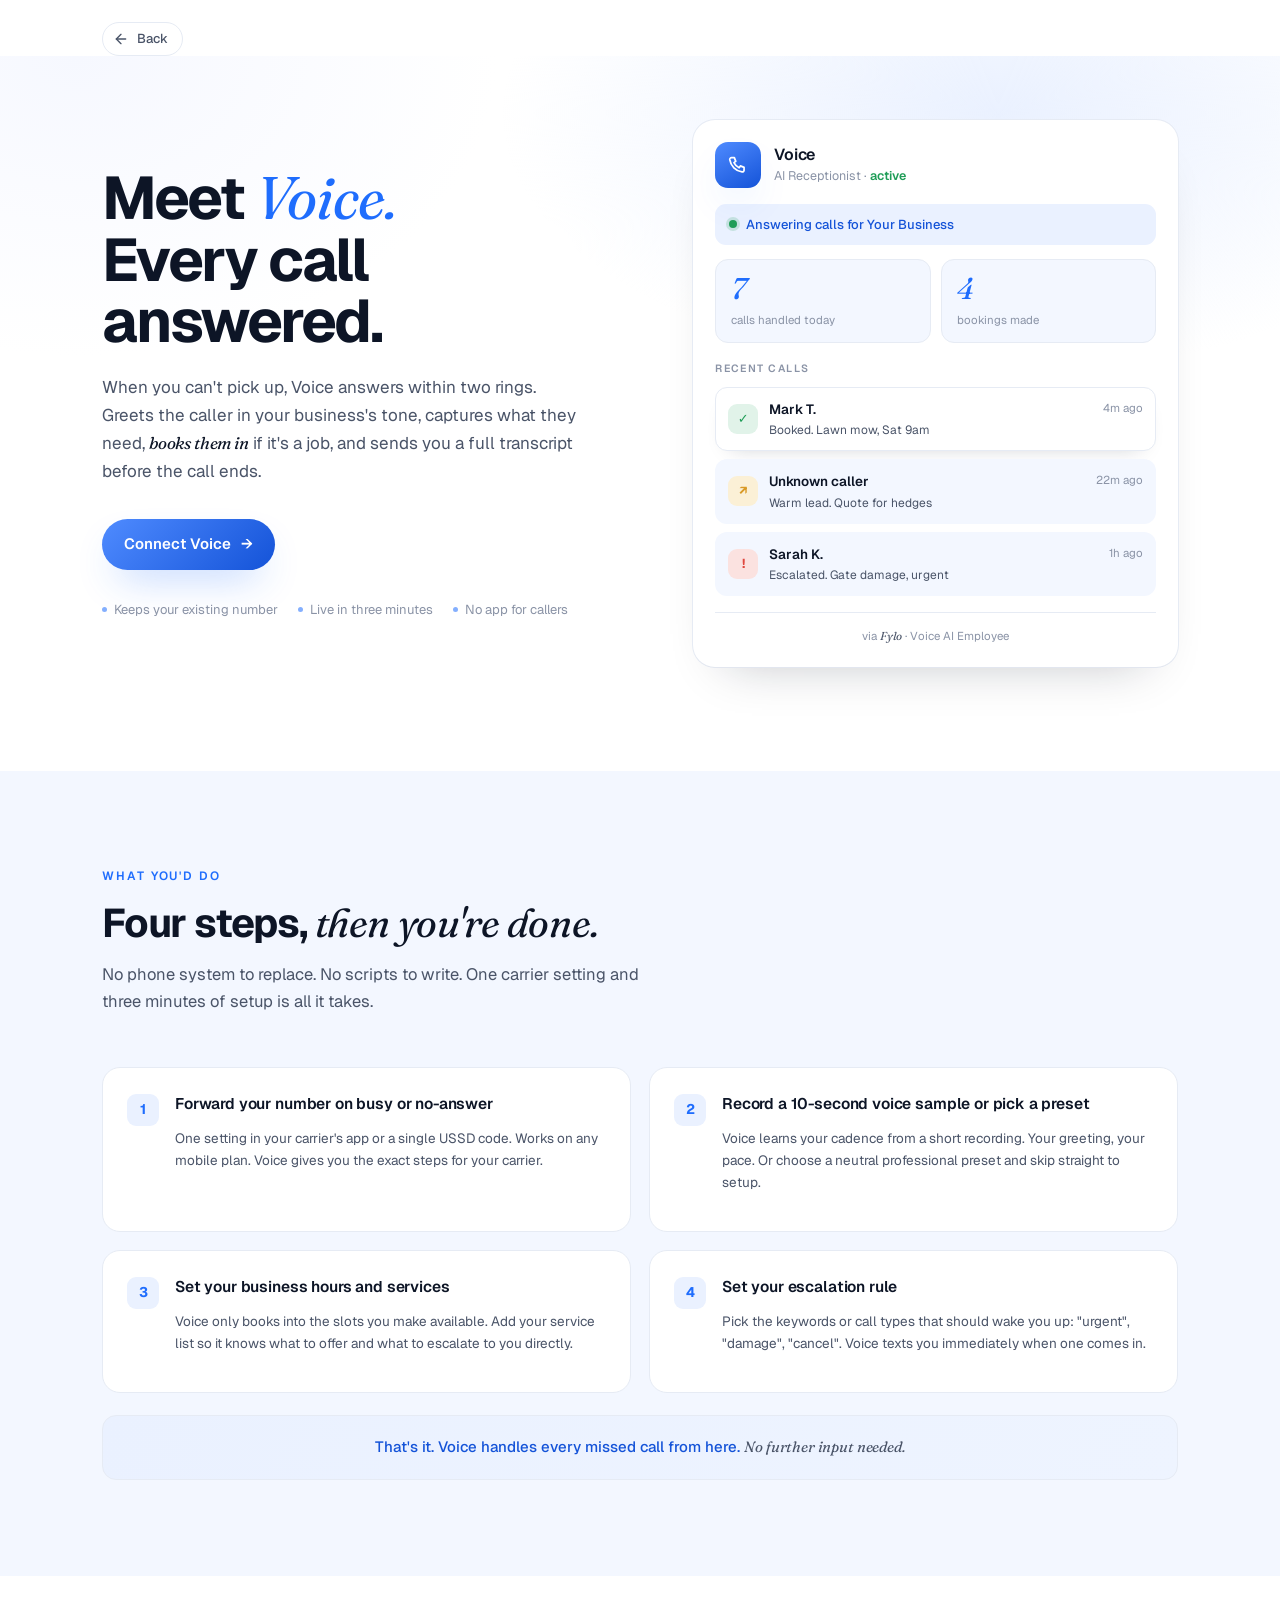
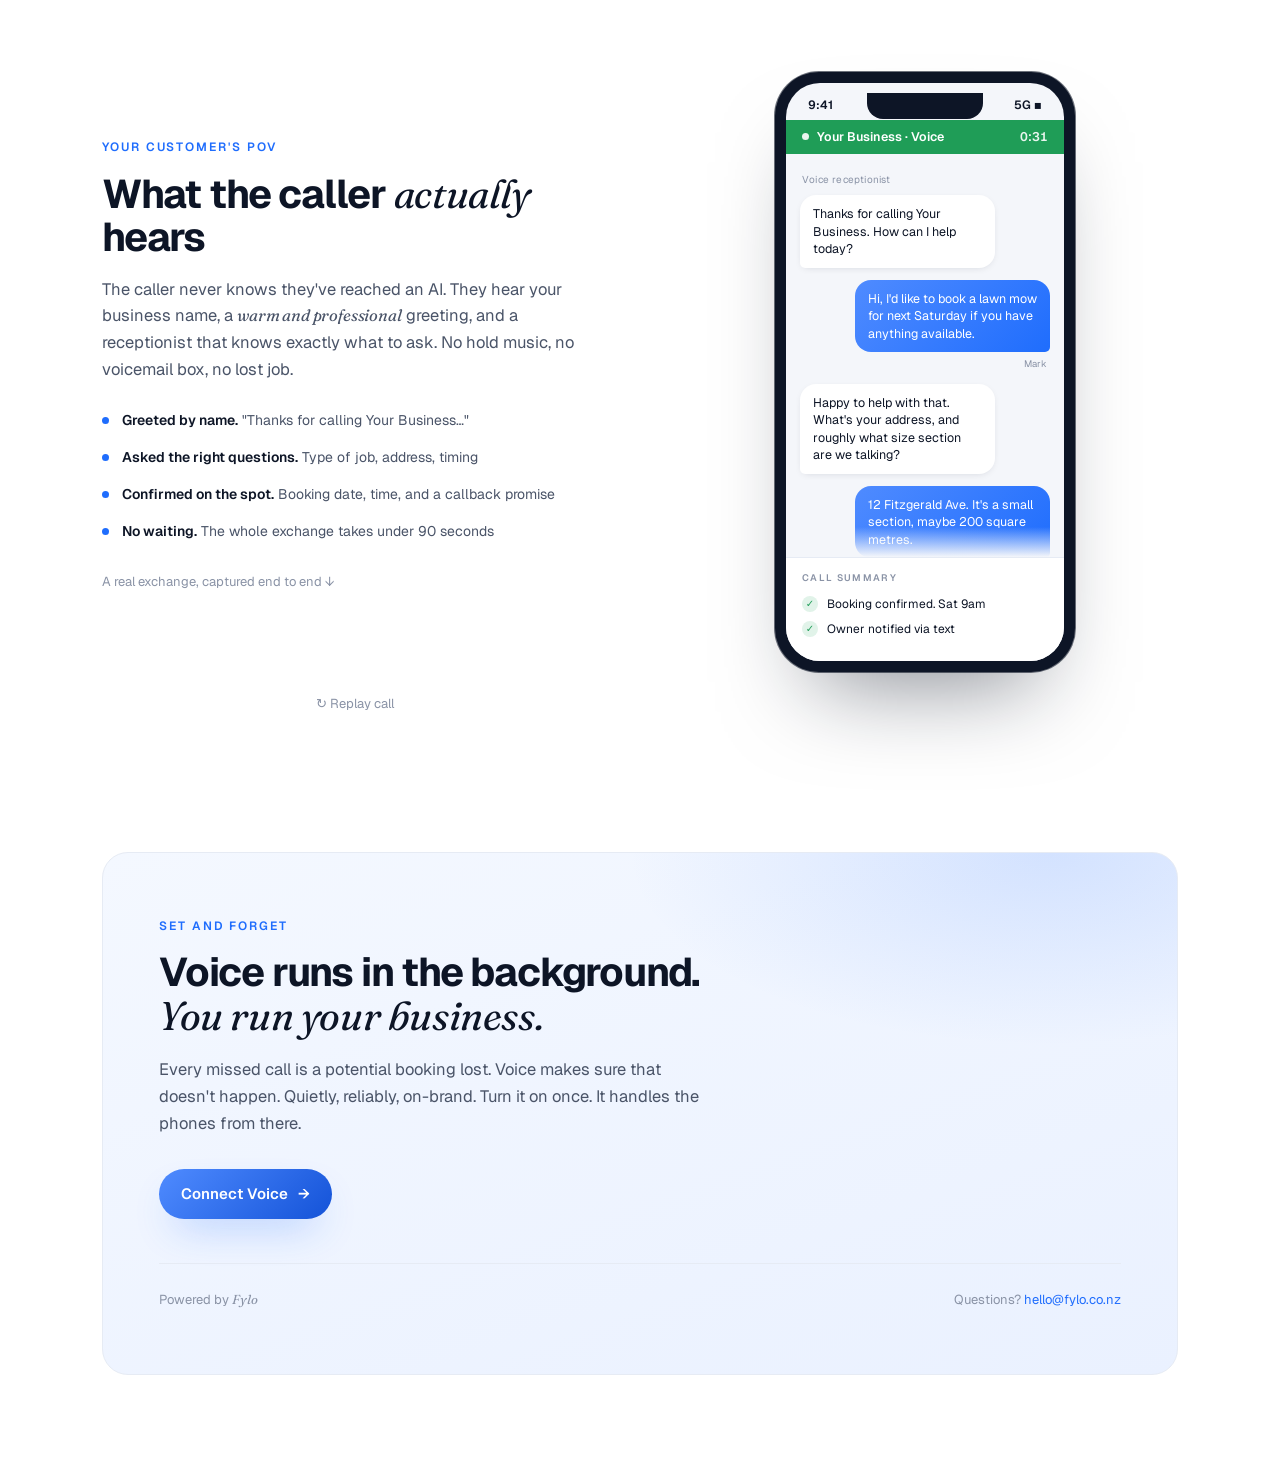
<file: showcase/voice-about.html>
<!doctype html>
<html lang="en">
<head>
<meta charset="utf-8" />
<meta name="viewport" content="width=device-width,initial-scale=1" />
<title>Voice Employee &middot; About</title>
<link rel="preconnect" href="https://fonts.googleapis.com" />
<link rel="preconnect" href="https://fonts.gstatic.com" crossorigin />
<link rel="stylesheet" href="https://fonts.googleapis.com/css2?family=Fraunces:ital,opsz,wght@0,9..144,400;0,9..144,500;1,9..144,400;1,9..144,500&family=Geist:wght@300;400;500;600;700&display=swap" />
<style>
/* voice-about.html — Voice Employee About page. Royal-blue accent + Fraunces
   italic over Geist, with a back chip top-left and a single signup CTA. */

:root {
  --blue: #1f6dfd;
  --blue-deep: #1453d8;
  --blue-bright: #4f8bff;
  --ink: #0d1526;
  --ink-2: #4a5468;
  --ink-3: #8a93a6;
  --bg: #ffffff;
  --tint: #f3f7ff;
  --tint-2: #eaf1ff;
  --line: #e6ebf4;
  --line-2: #d7deec;
  --green: #1f9d57;
  --amber: #d99a26;
  --red: #e0483f;
  --radius: 18px;
  --maxw: 1140px;
  --shadow-card: 0 1px 0 rgba(13,21,38,.02), 0 0 0 1px var(--line), 0 26px 50px -34px rgba(13,21,38,.30);
  --shadow-blue: 0 18px 40px -16px rgba(31,109,253,.45);
}

* { box-sizing: border-box; }
html { scroll-behavior: smooth; }
body {
  margin: 0;
  font-family: 'Geist', -apple-system, BlinkMacSystemFont, system-ui, sans-serif;
  color: var(--ink);
  background: var(--bg);
  -webkit-font-smoothing: antialiased;
  line-height: 1.5;
}
.fr { font-family: 'Fraunces', serif; font-style: italic; font-weight: 400; letter-spacing: -0.01em; }
.blue { color: var(--blue); }
.shell { max-width: var(--maxw); margin: 0 auto; padding: 0 32px; }
a { color: inherit; }

/* ============================== BACK NAV ============================== */
.v-topnav { padding: 22px 0 0; }
.v-topnav .shell { display: flex; align-items: center; }
.v-back {
  display: inline-flex; align-items: center; gap: 8px;
  color: var(--ink-2); font-size: 13px; font-weight: 500; text-decoration: none;
  padding: 6px 14px 6px 10px; border-radius: 999px;
  border: 1px solid var(--line); background: rgba(255,255,255,.6);
  transition: background .15s, color .15s, border-color .15s, transform .15s;
}
.v-back:hover { background: #fff; color: var(--ink); border-color: var(--line-2); transform: translateX(-2px); }
.v-back svg { width: 16px; height: 16px; }

/* ============================== HERO ============================== */
.v-hero { position: relative; overflow: hidden; padding: 64px 0 104px; }
.v-hero::before {
  content: ''; position: absolute; inset: 0; z-index: -1;
  background:
    radial-gradient(800px 420px at 78% 8%, var(--tint-2) 0%, transparent 62%),
    radial-gradient(700px 500px at 6% 0%, #f6f8ff 0%, transparent 60%);
}
.v-hero .shell { display: grid; grid-template-columns: 1fr 0.92fr; gap: 64px; align-items: center; }
@media (max-width: 940px) { .v-hero .shell { grid-template-columns: 1fr; gap: 48px; } }

.v-h1 {
  margin: 0 0 22px; font-size: 60px; line-height: 1.02; font-weight: 700;
  letter-spacing: -0.035em; color: var(--ink); text-wrap: balance;
}
.v-h1 .fr { font-weight: 400; letter-spacing: -0.02em; }
@media (max-width: 540px) { .v-h1 { font-size: 44px; } }

.v-sub { margin: 0 0 34px; font-size: 17px; line-height: 1.62; color: var(--ink-2); max-width: 480px; }
.v-sub .fr { color: var(--ink); }

.v-actions { display: flex; align-items: center; gap: 22px; flex-wrap: wrap; }
.v-cta {
  display: inline-flex; align-items: center; gap: 10px;
  background: linear-gradient(135deg, var(--blue-bright), var(--blue-deep));
  color: #fff; text-decoration: none; font-size: 15px; font-weight: 600;
  padding: 14px 22px; border-radius: 999px; border: 0; cursor: pointer;
  box-shadow: var(--shadow-blue);
  transition: transform .25s cubic-bezier(.2,.7,.2,1), box-shadow .25s;
}
.v-cta:hover { transform: translateY(-2px); box-shadow: 0 22px 46px -16px rgba(31,109,253,.6); }
.v-cta .arw { transition: transform .25s; }
.v-cta:hover .arw { transform: translateX(3px); }

.v-trust { margin-top: 30px; display: flex; gap: 20px; flex-wrap: wrap; font-size: 13px; color: var(--ink-3); }
.v-trust span { display: inline-flex; align-items: center; gap: 7px; }
.v-trust span::before { content: ''; width: 5px; height: 5px; border-radius: 50%; background: var(--blue); opacity: .55; }

/* ---- Live receptionist card ---- */
.v-livewrap { position: relative; }
.v-livewrap::after {
  content: ''; position: absolute; inset: -8% -6% -10% -6%; z-index: -1; border-radius: 40px;
  background: radial-gradient(closest-side, rgba(31,109,253,.16), transparent 72%);
  filter: blur(6px);
}
.v-live {
  background: #fff; border-radius: 22px; padding: 22px;
  box-shadow: var(--shadow-card);
  animation: v-float 7s ease-in-out infinite;
}
@keyframes v-float { 0%,100% { transform: translateY(0); } 50% { transform: translateY(-7px); } }
.v-live-head { display: flex; align-items: center; gap: 13px; margin-bottom: 16px; }
.v-live-ico {
  width: 46px; height: 46px; border-radius: 13px; flex: 0 0 auto; color: #fff;
  display: flex; align-items: center; justify-content: center;
  background: linear-gradient(150deg, var(--blue-bright), var(--blue-deep)); box-shadow: var(--shadow-blue);
}
.v-live-ico svg { width: 22px; height: 22px; }
.v-live-name { font-size: 16px; font-weight: 600; letter-spacing: -0.01em; }
.v-live-role { font-size: 12.5px; color: var(--ink-3); }
.v-live-role b { color: var(--green); font-weight: 600; }

.v-status {
  display: flex; align-items: center; gap: 9px;
  background: var(--tint-2); color: var(--blue-deep); font-size: 13px; font-weight: 500;
  padding: 11px 14px; border-radius: 11px; margin-bottom: 14px;
}
.v-status .d { width: 8px; height: 8px; border-radius: 50%; background: var(--green); box-shadow: 0 0 0 3px rgba(31,157,87,.18); animation: v-pulse 1.8s infinite; }
@keyframes v-pulse { 0%,100% { box-shadow: 0 0 0 0 rgba(79,139,255,.55); } 50% { box-shadow: 0 0 0 5px rgba(79,139,255,0); } }

.v-stats { display: grid; grid-template-columns: 1fr 1fr; gap: 10px; margin-bottom: 18px; }
.v-stat { background: var(--tint); border: 1px solid var(--line); border-radius: 13px; padding: 14px 15px; }
.v-stat .n { font-family: 'Fraunces', serif; font-style: italic; font-weight: 400; font-size: 30px; line-height: 1; color: var(--blue); letter-spacing: -0.02em; }
.v-stat .l { font-size: 11.5px; color: var(--ink-3); margin-top: 7px; }

.v-reclabel { font-size: 10.5px; letter-spacing: 0.14em; text-transform: uppercase; color: var(--ink-3); font-weight: 600; margin-bottom: 10px; }
.v-calls { display: flex; flex-direction: column; gap: 8px; }
.v-call {
  display: grid; grid-template-columns: 30px 1fr auto; gap: 11px; align-items: center;
  padding: 11px 12px; border-radius: 12px; background: var(--tint);
  border: 1px solid transparent;
}
.v-call.fresh { background: #fff; border-color: var(--line); box-shadow: 0 10px 22px -16px rgba(13,21,38,.28); }
.v-call-ico { width: 30px; height: 30px; border-radius: 9px; display: flex; align-items: center; justify-content: center; font-size: 13px; font-weight: 700; }
.v-call-ico.ok { background: #e1f3e9; color: var(--green); }
.v-call-ico.warm { background: #fbf0d6; color: var(--amber); }
.v-call-ico.urgent { background: #fbe2e0; color: var(--red); }
.v-call-name { display: block; font-size: 13.5px; font-weight: 600; }
.v-call-desc { display: block; font-size: 12px; color: var(--ink-2); margin-top: 2px; }
.v-call-time { font-size: 11.5px; color: var(--ink-3); white-space: nowrap; align-self: start; }
.v-live-foot { text-align: center; font-size: 11.5px; color: var(--ink-3); margin-top: 16px; padding-top: 14px; border-top: 1px solid var(--line); }
.v-live-foot .fr { color: var(--ink-2); }

/* ============================== SECTION FRAME ============================== */
.v-sec { padding: 96px 0; }
.v-sec.band-2 { background: var(--tint); }
.v-kicker {
  font-size: 12px; font-weight: 600; letter-spacing: 0.16em; text-transform: uppercase;
  color: var(--blue); margin-bottom: 16px;
}
.v-h2 { margin: 0 0 16px; font-size: 40px; line-height: 1.08; font-weight: 700; letter-spacing: -0.03em; color: var(--ink); }
.v-h2 .fr { font-weight: 400; }
@media (max-width: 540px) { .v-h2 { font-size: 30px; } }
.v-lead { margin: 0; font-size: 16.5px; line-height: 1.62; color: var(--ink-2); max-width: 560px; }
.v-sec-head { margin-bottom: 52px; }

/* ============================== SETUP GRID ============================== */
.v-setup { display: grid; grid-template-columns: 1fr 1fr; gap: 18px; }
@media (max-width: 760px) { .v-setup { grid-template-columns: 1fr; } }
.v-scard {
  display: flex; gap: 16px; background: #fff; border: 1px solid var(--line); border-radius: var(--radius);
  padding: 24px; transition: border-color .3s, box-shadow .3s, transform .3s;
}
.v-scard:hover { border-color: var(--line-2); box-shadow: var(--shadow-card); transform: translateY(-3px); }
.v-snum {
  flex: 0 0 auto; width: 32px; height: 32px; border-radius: 9px; margin-top: 2px;
  display: flex; align-items: center; justify-content: center; font-weight: 700; font-size: 14px;
  color: var(--blue); background: var(--tint-2);
}
.v-stitle { font-size: 15.5px; font-weight: 600; letter-spacing: -0.01em; margin-bottom: 7px; }
.v-sdesc { font-size: 13.5px; line-height: 1.6; color: var(--ink-2); }
.v-banner {
  margin-top: 22px; text-align: center; padding: 20px;
  background: linear-gradient(120deg, var(--tint-2), #eef4ff); border: 1px solid var(--line);
  border-radius: 14px; font-size: 15px; font-weight: 500; color: var(--blue-deep);
}
.v-banner .fr { color: var(--ink-2); }

/* ============================== POV + PHONE ============================== */
.v-pov .shell { display: grid; grid-template-columns: 1fr 1fr; gap: 64px; align-items: center; }
@media (max-width: 940px) { .v-pov .shell { grid-template-columns: 1fr; gap: 48px; } }
.v-povlist { list-style: none; margin: 28px 0 0; padding: 0; display: flex; flex-direction: column; gap: 16px; }
.v-povlist li { display: flex; gap: 13px; align-items: baseline; font-size: 14px; color: var(--ink-2); }
.v-povlist li::before { content: ''; flex: 0 0 auto; align-self: center; width: 7px; height: 7px; border-radius: 50%; background: var(--blue); }
.v-povlist b { color: var(--ink); font-weight: 600; }
.v-povhint { margin-top: 30px; font-size: 13px; color: var(--ink-3); }

.v-phone-stage { display: flex; justify-content: center; position: relative; }
.v-phone-stage::before { content: ''; position: absolute; width: 360px; height: 360px; border-radius: 50%; background: radial-gradient(closest-side, rgba(31,109,253,.14), transparent 70%); }
.v-phone {
  position: relative; width: 300px; height: 600px; background: #0d1526; border-radius: 44px; padding: 11px;
  box-shadow: 0 50px 90px -40px rgba(13,21,38,.5), 0 0 0 1px rgba(13,21,38,.6);
  animation: v-float 8s ease-in-out infinite;
}
.v-screen { position: relative; width: 100%; height: 100%; background: #f4f6fa; border-radius: 34px; overflow: hidden; display: flex; flex-direction: column; }
.v-notch { position: absolute; top: 10px; left: 50%; transform: translateX(-50%); width: 116px; height: 26px; background: #0d1526; border-radius: 0 0 16px 16px; z-index: 5; }
.v-statusbar { display: flex; justify-content: space-between; align-items: center; padding: 13px 22px 6px; font-size: 12px; font-weight: 600; color: var(--ink); }
.v-callbar { display: flex; align-items: center; gap: 8px; background: var(--green); color: #fff; font-size: 12.5px; font-weight: 600; padding: 8px 16px; }
.v-callbar .dot { width: 7px; height: 7px; border-radius: 50%; background: #fff; opacity: .9; }
.v-callbar .t { margin-left: auto; font-variant-numeric: tabular-nums; opacity: .9; }
.v-chat { flex: 1; overflow: hidden; padding: 16px 14px; display: flex; flex-direction: column; gap: 12px; position: relative; }
.v-who { font-size: 10px; color: var(--ink-3); letter-spacing: .02em; margin: 2px 2px -4px; }
.v-bubble { max-width: 78%; font-size: 12.5px; line-height: 1.4; padding: 10px 13px; border-radius: 16px; }
.v-bubble.them { align-self: flex-start; background: #fff; color: var(--ink); border-bottom-left-radius: 5px; box-shadow: 0 2px 8px -4px rgba(13,21,38,.2); }
.v-bubble.me { align-self: flex-end; background: linear-gradient(135deg, var(--blue-bright), var(--blue)); color: #fff; border-bottom-right-radius: 5px; }
.v-bubble.me + .v-name { align-self: flex-end; }
.v-name { font-size: 9.5px; color: var(--ink-3); margin: -7px 3px 0; }
.v-chat-fade { position: absolute; left: 0; right: 0; bottom: 0; height: 30px; background: linear-gradient(transparent, #f4f6fa); pointer-events: none; }
.v-summary { background: #fff; border-top: 1px solid var(--line); padding: 13px 16px 16px; }
.v-summary .h { font-size: 9.5px; letter-spacing: .14em; text-transform: uppercase; color: var(--ink-3); font-weight: 600; margin-bottom: 9px; }
.v-summary .row { display: flex; align-items: center; gap: 9px; font-size: 12px; color: var(--ink); margin-bottom: 7px; }
.v-summary .ck { width: 16px; height: 16px; border-radius: 50%; background: #e1f3e9; color: var(--green); display: flex; align-items: center; justify-content: center; font-size: 10px; font-weight: 700; }
.v-replay { text-align: center; margin-top: 22px; font-size: 13px; color: var(--ink-3); }

/* ============================== CLOSING CTA ============================== */
.v-close { padding: 30px 0 96px; }
.v-closecard {
  position: relative; overflow: hidden; border-radius: 26px; padding: 64px 56px;
  background:
    radial-gradient(700px 320px at 88% 0%, rgba(79,139,255,.18), transparent 60%),
    linear-gradient(160deg, #f4f8ff, #eaf1ff);
  border: 1px solid var(--line);
}
@media (max-width: 600px) { .v-closecard { padding: 44px 28px; } }
.v-closecard .v-h2 { margin-bottom: 18px; }
.v-closecard .v-lead { margin-bottom: 32px; }
.v-foot { margin-top: 44px; padding-top: 26px; border-top: 1px solid var(--line); display: flex; justify-content: space-between; flex-wrap: wrap; gap: 12px; font-size: 13px; color: var(--ink-3); }
.v-foot a { color: var(--blue); text-decoration: none; }

@media (prefers-reduced-motion: reduce) {
  * { animation: none !important; scroll-behavior: auto; }
}
</style>
</head>
<body>

<!-- BACK NAV -->
<div class="v-topnav">
  <div class="shell">
    <a class="v-back" href="/" aria-label="Back to home">
      <svg viewBox="0 0 24 24" fill="none" stroke="currentColor" stroke-width="2" stroke-linecap="round" stroke-linejoin="round">
        <path d="M19 12H5"/><path d="M12 19l-7-7 7-7"/>
      </svg>
      Back
    </a>
  </div>
</div>

<!-- HERO -->
<section class="v-hero">
  <div class="shell">
    <div>
      <h1 class="v-h1">Meet <span class="fr blue">Voice.</span><br />Every call answered.</h1>
      <p class="v-sub">When you can't pick up, Voice answers within two rings. Greets the caller in your business's tone, captures what they need, <span class="fr">books them in</span> if it's a job, and sends you a full transcript before the call ends.</p>
      <div class="v-actions">
        <a class="v-cta" href="https://fylo.co.nz/signup?next=/voice/connect">Connect Voice <span class="arw">&rarr;</span></a>
      </div>
      <div class="v-trust">
        <span>Keeps your existing number</span>
        <span>Live in three minutes</span>
        <span>No app for callers</span>
      </div>
    </div>

    <div class="v-livewrap">
      <div class="v-live">
        <div class="v-live-head">
          <div class="v-live-ico">
            <svg viewBox="0 0 24 24" fill="none" stroke="currentColor" stroke-width="1.9" stroke-linecap="round" stroke-linejoin="round"><path d="M5 4h3l1.6 4-2 1.4a12 12 0 005.6 5.6l1.4-2 4 1.6v3a2 2 0 01-2.2 2A16 16 0 013 6.2 2 2 0 015 4z"/></svg>
          </div>
          <div>
            <div class="v-live-name">Voice</div>
            <div class="v-live-role">AI Receptionist &middot; <b>active</b></div>
          </div>
        </div>

        <div class="v-status"><span class="d"></span>Answering calls for Your Business</div>

        <div class="v-stats">
          <div class="v-stat"><div class="n">7</div><div class="l">calls handled today</div></div>
          <div class="v-stat"><div class="n">4</div><div class="l">bookings made</div></div>
        </div>

        <div class="v-reclabel">Recent calls</div>
        <div class="v-calls">
          <div class="v-call fresh">
            <span class="v-call-ico ok">&check;</span>
            <span><span class="v-call-name">Mark T.</span><span class="v-call-desc">Booked. Lawn mow, Sat 9am</span></span>
            <span class="v-call-time">4m ago</span>
          </div>
          <div class="v-call">
            <span class="v-call-ico warm">&#8599;</span>
            <span><span class="v-call-name">Unknown caller</span><span class="v-call-desc">Warm lead. Quote for hedges</span></span>
            <span class="v-call-time">22m ago</span>
          </div>
          <div class="v-call">
            <span class="v-call-ico urgent">!</span>
            <span><span class="v-call-name">Sarah K.</span><span class="v-call-desc">Escalated. Gate damage, urgent</span></span>
            <span class="v-call-time">1h ago</span>
          </div>
        </div>

        <div class="v-live-foot">via <span class="fr">Fylo</span> &middot; Voice AI Employee</div>
      </div>
    </div>
  </div>
</section>

<!-- FOUR STEPS / SETUP -->
<section class="v-sec band-2">
  <div class="shell">
    <div class="v-sec-head">
      <div class="v-kicker">What you'd do</div>
      <h2 class="v-h2">Four steps, <span class="fr">then you're done.</span></h2>
      <p class="v-lead">No phone system to replace. No scripts to write. One carrier setting and three minutes of setup is all it takes.</p>
    </div>

    <div class="v-setup">
      <div class="v-scard">
        <span class="v-snum">1</span>
        <div><div class="v-stitle">Forward your number on busy or no-answer</div><p class="v-sdesc">One setting in your carrier's app or a single USSD code. Works on any mobile plan. Voice gives you the exact steps for your carrier.</p></div>
      </div>
      <div class="v-scard">
        <span class="v-snum">2</span>
        <div><div class="v-stitle">Record a 10-second voice sample or pick a preset</div><p class="v-sdesc">Voice learns your cadence from a short recording. Your greeting, your pace. Or choose a neutral professional preset and skip straight to setup.</p></div>
      </div>
      <div class="v-scard">
        <span class="v-snum">3</span>
        <div><div class="v-stitle">Set your business hours and services</div><p class="v-sdesc">Voice only books into the slots you make available. Add your service list so it knows what to offer and what to escalate to you directly.</p></div>
      </div>
      <div class="v-scard">
        <span class="v-snum">4</span>
        <div><div class="v-stitle">Set your escalation rule</div><p class="v-sdesc">Pick the keywords or call types that should wake you up: "urgent", "damage", "cancel". Voice texts you immediately when one comes in.</p></div>
      </div>
    </div>

    <div class="v-banner">That's it. Voice handles every missed call from here. <span class="fr">No further input needed.</span></div>
  </div>
</section>

<!-- CALLER POV -->
<section class="v-sec v-pov">
  <div class="shell">
    <div>
      <div class="v-kicker">Your customer's POV</div>
      <h2 class="v-h2">What the caller <span class="fr">actually</span> hears</h2>
      <p class="v-lead">The caller never knows they've reached an AI. They hear your business name, a <span class="fr">warm and professional</span> greeting, and a receptionist that knows exactly what to ask. No hold music, no voicemail box, no lost job.</p>
      <ul class="v-povlist">
        <li><span><b>Greeted by name.</b> "Thanks for calling Your Business&hellip;"</span></li>
        <li><span><b>Asked the right questions.</b> Type of job, address, timing</span></li>
        <li><span><b>Confirmed on the spot.</b> Booking date, time, and a callback promise</span></li>
        <li><span><b>No waiting.</b> The whole exchange takes under 90 seconds</span></li>
      </ul>
      <p class="v-povhint">A real exchange, captured end to end &darr;</p>
    </div>

    <div class="v-phone-stage">
      <div class="v-phone">
        <div class="v-screen">
          <div class="v-notch"></div>
          <div class="v-statusbar"><span>9:41</span><span>5G &#9642;</span></div>
          <div class="v-callbar"><span class="dot"></span>Your Business &middot; Voice<span class="t">0:31</span></div>
          <div class="v-chat">
            <div class="v-who">Voice receptionist</div>
            <div class="v-bubble them">Thanks for calling Your Business. How can I help today?</div>
            <div class="v-bubble me">Hi, I'd like to book a lawn mow for next Saturday if you have anything available.</div>
            <div class="v-name">Mark</div>
            <div class="v-bubble them">Happy to help with that. What's your address, and roughly what size section are we talking?</div>
            <div class="v-bubble me">12 Fitzgerald Ave. It's a small section, maybe 200 square metres.</div>
            <div class="v-name">Mark</div>
            <div class="v-bubble them">Perfect. I've got you in for Saturday at 9am, and I'll text you a confirmation now.</div>
            <div class="v-chat-fade"></div>
          </div>
          <div class="v-summary">
            <div class="h">Call summary</div>
            <div class="row"><span class="ck">&check;</span>Booking confirmed. Sat 9am</div>
            <div class="row"><span class="ck">&check;</span>Owner notified via text</div>
          </div>
        </div>
      </div>
    </div>
  </div>
  <div class="shell"><p class="v-replay">&#x21bb; Replay call</p></div>
</section>

<!-- CLOSING -->
<section class="v-close">
  <div class="shell">
    <div class="v-closecard">
      <div class="v-kicker">Set and forget</div>
      <h2 class="v-h2">Voice runs in the background.<br /><span class="fr">You run your business.</span></h2>
      <p class="v-lead">Every missed call is a potential booking lost. Voice makes sure that doesn't happen. Quietly, reliably, on-brand. Turn it on once. It handles the phones from there.</p>
      <a class="v-cta" href="https://fylo.co.nz/signup?next=/voice/connect">Connect Voice <span class="arw">&rarr;</span></a>

      <div class="v-foot">
        <span>Powered by <span class="fr">Fylo</span></span>
        <span>Questions? <a href="mailto:hello@fylo.co.nz">hello@fylo.co.nz</a></span>
      </div>
    </div>
  </div>
</section>

</body>
</html>
</file>
<file: assets/stellar-card.css>
/* stellar-card.css — ported from d:/Fylo/client/src/styles/hub.css
   (Hub.tsx Review Employee card). Selectors stripped of the .hub-root
   ancestor so the card drops into the marketing site without a wrapper.
*/

.stl-card {
  position: relative;
  display: flex;
  flex-direction: column;
  background: #ffffff;
  border: 0.5px solid #ecead3;
  border-color: #ECEAE3;
  border-radius: 28px;
  overflow: hidden;
  cursor: pointer;
  color: #0F1115;
  text-decoration: none;
  font-family: "Inter", -apple-system, BlinkMacSystemFont, "Segoe UI", Roboto, sans-serif;
  transition:
    border-color 350ms cubic-bezier(.2,.7,.2,1),
    transform 350ms cubic-bezier(.2,.7,.2,1),
    box-shadow 350ms cubic-bezier(.2,.7,.2,1);
}
.stl-card:hover {
  border-color: rgba(127, 119, 221, 0.45);
  transform: translateY(-2px);
  box-shadow: 0 16px 40px rgba(38, 33, 92, 0.10);
}
.stl-card::before {
  content: "";
  position: absolute; top: 0; left: 0; right: 0;
  height: 3px;
  background: linear-gradient(90deg, #AFA9EC 0%, #7F77DD 50%, #534AB7 100%);
  opacity: 0;
  transition: opacity 400ms ease;
  z-index: 2;
}
.stl-card:hover::before { opacity: 1; }

/* --- star stage --- */
.stl-stage {
  position: relative;
  height: 264px;
  background:
    radial-gradient(80% 100% at 50% 100%, #F1ECFF 0%, transparent 70%),
    #ffffff;
  display: grid;
  place-items: center;
  overflow: hidden;
}
.stl-stars {
  position: relative;
  width: 100%;
  height: 100px;
  display: flex;
  align-items: center;
  justify-content: center;
}
.stl-star {
  position: absolute;
  top: 50%; left: 50%;
  width: 44px; height: 44px;
  margin: -22px 0 0 -22px;
  color: #534AB7;
}
.stl-star svg { width: 100%; height: 100%; display: block; }
.stl-star[data-i="2"] { width: 64px; height: 64px; margin: -32px 0 0 -32px; z-index: 3; }

/* Hidden off-canvas until the card scrolls into view */
.stl-star[data-i="0"] { transform: translate(-320px, 0) scale(0.6); opacity: 0; color: #AFA9EC; }
.stl-star[data-i="1"] { transform: translate(-320px, 0) scale(0.75); opacity: 0; color: #7F77DD; }
.stl-star[data-i="2"] { transform: translate(0, 90px) scale(0.6); opacity: 0; color: #534AB7; }
.stl-star[data-i="3"] { transform: translate(320px, 0) scale(0.75); opacity: 0; color: #7F77DD; }
.stl-star[data-i="4"] { transform: translate(320px, 0) scale(0.6); opacity: 0; color: #AFA9EC; }

/* Sequential slide-in: triggered when .reveal.in is added by the page's
   IntersectionObserver — same hook the other cards use. */
.stl-card.reveal.in .stl-star {
  animation-duration: 800ms;
  animation-timing-function: cubic-bezier(.34, 1.56, .64, 1);
  animation-fill-mode: forwards;
}
.stl-card.reveal.in .stl-star[data-i="0"] { animation-name: stlSettle0; animation-delay: 120ms; }
.stl-card.reveal.in .stl-star[data-i="1"] { animation-name: stlSettle1; animation-delay: 380ms; }
.stl-card.reveal.in .stl-star[data-i="2"] { animation-name: stlSettle2; animation-delay: 640ms; }
.stl-card.reveal.in .stl-star[data-i="3"] { animation-name: stlSettle3; animation-delay: 900ms; }
.stl-card.reveal.in .stl-star[data-i="4"] { animation-name: stlSettle4; animation-delay: 1160ms; }

@keyframes stlSettle0 { to { transform: translate(-200px, 0) scale(0.85); opacity: 1; } }
@keyframes stlSettle1 { to { transform: translate(-100px, 0) scale(0.9);  opacity: 1; } }
@keyframes stlSettle2 { to { transform: translate(   0px, 0) scale(1);    opacity: 1; } }
@keyframes stlSettle3 { to { transform: translate( 100px, 0) scale(0.9);  opacity: 1; } }
@keyframes stlSettle4 { to { transform: translate( 200px, 0) scale(0.85); opacity: 1; } }

/* 4-up grid: cards are ~330px wide so the ±200px spread clips. Tighten it. */
@media (min-width: 1201px) {
  .stl-card.reveal.in .stl-star[data-i="0"] { animation-name: stlSettle0Tight; }
  .stl-card.reveal.in .stl-star[data-i="1"] { animation-name: stlSettle1Tight; }
  .stl-card.reveal.in .stl-star[data-i="3"] { animation-name: stlSettle3Tight; }
  .stl-card.reveal.in .stl-star[data-i="4"] { animation-name: stlSettle4Tight; }
  @keyframes stlSettle0Tight { to { transform: translate(-130px, 0) scale(0.85); opacity: 1; } }
  @keyframes stlSettle1Tight { to { transform: translate( -65px, 0) scale(0.9);  opacity: 1; } }
  @keyframes stlSettle3Tight { to { transform: translate(  65px, 0) scale(0.9);  opacity: 1; } }
  @keyframes stlSettle4Tight { to { transform: translate( 130px, 0) scale(0.85); opacity: 1; } }
}

.stl-pulse { display: none; }

.stl-sparkle {
  position: absolute;
  top: 50%; left: 50%;
  width: 4px; height: 4px;
  border-radius: 50%;
  opacity: 0;
  pointer-events: none;
}
.stl-sparkle:nth-child(6)  { background: #AFA9EC; }
.stl-sparkle:nth-child(7)  { background: #7F77DD; }
.stl-sparkle:nth-child(8)  { background: #534AB7; }
.stl-sparkle:nth-child(9)  { background: #7F77DD; }
.stl-sparkle:nth-child(10) { background: #AFA9EC; }

.stl-card:hover .stl-sparkle:nth-child(6)  { animation: stlSpark1 700ms ease-out 200ms forwards; }
.stl-card:hover .stl-sparkle:nth-child(7)  { animation: stlSpark2 700ms ease-out 260ms forwards; }
.stl-card:hover .stl-sparkle:nth-child(8)  { animation: stlSpark3 700ms ease-out 320ms forwards; }
.stl-card:hover .stl-sparkle:nth-child(9)  { animation: stlSpark4 700ms ease-out 380ms forwards; }
.stl-card:hover .stl-sparkle:nth-child(10) { animation: stlSpark5 700ms ease-out 440ms forwards; }

@keyframes stlSpark1 { 0%{transform:translate(0,0) scale(0);opacity:0} 30%{opacity:1} 100%{transform:translate(-130px,-50px) scale(1.2);opacity:0} }
@keyframes stlSpark2 { 0%{transform:translate(0,0) scale(0);opacity:0} 30%{opacity:1} 100%{transform:translate( -65px,-60px) scale(1.2);opacity:0} }
@keyframes stlSpark3 { 0%{transform:translate(0,0) scale(0);opacity:0} 30%{opacity:1} 100%{transform:translate(   0px,-70px) scale(1.2);opacity:0} }
@keyframes stlSpark4 { 0%{transform:translate(0,0) scale(0);opacity:0} 30%{opacity:1} 100%{transform:translate(  65px,-60px) scale(1.2);opacity:0} }
@keyframes stlSpark5 { 0%{transform:translate(0,0) scale(0);opacity:0} 30%{opacity:1} 100%{transform:translate( 130px,-50px) scale(1.2);opacity:0} }

/* --- body --- */
.stl-body { padding: 24px 24px 22px; flex: 1; display: flex; flex-direction: column; }
.stl-head {
  display: flex; align-items: center; justify-content: space-between;
  margin-bottom: 16px; gap: 12px;
}
.stl-brand-name {
  font-size: 22px; font-weight: 500; letter-spacing: -0.01em;
  color: #0F1115;
}
.stl-brand-name em {
  font-family: 'Instrument Serif', serif;
  font-style: italic; font-weight: 500;
  color: #534AB7;
  padding: 0 0.04em;
}

.stl-gsubtitle {
  display: inline-flex; align-items: center; gap: 8px;
  margin-top: 6px;
  padding: 4px 10px 4px 8px;
  border-radius: 999px;
  background: #F5F4EF;
  border: 0.5px solid #ECEAE3;
  font-size: 12px; font-weight: 500;
  color: #4A4F58;
  transition: background 200ms ease, border-color 200ms ease;
}
.stl-card:hover .stl-gsubtitle {
  background: #F1ECFF;
  border-color: rgba(127, 119, 221, 0.35);
}
.stl-glogo { width: 14px; height: 14px; }
.stl-gsubtitle .g-blue   { color: #4285F4; }
.stl-gsubtitle .g-red    { color: #DB4437; }
.stl-gsubtitle .g-yellow { color: #F4B400; }
.stl-gsubtitle .g-green  { color: #0F9D58; }
.stl-gsep {
  display: inline-block;
  width: 3px; height: 3px;
  border-radius: 50%;
  background: #D9D6CC;
}
.stl-grole { color: #4A4F58; font-weight: 400; }
.stl-gstars {
  display: inline-flex; align-items: center; gap: 1px;
  color: #F4B400;
  font-size: 10px;
  letter-spacing: -1px;
  margin-left: 2px;
}

.stl-pill {
  display: inline-flex; align-items: center; gap: 6px;
  padding: 4px 10px;
  border-radius: 999px;
  font-size: 11px; font-weight: 500; letter-spacing: 0.02em;
  background: #E1F5EE; color: #0F6E56;
  flex-shrink: 0;
}
.stl-pill.is-paused { background: #FEF3C7; color: #92400E; }
.stl-pill.is-not-connected { background: rgba(100,116,139,.10); color: #475569; }
.stl-pill-dot {
  width: 6px; height: 6px;
  border-radius: 50%;
  background: currentColor;
  animation: stlBlink 1.6s ease-in-out infinite;
}
.stl-pill.is-paused .stl-pill-dot,
.stl-pill.is-not-connected .stl-pill-dot { animation: none; }
@keyframes stlBlink { 0%, 100% { opacity: 1; } 50% { opacity: 0.4; } }

.stl-desc {
  font-size: 14.5px;
  line-height: 1.6;
  color: #4A4F58;
  margin: 0 0 18px;
}

.stl-stats {
  display: grid; grid-template-columns: repeat(2, 1fr); gap: 10px;
  margin-bottom: 18px;
}
.stl-stat {
  padding: 12px 14px;
  border-radius: 8px;
  background: #F5F2FE;
}
.stl-stat-v {
  font-family: 'Instrument Serif', serif;
  font-style: italic;
  font-size: 24px; font-weight: 500;
  line-height: 1;
  color: #26215C;
}
.stl-stat-mark {
  color: #7F77DD;
  font-style: normal;
  font-family: system-ui, -apple-system, sans-serif;
  font-size: 14px;
  margin-left: 2px;
}
.stl-stat-k {
  font-size: 10px;
  color: #534AB7;
  text-transform: uppercase;
  letter-spacing: 0.08em;
  margin-top: 6px;
  opacity: 0.75;
}

.stl-powered {
  display: flex; align-items: center; justify-content: space-between;
  padding: 12px 0 0;
  border-top: 0.5px dashed #ECEAE3;
}
.stl-powered-label {
  font-size: 11px;
  color: #8A8F98;
  text-transform: uppercase;
  letter-spacing: 0.1em;
}
.stl-powered-logos { display: flex; align-items: center; gap: 14px; }
.stl-powered-logo {
  display: inline-flex; align-items: center; gap: 5px;
  font-size: 12px; font-weight: 500;
  color: #4A4F58;
  transition: color 200ms ease;
}
.stl-powered-logo:hover { color: #0F1115; }

.stl-cta-row { display: flex; margin-top: auto; padding-top: 18px; }
.stl-btn-dark {
  display: inline-flex;
  align-items: center;
  justify-content: space-between;
  gap: 12px;
  width: 100%;
  min-height: 48px;
  padding: 0 10px 0 18px;
  border: 0;
  border-radius: 999px;
  background: linear-gradient(135deg, #534AB7, #7F77DD);
  color: #ffffff;
  font: inherit;
  font-size: 14px;
  font-weight: 750;
  cursor: pointer;
  transition: transform 0.2s ease, box-shadow 0.2s ease;
  box-shadow: 0 16px 28px -18px rgba(83, 74, 183, 0.8);
}
.stl-card:hover .stl-btn-dark {
  transform: translateY(-1px);
  box-shadow: 0 20px 34px -18px rgba(83, 74, 183, 0.9);
}
.stl-btn-dark em {
  font-family: 'Instrument Serif', serif;
  font-style: italic; font-weight: 500;
  color: rgba(255, 255, 255, 0.8);
  margin-left: 0;
}
.stl-cta-arrow {
  width: 26px;
  height: 26px;
  border-radius: 50%;
  display: inline-flex;
  align-items: center;
  justify-content: center;
  background: rgba(255, 255, 255, 0.22);
  color: #fff;
  font-size: 14px;
  line-height: 1;
  transition: transform 0.25s cubic-bezier(.2,.7,.2,1);
}
.stl-card:hover .stl-cta-arrow { transform: translateX(2px); }

@media (max-width: 480px) {
  .stl-body { padding: 12px 18px 22px; }
  .stl-stage { height: 170px; }
  .stl-star { width: 32px; height: 32px; margin: -16px 0 0 -16px; }
  .stl-star[data-i="2"] { width: 48px; height: 48px; margin: -24px 0 0 -24px; }
  .stl-card.reveal.in .stl-star[data-i="0"] { animation-name: stlSettle0Mobile; }
  .stl-card.reveal.in .stl-star[data-i="1"] { animation-name: stlSettle1Mobile; }
  .stl-card.reveal.in .stl-star[data-i="3"] { animation-name: stlSettle3Mobile; }
  .stl-card.reveal.in .stl-star[data-i="4"] { animation-name: stlSettle4Mobile; }
  @keyframes stlSettle0Mobile { to { transform: translate(-130px, 0) scale(0.85); opacity: 1; } }
  @keyframes stlSettle1Mobile { to { transform: translate( -65px, 0) scale(0.9);  opacity: 1; } }
  @keyframes stlSettle3Mobile { to { transform: translate(  65px, 0) scale(0.9);  opacity: 1; } }
  @keyframes stlSettle4Mobile { to { transform: translate( 130px, 0) scale(0.85); opacity: 1; } }
  .stl-head { flex-wrap: wrap; gap: 8px; }
  .stl-brand-name { font-size: 18px; }
  .stl-powered { flex-direction: column; align-items: flex-start; gap: 8px; }
  .stl-powered-logos { flex-wrap: wrap; }
}

@media (prefers-reduced-motion: reduce) {
  /* Skip the slide-in. Snap stars to their final settled positions. */
  .stl-star[data-i="0"] { transform: translate(-200px, 0) scale(0.85); opacity: 1; }
  .stl-star[data-i="1"] { transform: translate(-100px, 0) scale(0.9);  opacity: 1; }
  .stl-star[data-i="2"] { transform: translate(   0px, 0) scale(1);    opacity: 1; }
  .stl-star[data-i="3"] { transform: translate( 100px, 0) scale(0.9);  opacity: 1; }
  .stl-star[data-i="4"] { transform: translate( 200px, 0) scale(0.85); opacity: 1; }
  .stl-card.reveal.in .stl-star { animation: none !important; }
  .stl-card,
  .stl-card::before,
  .stl-pill-dot,
  .stl-btn-dark {
    transition-duration: 0.001ms !important;
  }
}
</file>
<file: assets/bills-card.css>
/* bills-card.css — Bills Employee card ported from the Claude Design
   handoff (Bills Employee Card.html). All selectors prefixed `bls-`
   and scoped under `.bills-card` so the design's generic `.card`,
   `.visual`, `.stat`, `.cta` etc. don't collide with the rest of the
   marketing site. */

.bills-card {
  --paper: #ffffff;
  --ink: #1f1812;
  --ink-2: rgba(31, 24, 18, 0.62);
  --ink-3: rgba(31, 24, 18, 0.40);
  --line: rgba(31, 24, 18, 0.08);
  --line-strong: rgba(31, 24, 18, 0.14);
  --peach: #b86a38;
  --peach-deep: #8a4d26;
  --peach-soft: #f4dcc4;
  --peach-wash: #faecd9;
  --green: #3f7a57;
  --green-soft: #d9ebde;

  position: relative;
  display: flex;
  flex-direction: column;
  background: var(--paper);
  border-radius: 28px;
  box-shadow:
    0 1px 0 rgba(31, 24, 18, 0.03),
    0 0 0 1px var(--line),
    0 30px 60px -36px rgba(31, 24, 18, 0.18);
  overflow: hidden;
  cursor: pointer;
  color: var(--ink);
  text-decoration: none;
  font-family: 'Geist', -apple-system, BlinkMacSystemFont, system-ui, sans-serif;
  transition: transform .45s cubic-bezier(.2,.7,.2,1), box-shadow .45s;
}
.bills-card:hover {
  transform: translateY(-4px);
  box-shadow:
    0 1px 0 rgba(31, 24, 18, 0.03),
    0 0 0 1px var(--line-strong),
    0 40px 70px -32px rgba(31, 24, 18, 0.26);
}

.bills-card .bls-italic {
  font-family: 'Fraunces', serif;
  font-style: italic;
  font-weight: 400;
  letter-spacing: -0.01em;
}

/* ============================================================== */
/* VISUAL                                                          */
/* ============================================================== */
.bls-visual {
  height: 264px;
  position: relative;
  overflow: hidden;
  background: radial-gradient(circle at 50% 65%, var(--peach-wash) 0%, transparent 70%);
  display: flex;
  align-items: center;
  justify-content: center;
}

.bls-invoice {
  width: 168px;
  height: 200px;
  position: relative;
  transform: rotate(-2.5deg);
  transition: transform .5s cubic-bezier(.2,.7,.2,1);
  animation: blsFloat 5s ease-in-out infinite;
}
.bills-card:hover .bls-invoice { transform: rotate(-1deg) translateY(-2px); }

.bls-paper {
  width: 100%;
  height: 100%;
  background: #fff;
  border-radius: 4px;
  box-shadow:
    0 0 0 1px rgba(31, 24, 18, 0.06),
    0 14px 28px -16px rgba(31, 24, 18, 0.22),
    0 4px 10px -6px rgba(31, 24, 18, 0.08);
  padding: 16px 16px 14px;
  position: relative;
  overflow: hidden;
}
@keyframes blsFloat {
  0%, 100% { transform: rotate(-2.5deg) translateY(0); }
  50%      { transform: rotate(-2deg)   translateY(-3px); }
}

/* OCR scan beam sweeping top→bottom */
.bls-scan {
  position: absolute;
  top: 0; left: -10%; right: -10%;
  height: 28px;
  background: linear-gradient(
    to bottom,
    transparent 0%,
    rgba(184, 106, 56, 0.05) 30%,
    rgba(184, 106, 56, 0.18) 50%,
    rgba(184, 106, 56, 0.05) 70%,
    transparent 100%
  );
  pointer-events: none;
  z-index: 4;
  animation: blsScan 6s cubic-bezier(.4, 0, .2, 1) infinite;
  opacity: 0;
}
.bls-scan::after {
  content: '';
  position: absolute;
  left: 0; right: 0; bottom: 0;
  height: 1.2px;
  background: var(--peach);
  box-shadow: 0 0 8px rgba(184, 106, 56, 0.6);
}
@keyframes blsScan {
  0%   { transform: translateY(-32px); opacity: 0; }
  8%   { opacity: 1; }
  18%  { transform: translateY(210px); opacity: 1; }
  24%  { opacity: 0; }
  100% { transform: translateY(210px); opacity: 0; }
}

.bls-inv-content {
  position: relative;
  height: 100%;
  transition: opacity .35s ease;
}
.bls-inv-content.swapping { opacity: 0.25; }

.bls-inv-head {
  display: flex;
  justify-content: space-between;
  align-items: flex-start;
  padding-bottom: 9px;
  margin-bottom: 9px;
  border-bottom: 1.2px solid var(--ink);
}
.bls-inv-logo {
  font-family: 'Fraunces', serif;
  font-weight: 700;
  font-size: 12px;
  letter-spacing: 0.03em;
  color: var(--ink);
  line-height: 1;
}
.bls-inv-num {
  font-family: 'Geist Mono', ui-monospace, monospace;
  font-size: 7.5px;
  color: var(--ink-3);
  text-align: right;
  letter-spacing: 0.04em;
}

.bls-inv-title {
  font-family: 'Fraunces', serif;
  font-style: italic;
  font-size: 14px;
  color: var(--ink);
  margin-bottom: 9px;
  letter-spacing: -0.01em;
}

.bls-inv-rule {
  height: 1px;
  background: var(--line-strong);
  margin: 5px 0;
}
.bls-inv-rule.short { width: 60%; }
.bls-inv-rule.med   { width: 80%; }

.bls-inv-total {
  margin-top: 12px;
  padding-top: 9px;
  border-top: 1.2px solid var(--ink);
  display: flex;
  justify-content: space-between;
  align-items: baseline;
}
.bls-inv-total .lbl {
  font-size: 8px;
  letter-spacing: 0.14em;
  color: var(--ink-3);
  font-weight: 500;
  text-transform: uppercase;
}
.bls-inv-total .val {
  font-family: 'Fraunces', serif;
  font-style: italic;
  font-size: 19px;
  color: var(--ink);
  letter-spacing: -0.015em;
  line-height: 1;
}

/* AI "coded" badge */
.bls-coded-badge {
  position: absolute;
  bottom: -12px; right: -16px;
  background: var(--ink);
  color: #fff;
  padding: 8px 13px 8px 10px;
  border-radius: 999px;
  display: inline-flex;
  align-items: center;
  gap: 7px;
  font-size: 11px;
  letter-spacing: 0.02em;
  transform: rotate(3deg) scale(1);
  box-shadow:
    0 10px 22px -10px rgba(31, 24, 18, 0.45),
    inset 0 0 0 1px rgba(255, 255, 255, 0.06);
  animation: blsBadgeCycle 6s cubic-bezier(.4, 0, .2, 1) infinite;
  z-index: 5;
}
.bls-coded-badge .check {
  width: 16px;
  height: 16px;
  border-radius: 50%;
  background: var(--peach);
  color: var(--ink);
  display: flex;
  align-items: center;
  justify-content: center;
  font-size: 10px;
  font-weight: 700;
}
.bls-coded-badge .label { color: rgba(255, 255, 255, 0.6); }
.bls-coded-badge .code {
  font-family: 'Geist Mono', ui-monospace, monospace;
  font-size: 9px;
  color: var(--peach-soft);
  letter-spacing: 0.04em;
}
@keyframes blsBadgeCycle {
  0%, 22%  { transform: rotate(3deg) scale(0.4) translate(-12px, -8px); opacity: 0; }
  28%      { transform: rotate(3deg) scale(1.12); opacity: 1; }
  32%      { transform: rotate(3deg) scale(0.96); opacity: 1; }
  36%, 88% { transform: rotate(3deg) scale(1); opacity: 1; }
  96%,100% { transform: rotate(3deg) scale(0.92); opacity: 0; }
}

.bls-spark {
  position: absolute;
  width: 4px; height: 4px;
  border-radius: 50%;
  background: var(--peach);
  opacity: 0;
  animation: blsSparkle 5s ease-in-out infinite;
}
.bls-spark.s1 { top: 28%;    left: 22%;  animation-delay: 0s; }
.bls-spark.s2 { top: 22%;    right: 24%; animation-delay: 1.6s; }
.bls-spark.s3 { bottom: 30%; right: 18%; animation-delay: 3.2s; }
@keyframes blsSparkle {
  0%, 100% { opacity: 0;   transform: scale(0.5); }
  10%, 30% { opacity: 0.7; transform: scale(1); }
  40%      { opacity: 0;   transform: scale(1.6); }
}

/* ============================================================== */
/* BODY                                                            */
/* ============================================================== */
.bls-body { padding: 24px 24px 22px; flex: 1; display: flex; flex-direction: column; }

.bls-head-row {
  display: flex;
  justify-content: space-between;
  align-items: center;
  margin-bottom: 6px;
}
.bills-card .bls-head-row h3 {
  margin: 0;
  font-size: 22px;
  font-weight: 600;
  letter-spacing: -0.018em;
  color: var(--ink);
  font-family: inherit;
}
.bls-live {
  display: inline-flex;
  align-items: center;
  gap: 6px;
  font-size: 10.5px;
  letter-spacing: 0.08em;
  color: var(--green);
  font-weight: 500;
}
.bls-live::before {
  content: '';
  width: 6px; height: 6px;
  border-radius: 50%;
  background: var(--green);
  animation: blsLivePulse 1.8s ease-in-out infinite;
}
@keyframes blsLivePulse {
  0%, 100% { opacity: 1;   box-shadow: 0 0 0 0 rgba(63, 122, 87, 0.5); }
  50%      { opacity: 0.6; box-shadow: 0 0 0 5px rgba(63, 122, 87, 0); }
}

.bls-subtitle {
  font-size: 13px;
  color: var(--ink-2);
  margin-bottom: 14px;
}
.bls-subtitle .bls-italic { color: var(--ink); }

.bls-desc {
  font-size: 12.5px;
  line-height: 1.55;
  color: var(--ink-2);
  margin: 0 0 18px;
}
.bls-desc .bls-italic { color: var(--ink); }

.bls-stats {
  display: grid;
  grid-template-columns: 1fr 1.4fr 1fr;
  gap: 4px;
  padding: 14px 0;
  border-top: 1px solid var(--line);
  border-bottom: 1px solid var(--line);
  margin-bottom: 16px;
}
.bls-stat .num {
  font-family: 'Fraunces', serif;
  font-style: italic;
  font-size: 22px;
  color: var(--ink);
  letter-spacing: -0.018em;
  line-height: 1;
}
.bls-stat .num .small {
  font-size: 13px;
  color: var(--peach);
}
.bls-stat .lbl {
  font-size: 9.5px;
  letter-spacing: 0.12em;
  color: var(--ink-3);
  font-weight: 500;
  margin-top: 6px;
  text-transform: uppercase;
}

.bls-integrations {
  display: flex;
  align-items: center;
  justify-content: space-between;
  padding-top: 16px;
  margin-top: 4px;
  border-top: 1px dashed var(--line);
}
.bls-integrations-lbl {
  font-size: 10px;
  letter-spacing: 0.14em;
  color: var(--ink-3);
  font-weight: 500;
  text-transform: uppercase;
}
.bls-integrations-row {
  display: flex;
  align-items: center;
  gap: 14px;
}
.bls-int-pill {
  display: inline-flex;
  align-items: center;
  gap: 6px;
  font-size: 12px;
  color: var(--ink-2);
}
.bls-int {
  width: 18px; height: 18px;
  display: inline-flex;
  align-items: center;
  justify-content: center;
  flex-shrink: 0;
}
.bls-int svg { width: 100%; height: 100%; display: block; }

.bls-cta-row {
  margin-top: auto;
  padding-top: 18px;
  display: flex;
}
.bls-cta {
  display: inline-flex;
  align-items: center;
  justify-content: space-between;
  gap: 12px;
  width: 100%;
  min-height: 48px;
  padding: 0 10px 0 18px;
  border: 0;
  border-radius: 999px;
  background: linear-gradient(135deg, #d97706, #f59e0b);
  color: #fff;
  font: inherit;
  font-size: 14px;
  font-weight: 750;
  cursor: pointer;
  transition: transform .2s ease, box-shadow .2s ease;
  box-shadow: 0 16px 28px -18px rgba(217, 119, 6, 0.8);
}
.bills-card:hover .bls-cta {
  transform: translateY(-1px);
  box-shadow: 0 20px 34px -18px rgba(217, 119, 6, 0.9);
}
.bls-cta .bls-italic { color: rgba(255, 255, 255, 0.8); }
.bls-cta-arrow {
  width: 26px;
  height: 26px;
  border-radius: 50%;
  background: rgba(255, 255, 255, 0.22);
  color: #fff;
  display: inline-flex;
  align-items: center;
  justify-content: center;
  font-size: 14px;
  line-height: 1;
  transition: transform .25s cubic-bezier(.2,.7,.2,1);
}
.bills-card:hover .bls-cta-arrow { transform: translateX(2px); }

@media (prefers-reduced-motion: reduce) {
  .bls-invoice,
  .bls-scan,
  .bls-coded-badge,
  .bls-spark,
  .bls-live::before {
    animation: none !important;
  }
  .bls-invoice  { transform: rotate(-2.5deg); }
  .bls-coded-badge { transform: rotate(3deg) scale(1); opacity: 1; }
}
</file>
<file: assets/voice-card.css>
/* voice-card.css — Voice Employee card ported from voice-employee-card.html
   downloaded handoff. Every class prefixed `vc-` and scoped under `.voice-card`
   so the design's generic `.card`/`.visual`/`.body`/`.stat`/`.cta` etc. don't
   collide with the dashboard demo or the other employee cards. */

.voice-card {
  --paper: #ffffff;
  --ink: #0f172a;
  --muted: #526174;
  --faded: #94a3b8;
  --line: rgba(37, 99, 235, 0.12);
  --line-strong: rgba(37, 99, 235, 0.2);
  --blue: #1d7af3;
  --blue-2: #0ea5e9;
  --blue-deep: #1555d9;
  --blue-soft: #eaf3ff;
  --blue-wash: #f2f7ff;
  --green: #16a34a;
  --green-soft: #dcfce7;
  --warn: #d97706;
  --warn-soft: #fef3c7;
  --danger: #ef4444;
  --danger-soft: #fee2e2;

  display: flex;
  flex-direction: column;
  overflow: hidden;
  border: 1px solid rgba(15, 23, 42, 0.08);
  border-radius: 28px;
  background: rgba(255, 255, 255, 0.92);
  box-shadow:
    0 1px 0 rgba(255, 255, 255, 0.9) inset,
    0 34px 70px -42px rgba(15, 23, 42, 0.32);
  color: var(--ink);
  text-decoration: none;
  font-family: Inter, -apple-system, BlinkMacSystemFont, "Segoe UI", sans-serif;
  cursor: pointer;
  transition: transform 0.35s cubic-bezier(.2,.7,.2,1), box-shadow 0.35s;
}
.voice-card:hover {
  transform: translateY(-4px);
  box-shadow:
    0 1px 0 rgba(255, 255, 255, 0.9) inset,
    0 42px 82px -40px rgba(29, 122, 243, 0.35);
}

.voice-card .vc-italic {
  font-family: "Instrument Serif", Georgia, serif;
  font-style: italic;
  font-weight: 400;
  letter-spacing: -0.01em;
}

/* ============================================================== */
/* VISUAL                                                          */
/* ============================================================== */
.vc-visual {
  position: relative;
  height: 264px;
  display: grid;
  place-items: center;
  overflow: hidden;
  background:
    radial-gradient(circle at 50% 42%, rgba(29, 122, 243, 0.15), transparent 48%),
    linear-gradient(180deg, #f8fbff 0%, #edf6ff 100%);
}
.vc-visual::before,
.vc-visual::after {
  content: "";
  position: absolute;
  border-radius: 999px;
  border: 1px solid rgba(29, 122, 243, 0.16);
  animation: vcRing 3.8s ease-out infinite;
}
.vc-visual::before { width: 142px; height: 142px; }
.vc-visual::after  { width: 210px; height: 210px; animation-delay: 0.9s; }
@keyframes vcRing {
  0%   { transform: scale(0.65); opacity: 0; }
  20%  { opacity: 1; }
  100% { transform: scale(1.18); opacity: 0; }
}

@keyframes vcFloat {
  0%, 100% { transform: translateY(0)    rotate(-1deg); }
  50%      { transform: translateY(-6px) rotate(1deg); }
}

.vc-wave {
  position: relative;
  z-index: 3;
  display: flex;
  align-items: center;
  justify-content: center;
  gap: 8px;
  width: 138px;
  height: 112px;
  padding: 18px 22px;
  border-radius: 36px;
  background: linear-gradient(135deg, var(--blue), var(--blue-2));
  box-shadow:
    0 24px 44px -24px rgba(29, 122, 243, 0.7),
    inset 0 1px 0 rgba(255, 255, 255, 0.28);
  animation: vcFloat 4.6s ease-in-out infinite;
}
.vc-wave span {
  width: 7px;
  border-radius: 999px;
  background: rgba(255, 255, 255, 0.94);
  animation: vcTalk 0.9s ease-in-out infinite;
}
.vc-wave span:nth-child(1) { height: 24px; animation-delay: 0s; }
.vc-wave span:nth-child(2) { height: 48px; animation-delay: .1s; }
.vc-wave span:nth-child(3) { height: 64px; animation-delay: .18s; }
.vc-wave span:nth-child(4) { height: 34px; animation-delay: .25s; }
.vc-wave span:nth-child(5) { height: 56px; animation-delay: .34s; }
.vc-wave span:nth-child(6) { height: 28px; animation-delay: .42s; }
@keyframes vcTalk {
  0%, 100% { transform: scaleY(0.62); opacity: 0.58; }
  50%      { transform: scaleY(1);    opacity: 1; }
}

.vc-call-card {
  position: absolute;
  z-index: 4;
  right: 34px;
  top: 34px;
  width: 178px;
  padding: 13px;
  border-radius: 18px;
  background: rgba(255, 255, 255, 0.88);
  border: 1px solid rgba(37, 99, 235, 0.12);
  box-shadow: 0 18px 36px -28px rgba(15, 23, 42, 0.36);
  animation: vcSlideCard 5.4s ease-in-out infinite;
}
@keyframes vcSlideCard {
  0%, 14%   { opacity: 0; transform: translateY(10px); }
  24%, 82%  { opacity: 1; transform: translateY(0); }
  100%      { opacity: 0; transform: translateY(-4px); }
}
.vc-call-card small {
  display: block;
  margin-bottom: 5px;
  color: var(--faded);
  font-size: 10px;
  font-weight: 800;
  letter-spacing: 0.12em;
  text-transform: uppercase;
}
.vc-call-card strong {
  display: block;
  color: var(--ink);
  font-size: 14px;
  letter-spacing: -0.02em;
}
.vc-call-card p {
  margin-top: 5px;
  color: var(--muted);
  font-size: 11px;
  line-height: 1.35;
}

.vc-badge {
  position: absolute;
  z-index: 5;
  left: 34px;
  top: 42px;
  display: inline-flex;
  align-items: center;
  gap: 7px;
  padding: 9px 12px;
  border-radius: 999px;
  background: #0f172a;
  color: #fff;
  font-size: 11px;
  font-weight: 750;
  box-shadow: 0 18px 34px -22px rgba(15, 23, 42, 0.46);
}
.vc-badge i {
  width: 8px;
  height: 8px;
  border-radius: 50%;
  background: #22c55e;
  box-shadow: 0 0 0 4px rgba(34, 197, 94, 0.18);
}

/* ============================================================== */
/* BODY                                                            */
/* ============================================================== */
.vc-body { padding: 24px 24px 22px; flex: 1; display: flex; flex-direction: column; }

.vc-head-row {
  display: flex;
  align-items: center;
  justify-content: space-between;
  gap: 16px;
  margin-bottom: 6px;
}
.voice-card .vc-head-row h3 {
  margin: 0;
  color: var(--ink);
  font-size: 23px;
  font-weight: 700;
  letter-spacing: -0.025em;
  font-family: inherit;
}
.vc-live {
  display: inline-flex;
  align-items: center;
  gap: 6px;
  color: var(--blue-deep);
  font-size: 10.5px;
  font-weight: 800;
  letter-spacing: 0.08em;
}
.vc-live::before {
  content: "";
  width: 7px;
  height: 7px;
  border-radius: 50%;
  background: #22c55e;
  animation: vcLivePulse 1.8s ease-in-out infinite;
}
@keyframes vcLivePulse {
  0%, 100% { box-shadow: 0 0 0 0 rgba(34, 197, 94, 0.42); }
  50%      { box-shadow: 0 0 0 6px rgba(34, 197, 94, 0); }
}

.vc-subtitle {
  margin: 0 0 14px;
  color: var(--muted);
  font-size: 13px;
}
.vc-subtitle .vc-italic,
.vc-desc .vc-italic { color: var(--blue); }

.vc-desc {
  margin: 0 0 18px;
  color: var(--muted);
  font-size: 12.8px;
  line-height: 1.58;
}

.vc-stats {
  display: grid;
  grid-template-columns: 1fr 1fr 1fr;
  gap: 12px;
  padding: 15px 0;
  border-top: 1px solid var(--line);
  border-bottom: 1px solid var(--line);
  margin-bottom: 16px;
}
.vc-stat .num {
  color: var(--blue-deep);
  font-size: 24px;
  font-weight: 800;
  letter-spacing: -0.045em;
  line-height: 1;
}
.vc-stat .num .small {
  color: var(--blue-2);
  font-size: 13px;
}
.vc-stat .lbl {
  margin-top: 7px;
  color: var(--faded);
  font-size: 9.5px;
  font-weight: 800;
  letter-spacing: 0.11em;
  text-transform: uppercase;
}

.vc-handoffs {
  display: grid;
  gap: 8px;
  margin-bottom: 18px;
}
.vc-handoff {
  display: flex;
  align-items: center;
  justify-content: space-between;
  gap: 12px;
  padding: 10px 12px;
  border-radius: 14px;
  background: var(--blue-wash);
  color: var(--muted);
  font-size: 12px;
  line-height: 1.3;
}
.vc-handoff strong {
  color: var(--ink);
  font-size: 12.5px;
}

.vc-pill {
  flex: 0 0 auto;
  padding: 5px 8px;
  border-radius: 999px;
  font-size: 10px;
  font-weight: 800;
  letter-spacing: 0.08em;
  text-transform: uppercase;
}
.vc-pill.booked { background: var(--green-soft);  color: var(--green); }
.vc-pill.warm   { background: var(--warn-soft);   color: var(--warn); }
.vc-pill.urgent { background: var(--danger-soft); color: var(--danger); }

.vc-integrations {
  display: flex;
  align-items: center;
  justify-content: space-between;
  gap: 14px;
  padding-top: 16px;
  border-top: 1px dashed var(--line-strong);
}
.vc-integrations-lbl {
  color: var(--faded);
  font-size: 10px;
  font-weight: 800;
  letter-spacing: 0.14em;
  text-transform: uppercase;
}
.vc-integrations-row {
  display: flex;
  align-items: center;
  gap: 12px;
  flex-wrap: wrap;
  justify-content: flex-end;
}
.vc-int-pill {
  display: inline-flex;
  align-items: center;
  gap: 6px;
  color: var(--muted);
  font-size: 12px;
  font-weight: 650;
}
.vc-int {
  width: 19px;
  height: 19px;
  display: inline-flex;
  align-items: center;
  justify-content: center;
  border-radius: 6px;
  color: #fff;
}
.vc-int svg {
  width: 12px;
  height: 12px;
  stroke-width: 2.3;
}
.vc-int.wave-icon { gap: 2px; }
.vc-int.wave-icon i {
  display: block;
  width: 2px;
  border-radius: 999px;
  background: #fff;
  animation: vcTalk 0.9s ease-in-out infinite;
}
.vc-int.wave-icon i:nth-child(1) { height: 6px; }
.vc-int.wave-icon i:nth-child(2) { height: 12px; animation-delay: .12s; }
.vc-int.wave-icon i:nth-child(3) { height: 8px;  animation-delay: .24s; }
.vc-int.phone { background: var(--blue); }
.vc-int.cal   { background: #4f46e5; }
.vc-int.sms   { background: #0ea5e9; }

.vc-cta-row {
  display: flex;
  margin-top: auto;
  padding-top: 18px;
}
.vc-cta {
  display: inline-flex;
  align-items: center;
  justify-content: space-between;
  gap: 12px;
  width: 100%;
  min-height: 48px;
  padding: 0 10px 0 18px;
  border: 0;
  border-radius: 999px;
  background: linear-gradient(135deg, var(--blue), var(--blue-2));
  color: #fff;
  font: inherit;
  font-size: 14px;
  font-weight: 750;
  cursor: pointer;
  transition: transform 0.2s ease, box-shadow 0.2s ease;
  box-shadow: 0 16px 28px -18px rgba(29, 122, 243, 0.8);
}
.voice-card:hover .vc-cta {
  transform: translateY(-1px);
  box-shadow: 0 20px 34px -18px rgba(29, 122, 243, 0.9);
}
.vc-cta .vc-italic { color: rgba(255, 255, 255, 0.8); }
.vc-cta-arrow {
  width: 26px;
  height: 26px;
  border-radius: 50%;
  display: inline-flex;
  align-items: center;
  justify-content: center;
  background: rgba(255, 255, 255, 0.22);
  transition: transform 0.25s cubic-bezier(.2,.7,.2,1);
}
.voice-card:hover .vc-cta-arrow { transform: translateX(2px); }

@media (max-width: 560px) {
  .vc-visual { height: 236px; }
  .vc-call-card { right: 18px; top: 26px; width: 158px; }
  .vc-badge { left: 18px; top: 28px; }
  .vc-stats { grid-template-columns: 1fr; }
  .vc-integrations { align-items: flex-start; flex-direction: column; }
  .vc-integrations-row { justify-content: flex-start; }
}

@media (prefers-reduced-motion: reduce) {
  .vc-visual::before,
  .vc-visual::after,
  .vc-wave,
  .vc-wave span,
  .vc-call-card,
  .vc-live::before,
  .vc-int.wave-icon i {
    animation: none !important;
  }
  .vc-call-card { opacity: 1; transform: none; }
}
</file>
<file: assets/fuel-card.css>
/* fuel-card.css — Fuel Employee card ported from fuel-employee-card.html
   downloaded handoff. All class names already carry a `fuel-` prefix.
   The design's `:root` vars are scoped to `.fuel-employee-card` so its
   --blue/--ink/--muted/--line don't override the marketing site globals. */

.fuel-employee-card {
  --paper: #ffffff;
  --ink: #0f172a;
  --muted: #4d5d73;
  --faded: #8fa1b8;
  --line: rgba(0, 132, 199, 0.13);
  --line-strong: rgba(0, 132, 199, 0.24);
  --blue: #0088c8;
  --blue-2: #00a3e8;
  --blue-deep: #006fa4;
  --cyan: #dff4ff;
  --teal: #26c6a8;
  --green: #16a34a;
  --green-soft: #dcfce7;

  display: flex;
  flex-direction: column;
  overflow: hidden;
  border-radius: 28px;
  background: rgba(255, 255, 255, 0.96);
  border: 1px solid rgba(15, 23, 42, 0.08);
  box-shadow:
    0 1px 0 rgba(255, 255, 255, 0.9) inset,
    0 32px 72px -44px rgba(15, 23, 42, 0.32);
  color: var(--ink);
  text-decoration: none;
  font-family: Inter, -apple-system, BlinkMacSystemFont, "Segoe UI", sans-serif;
  cursor: pointer;
  transition: transform 260ms ease, box-shadow 260ms ease, border-color 260ms ease;
}
.fuel-employee-card:hover {
  transform: translateY(-4px);
  border-color: var(--line-strong);
  box-shadow:
    0 1px 0 rgba(255, 255, 255, 0.9) inset,
    0 42px 82px -42px rgba(0, 136, 200, 0.36);
}

.fuel-card-visual {
  position: relative;
  height: 264px;
  overflow: hidden;
  display: grid;
  place-items: center;
  background:
    radial-gradient(circle at 50% 42%, rgba(0, 163, 232, 0.18), transparent 48%),
    linear-gradient(180deg, #f9fdff 0%, #eef9ff 100%);
}
.fuel-card-visual::before { display: none; }

.fuel-status-badge {
  position: absolute;
  z-index: 6;
  top: 20px;
  left: 20px;
  display: inline-flex;
  align-items: center;
  gap: 8px;
  min-height: 32px;
  padding: 7px 11px;
  border-radius: 999px;
  color: #0f766e;
  background: rgba(255, 255, 255, 0.84);
  border: 1px solid var(--line);
  box-shadow: 0 14px 30px -24px rgba(15, 23, 42, 0.38);
  backdrop-filter: blur(12px);
  font-size: 11px;
  font-weight: 850;
}
.fuel-status-badge i,
.fuel-live i {
  width: 7px;
  height: 7px;
  border-radius: 50%;
  background: var(--green);
  box-shadow: 0 0 0 0 rgba(22, 163, 74, 0.35);
  animation: fuelPulse 1800ms ease-in-out infinite;
}
@keyframes fuelPulse {
  50% { box-shadow: 0 0 0 8px rgba(22, 163, 74, 0); }
}

.fuel-card-shell {
  position: relative;
  z-index: 2;
  width: 288px;
  height: 176px;
  filter: drop-shadow(0 26px 30px rgba(0, 111, 164, 0.14));
}
.fuel-card-shell::before,
.fuel-card-shell::after { display: none; }

/* The credit-card-style mini cards. Scoped under .fuel-employee-card
   so .fuel-card (a generic-looking class) can't collide elsewhere. */
.fuel-employee-card .fuel-card {
  position: absolute;
  left: 42px;
  top: 22px;
  width: 204px;
  height: 126px;
  border-radius: 19px;
  padding: 16px;
  color: #fff;
  background:
    radial-gradient(circle at 84% 16%, rgba(255, 255, 255, 0.28), transparent 24%),
    linear-gradient(135deg, #0284c7, #00a3e8 54%, #26c6a8);
  box-shadow: 0 28px 44px -28px rgba(0, 111, 164, 0.78);
  transform-style: preserve-3d;
  animation-duration: 9000ms;
  animation-timing-function: cubic-bezier(0.16, 1, 0.3, 1);
  animation-iteration-count: infinite;
  will-change: transform, opacity;
}
.fuel-employee-card .fuel-card:nth-child(1) { animation-name: fuelCardFront; }
.fuel-employee-card .fuel-card:nth-child(2) {
  background: linear-gradient(135deg, #0f766e, #14b8a6 56%, #60a5fa);
  animation-name: fuelCardRight;
}
.fuel-employee-card .fuel-card:nth-child(3) {
  background: linear-gradient(135deg, #075985, #0284c7 58%, #38bdf8);
  animation-name: fuelCardLeft;
}
.fuel-employee-card .fuel-card::after {
  content: "";
  position: absolute;
  inset: -28px -34px;
  border-radius: inherit;
  background: linear-gradient(108deg, transparent 0 40%, rgba(255, 255, 255, 0.28) 48%, transparent 56% 100%);
  opacity: 0;
  transform: translate3d(-86%, 0, 0) rotate(-5deg);
  animation: fuelCardShine 9000ms cubic-bezier(0.16, 1, 0.3, 1) infinite;
  pointer-events: none;
  will-change: transform, opacity;
}
.fuel-employee-card .fuel-card:nth-child(2)::after { animation-delay: 6030ms; }
.fuel-employee-card .fuel-card:nth-child(3)::after { animation-delay: 3060ms; }

.fuel-chip {
  width: 28px;
  height: 20px;
  border-radius: 7px;
  background: rgba(255, 255, 255, 0.72);
  margin-bottom: 18px;
}
.fuel-number {
  font-family: ui-monospace, SFMono-Regular, Menlo, Consolas, monospace;
  font-size: 13px;
  letter-spacing: 0.08em;
  margin-bottom: 13px;
}
.fuel-meta {
  display: flex;
  align-items: flex-end;
  justify-content: space-between;
  font-size: 10px;
  text-transform: uppercase;
  letter-spacing: 0.08em;
  color: rgba(255, 255, 255, 0.82);
}

@keyframes fuelCardShine {
  0%, 7%   { opacity: 0;   transform: translate3d(-86%, 0, 0) rotate(-5deg); }
  11%      { opacity: 0.9; }
  18%      { opacity: 0.9; }
  24%      { opacity: 0;   transform: translate3d(86%, 0, 0) rotate(-5deg); }
  25%,100% { opacity: 0;   transform: translate3d(86%, 0, 0) rotate(-5deg); }
}
@keyframes fuelCardFront {
  0%, 24%  { opacity: 1;    transform: translate3d(0, -2px, 0)  rotate(-5deg)  scale(1);    z-index: 4; }
  37%, 57% { opacity: 0.72; transform: translate3d(40px, 22px, 0) rotate(8deg)   scale(0.88); z-index: 2; }
  70%, 90% { opacity: 0.52; transform: translate3d(-38px, 24px, 0) rotate(-12deg) scale(0.84); z-index: 1; }
  100%     { opacity: 1;    transform: translate3d(0, -2px, 0)  rotate(-5deg)  scale(1);    z-index: 4; }
}
@keyframes fuelCardRight {
  0%, 24%  { opacity: 0.72; transform: translate3d(40px, 22px, 0)  rotate(8deg)   scale(0.88); z-index: 2; }
  37%, 57% { opacity: 0.52; transform: translate3d(-38px, 24px, 0) rotate(-12deg) scale(0.84); z-index: 1; }
  70%, 90% { opacity: 1;    transform: translate3d(0, -2px, 0)     rotate(-5deg)  scale(1);    z-index: 4; }
  100%     { opacity: 0.72; transform: translate3d(40px, 22px, 0)  rotate(8deg)   scale(0.88); z-index: 2; }
}
@keyframes fuelCardLeft {
  0%, 24%  { opacity: 0.52; transform: translate3d(-38px, 24px, 0) rotate(-12deg) scale(0.84); z-index: 1; }
  37%, 57% { opacity: 1;    transform: translate3d(0, -2px, 0)     rotate(-5deg)  scale(1);    z-index: 4; }
  70%, 90% { opacity: 0.72; transform: translate3d(40px, 22px, 0)  rotate(8deg)   scale(0.88); z-index: 2; }
  100%     { opacity: 0.52; transform: translate3d(-38px, 24px, 0) rotate(-12deg) scale(0.84); z-index: 1; }
}

.fuel-card-body {
  padding: 24px 24px 22px;
  flex: 1;
  display: flex;
  flex-direction: column;
}

.fuel-head-row {
  display: flex;
  align-items: center;
  justify-content: space-between;
  gap: 12px;
  margin-bottom: 7px;
}
.fuel-employee-card .fuel-card-body h2 {
  margin: 0;
  font-size: 22px;
  line-height: 1.1;
  letter-spacing: -0.035em;
  color: var(--ink);
  font-family: inherit;
  font-weight: 700;
}
.fuel-live {
  display: inline-flex;
  align-items: center;
  gap: 7px;
  min-height: 27px;
  padding: 6px 10px;
  border-radius: 999px;
  background: var(--green-soft);
  color: #15803d;
  font-size: 10px;
  font-weight: 900;
  text-transform: uppercase;
  flex: 0 0 auto;
}

.fuel-subtitle {
  color: #0f766e;
  font-size: 13px;
  line-height: 1.45;
  font-weight: 720;
  margin: 0 0 11px;
}
.fuel-subtitle em,
.fuel-cta em {
  font-family: 'Instrument Serif', Georgia, "Times New Roman", serif;
  font-weight: 400;
  font-style: italic;
}
.fuel-subtitle em { color: #14b8a6; }

.fuel-desc {
  color: var(--muted);
  font-size: 12.5px;
  line-height: 1.58;
  margin: 0 0 16px;
}

.fuel-stats {
  display: grid;
  grid-template-columns: repeat(3, minmax(0, 1fr));
  gap: 8px;
  margin-bottom: 15px;
}
.fuel-stat {
  min-width: 0;
  padding: 11px 10px;
  border-radius: 12px;
  background: linear-gradient(180deg, #f6fcff, #eaf7ff);
  border: 1px solid rgba(0, 136, 200, 0.09);
}
.fuel-stat strong {
  display: block;
  font-family: 'Instrument Serif', Georgia, "Times New Roman", serif;
  font-size: 22px;
  line-height: 1;
  font-style: italic;
  color: var(--blue);
  white-space: nowrap;
}
.fuel-stat span {
  display: block;
  margin-top: 7px;
  color: var(--faded);
  font-size: 8.5px;
  line-height: 1.2;
  font-weight: 900;
  letter-spacing: 0.1em;
  text-transform: uppercase;
}

.fuel-mini-list {
  display: grid;
  gap: 8px;
  padding: 13px 0 15px;
  border-top: 1px solid var(--line);
  border-bottom: 1px solid var(--line);
  margin-bottom: 15px;
}
.fuel-mini-item {
  display: grid;
  grid-template-columns: 28px 1fr auto;
  gap: 9px;
  align-items: center;
  min-height: 34px;
  color: var(--muted);
  font-size: 11px;
  min-width: 0;
}
.fuel-mini-item svg {
  width: 28px;
  height: 28px;
  padding: 7px;
  border-radius: 9px;
  color: var(--blue);
  background: var(--cyan);
  stroke-width: 2.2;
}
.fuel-mini-item b {
  display: block;
  color: var(--ink);
  font-size: 12.5px;
  line-height: 1.2;
  margin-bottom: 2px;
}
.fuel-tag {
  padding: 5px 7px;
  border-radius: 999px;
  background: rgba(0, 136, 200, 0.08);
  color: var(--blue-deep);
  font-size: 9.5px;
  font-weight: 900;
  white-space: nowrap;
}

.fuel-footer {
  display: flex;
  align-items: center;
  justify-content: space-between;
  gap: 12px;
  margin-bottom: 16px;
}
.fuel-powered {
  color: var(--faded);
  font-size: 9px;
  font-weight: 900;
  letter-spacing: 0.12em;
  text-transform: uppercase;
  white-space: nowrap;
}
.fuel-integrations {
  display: flex;
  justify-content: flex-end;
  flex-wrap: wrap;
  gap: 10px;
  color: var(--muted);
  font-size: 11px;
}
.fuel-int-pill {
  display: inline-flex;
  align-items: center;
  gap: 5px;
  min-height: 22px;
}
.fuel-int {
  width: 18px;
  height: 18px;
  border-radius: 6px;
  display: inline-flex;
  align-items: center;
  justify-content: center;
  color: #fff;
  flex: 0 0 auto;
}
.fuel-int svg { width: 12px; height: 12px; stroke-width: 2.4; }
.fuel-int.card-provider { background: var(--blue); }
.fuel-int.xero          { background: #13b5ea; }

.fuel-cta {
  margin-top: auto;
  width: 100%;
  min-height: 47px;
  border: 0;
  border-radius: 999px;
  color: #fff;
  cursor: pointer;
  background: linear-gradient(135deg, #0f766e, #14b8a6);
  display: inline-flex;
  justify-content: space-between;
  align-items: center;
  gap: 12px;
  padding: 9px 10px 9px 18px;
  font-size: 13.5px;
  font-weight: 850;
  font-family: inherit;
  box-shadow: 0 15px 30px -22px rgba(15, 118, 110, 0.9);
  transition: transform 220ms ease;
}
.fuel-employee-card:hover .fuel-cta { transform: translateY(-1px); }
.fuel-cta em { color: rgba(255, 255, 255, 0.85); }
.fuel-cta > span:last-child {
  width: 29px;
  height: 29px;
  border-radius: 50%;
  background: rgba(255, 255, 255, 0.94);
  color: #0f766e;
  display: inline-flex;
  align-items: center;
  justify-content: center;
  transition: transform 220ms ease;
}
.fuel-employee-card:hover .fuel-cta > span:last-child { transform: translateX(3px); }
.fuel-cta svg { width: 16px; height: 16px; stroke-width: 2.5; }

@media (max-width: 520px) {
  .fuel-card-visual { height: 236px; }
  .fuel-card-body { padding: 20px 18px; }
  .fuel-stats { grid-template-columns: 1fr; }
  .fuel-footer { flex-direction: column; align-items: flex-start; gap: 9px; }
  .fuel-integrations { justify-content: flex-start; }
  .fuel-mini-item { grid-template-columns: 28px 1fr; }
  .fuel-tag { grid-column: 2; justify-self: start; }
  .fuel-card-shell { transform: scale(0.9); }
}

@media (prefers-reduced-motion: reduce) {
  .fuel-status-badge i,
  .fuel-live i,
  .fuel-employee-card .fuel-card,
  .fuel-employee-card .fuel-card::after {
    animation: none !important;
  }
}
</file>
